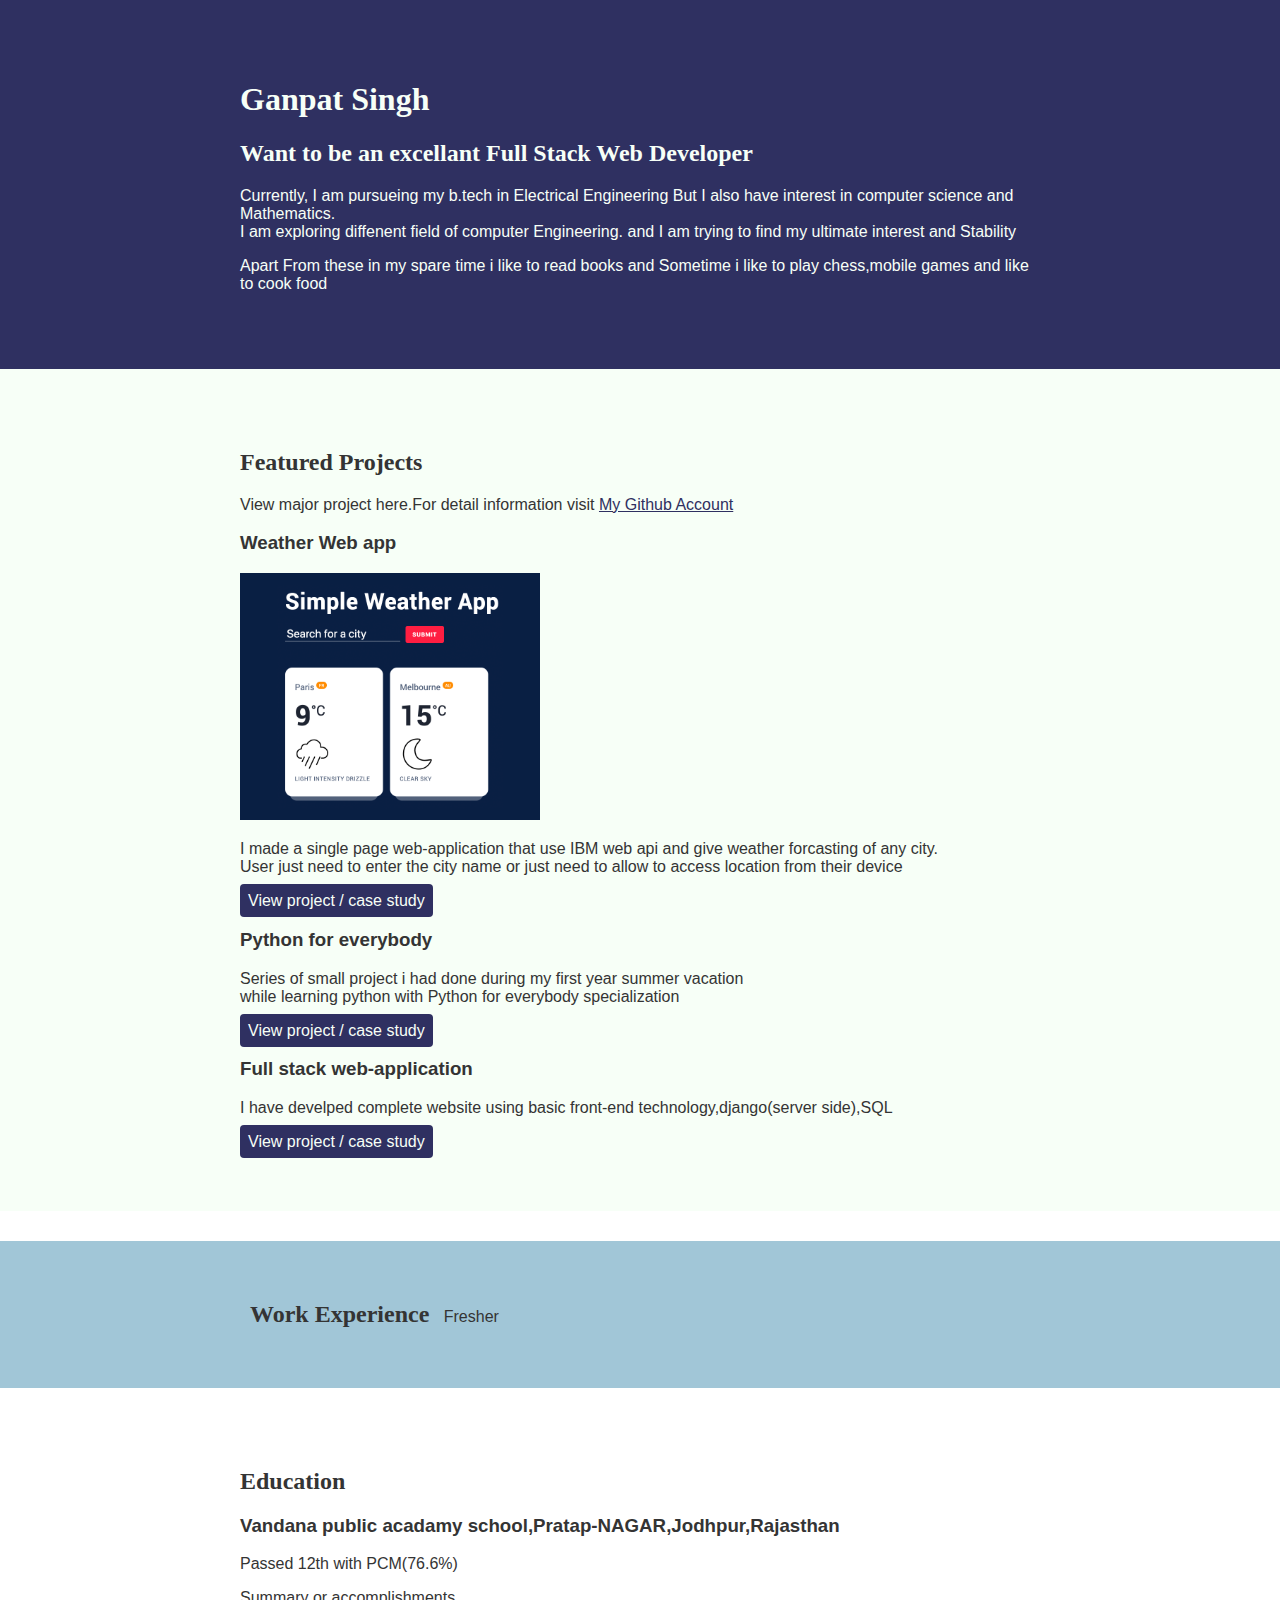
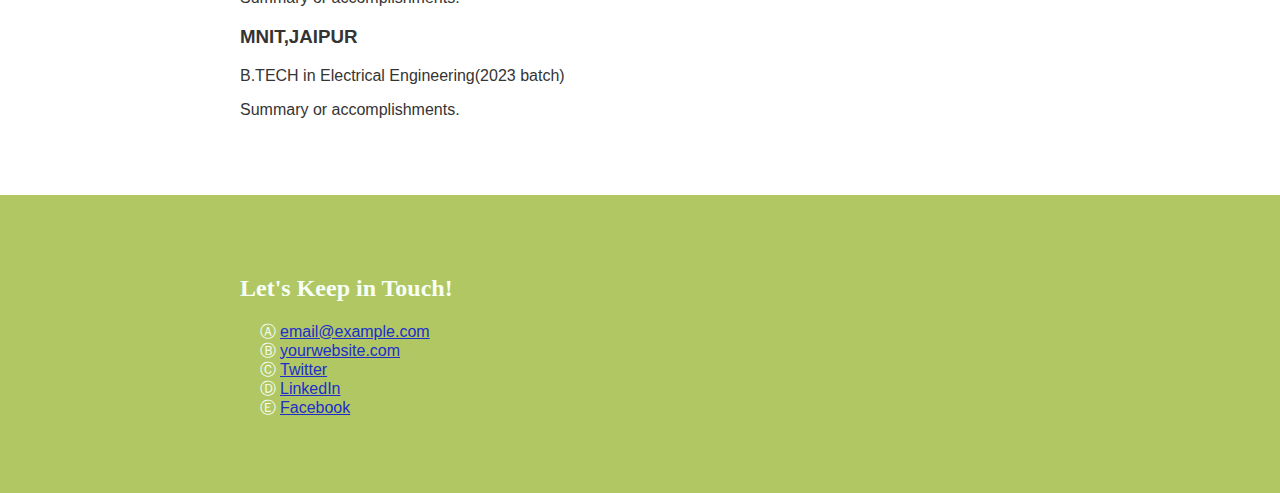
<file: index.html>
<!DOCTYPE html>
<html lang="en">

<head>
    <meta charset="UTF-8">
    <meta name="viewport" content="width=device-width, initial-scale=1.0">
    <link rel="stylesheet" type="text/css" href="css/style.css">
    <title>Ganpat Singh</title>
</head>

<body>
    <main>
        <!-- ***********************  ABOUT / PROFILE  *********************** -->
        <header>
            <div class="content-wrap">
                <h1>Ganpat Singh</h1>
                <h2>Want to be an excellant Full Stack Web Developer</h2>

                <p>Currently, I am pursueing my b.tech in Electrical Engineering But I also have interest in computer science and Mathematics.<br> I am exploring diffenent field of computer Engineering. and I am trying to find my ultimate interest and Stability</p>
                <p>Apart From these in my spare time i like to read books and Sometime i like to play chess,mobile games and like to cook food</p>
            </div>
        </header>

        <!-- ********************  PROJECTS / PORTFOLIO  ********************* -->
        <section class="projects">
            <div class="content-wrap">
                <h2>Featured Projects</h2>
                <p>View major project here.For detail information visit <a href="github.com/gsmnit">My Github Account</a></p>

                <!-- Copy the whhole <section> block to add more projects. -->
                <section>
                    <h3>Weather Web app</h3>
                    <img src="images/WeatherApp.png" alt="Homepage of my webApp">
                    <p>I made a single page web-application that use IBM web api and give weather forcasting of any city.<br> User just need to enter the city name or just need to allow to access location from their device</p>
                    <a href="#" class="btn" target="_blank">View project / case study</a>
                </section>
                <section>
                    <h3>Python for everybody</h3>
                    <p>Series of small project i had done during my first year summer vacation<br> while learning python with Python for everybody specialization</p>
                    <a href="#" class="btn" target="_blank">View project / case study</a>
                </section>
                <section>
                    <h3>Full stack web-application</h3>
                    <p>
                        I have develped complete website using basic front-end technology,django(server side),SQL
                    </p>
                    <a href="#" class="btn" target="_blank">View project / case study</a>
                </section>
            </div>
            <!-- End of Project block. -->
        </section>

        <!-- ***********************  WORK EXPERIENCE  *********************** -->
        <section class="work-experience">
            <div class="content-wrap">
                <h2 class="exp">Work Experience</h2>
                <p class="exp"> Fresher</p>
            </div>

            <!-- Copy this whole <section> block to add more jobs. -->
            <!-- End of Job block. -->
        </section>

        <!-- ******************  EDUCATION & CERTIFICATIONS ****************** -->
        <section>
            <div class="content-wrap">
                <h2>Education</h2>

                <!-- Copy this whole <section> block to add more schools. -->
                <section>
                    <h3>Vandana public acadamy school,Pratap-NAGAR,Jodhpur,Rajasthan </h3>
                    <p>Passed 12th with PCM(76.6%)</p>
                    <p>Summary or accomplishments.</p>
                </section>
                <section>
                    <h3>MNIT,JAIPUR</h3>
                    <p>B.TECH in Electrical Engineering(2023 batch)</p>
                    <p>Summary or accomplishments.</p>
                </section>
            </div>
            <!-- End of School block. -->
        </section>

        <!-- *****************  CONTACT INFO / SOCIAL MEDIA  ***************** -->
        <footer>
            <div class="content-wrap">
                <h2>Let's Keep in Touch!</h2>

                <!-- Social media and contact links. Add or remove any networks. -->
                <ul>
                    <li><a href="mailto:email@example.com">email@example.com</a></li>
                    <li><a href="http://yourwebsite.com" target="_blank">yourwebsite.com</a></li>
                    <li><a href="#" target="_blank">Twitter</a></li>
                    <li><a href="#" target="_blank">LinkedIn</a></li>
                    <li><a href="#" target="_blank">Facebook</a></li>
                </ul>
            </div>
        </footer>
    </main>
</body>

</html>
</file>
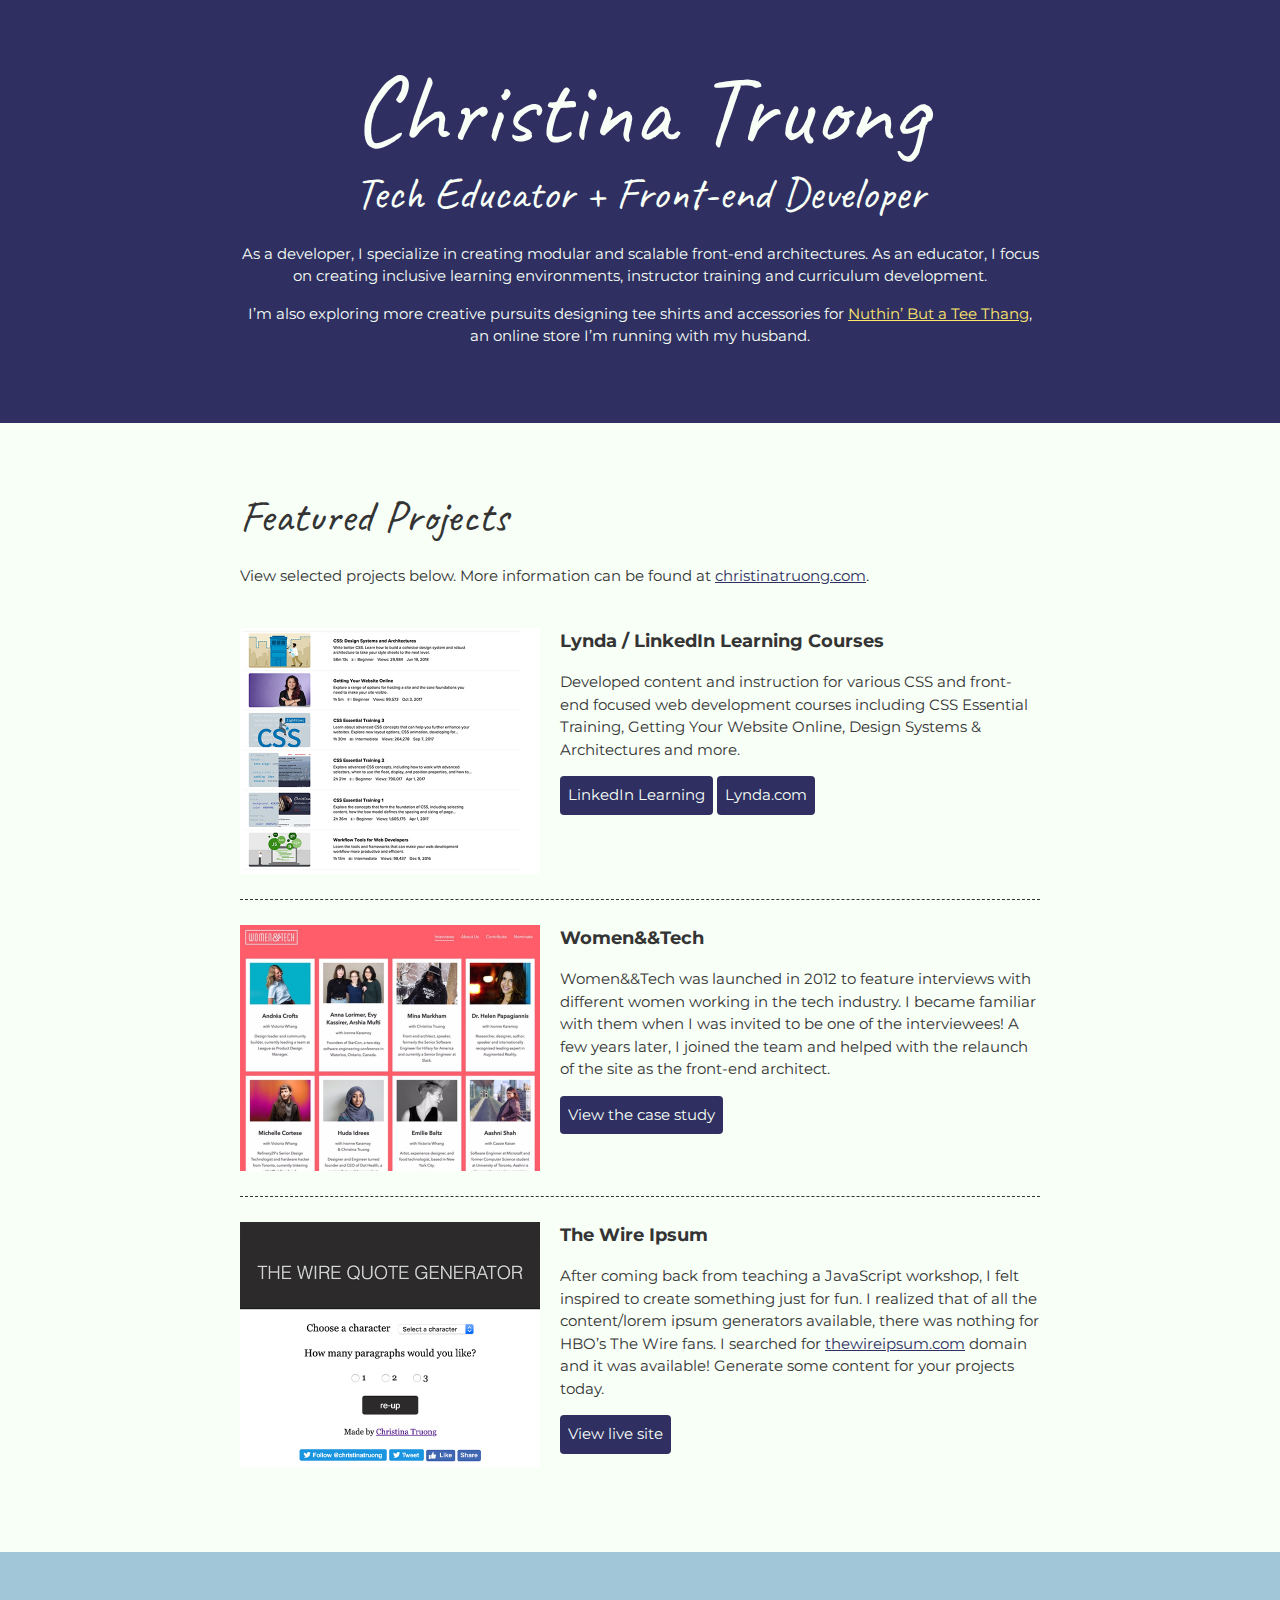
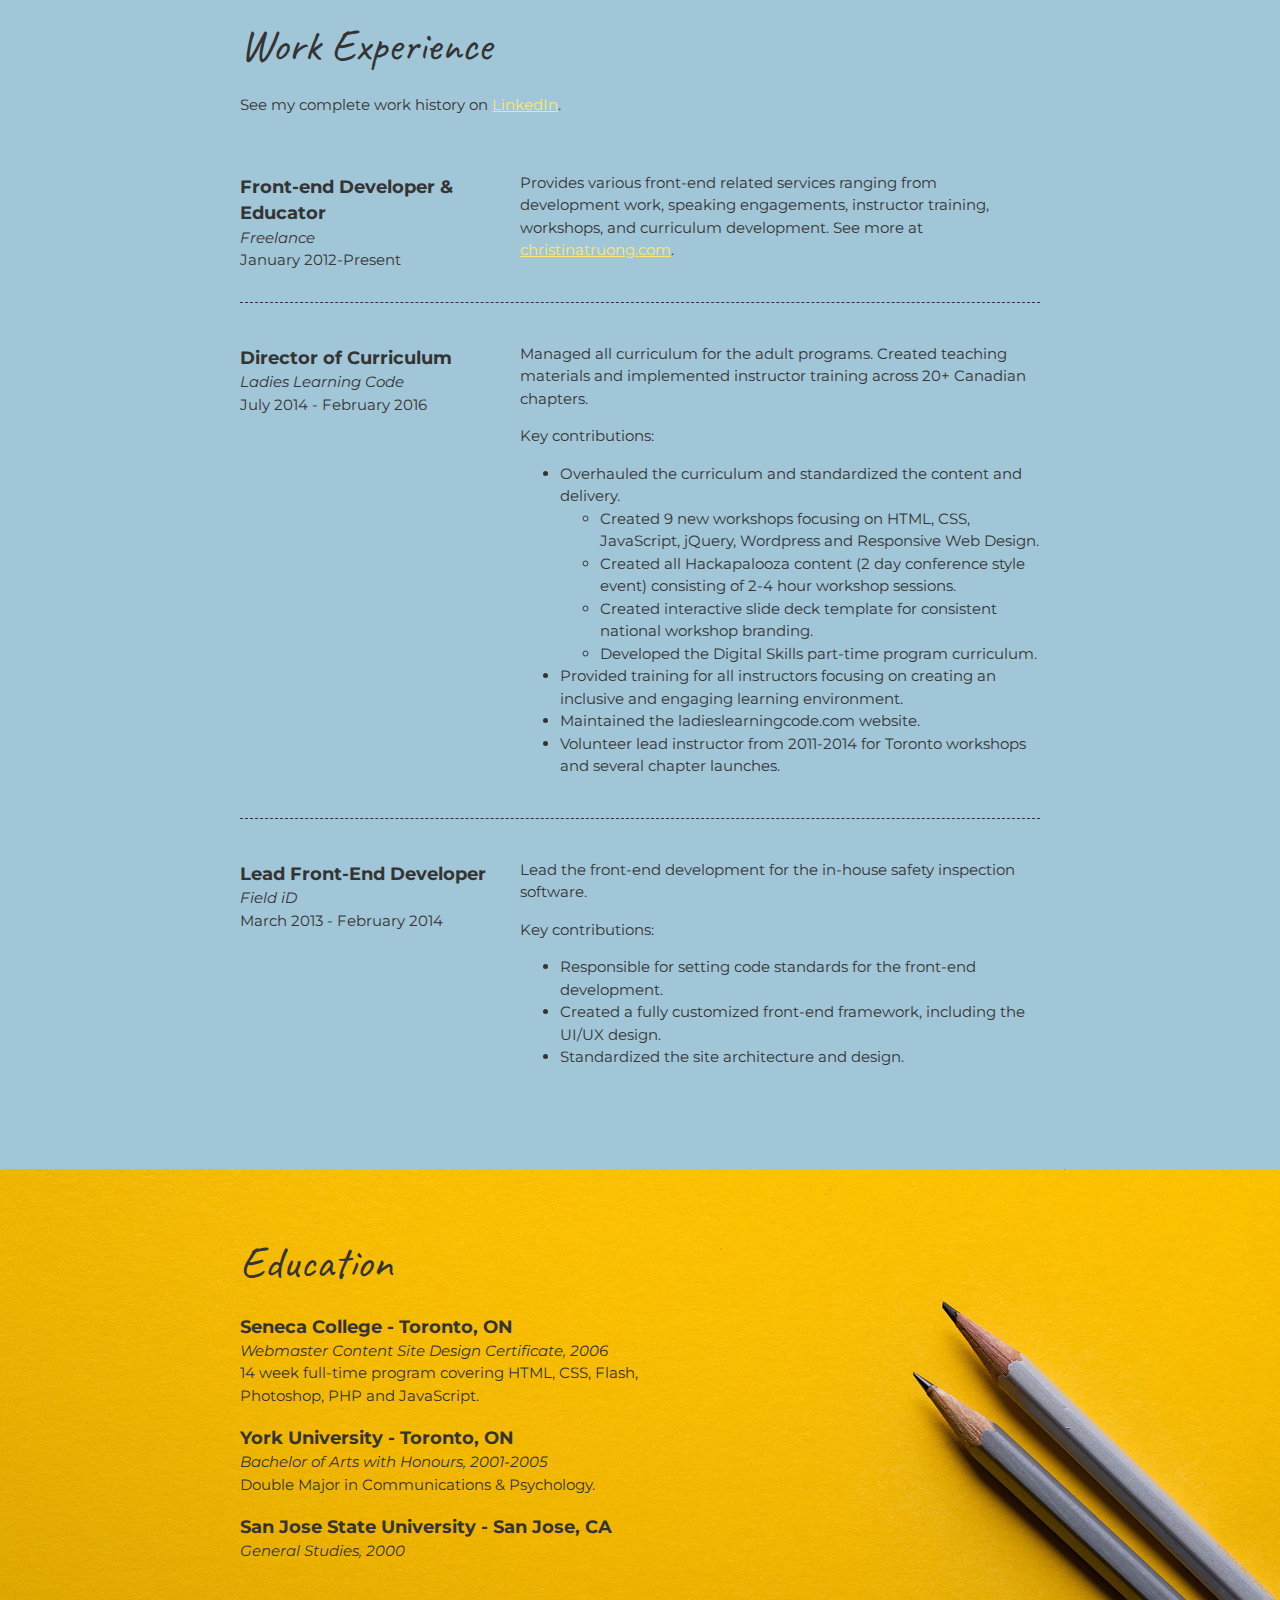
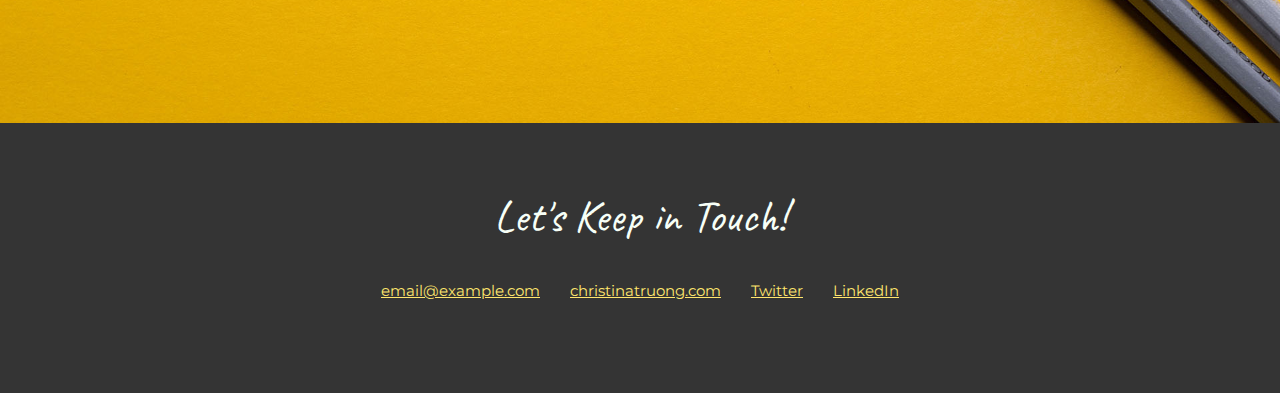
<file: css-essential-training-master/css-essential-training-master/css-portfolio/index.html>
<!DOCTYPE html>
<html lang="en">
  <head>
    <meta charset="UTF-8">
    <meta name="viewport" content="width=device-width, initial-scale=1.0">
    <title>Christina Truong, Tech Educator + Front-end Developer</title>
     <link href="https://fonts.googleapis.com/css?family=Caveat|Montserrat:400,600&display=swap" rel="stylesheet">
    <link rel="stylesheet" href="css/styles.css">
  </head>
  <body>
    <main>
      <!-- ***********************  ABOUT / PROFILE  *********************** -->
      <header>
        <div class="content-wrap">
          <h1>Christina Truong</h1>
          <h2>Tech Educator + Front-end Developer</h2>

          <p>As a developer, I specialize in creating modular and scalable front-end architectures. As an educator, I focus on creating inclusive learning environments, instructor training and curriculum development.</p>
          <p>I’m also exploring more creative pursuits designing tee shirts and accessories for <a href="http://teethang.com" target="_blank">Nuthin’ But a Tee Thang</a>, an online store I’m running with my husband.</p>
        </div>
      </header>

      <!-- ********************  PROJECTS / PORTFOLIO  ********************* -->
      <section class="projects">
        <div class="content-wrap divider">
          <h2>Featured Projects</h2>
          <p>View selected projects below. More information can be found at <a href="http://christinatruong.com">christinatruong.com</a>.</p>

          <!-- Project 1 -->
          <section class="project-item">
            <img src="images/project-courses.jpg" alt="course thumbnail">
            <h3>Lynda / LinkedIn Learning Courses</h3>
            <p>Developed content and instruction for various CSS and front-end focused web development courses including CSS Essential Training, Getting Your Website Online, Design Systems & Architectures and more.</p>
            <a class="btn" href="https://www.linkedin.com/learning/instructors/christina-truong?u=2125562" target="_blank">LinkedIn Learning</a>
            <a class="btn" href="https://www.lynda.com/Christina-Truong/7842227-1.html">Lynda.com</a>
          </section>

          <!-- Project 2 -->
          <section class="project-item">
            <img src="images/project-women-tech.jpg" alt="website thumbnail">
            <h3>Women&&Tech</h3>
            <p>Women&&Tech was launched in 2012 to feature interviews with different women working in the tech industry. I became familiar with them when I was invited to be one of the interviewees! A few years later, I joined the team and helped with the relaunch of the site as the front-end architect.</p>
            <a class="btn" href="http://christinatruong.com/projects/women-and-tech-redesign.html" target="_blank">View the case study</a>
          </section>

          <!-- Project 3 -->
          <section class="project-item">
            <img src="images/project-wire-ipsum.jpg" alt="website thumbnail">
            <h3>The Wire Ipsum</h3>
            <p>After coming back from teaching a JavaScript workshop, I felt inspired to create something just for fun. I realized that of all the content/lorem ipsum generators available, there was nothing for HBO’s The Wire fans. I searched for <a href="http://thewireipsum.com" target="_blank">thewireipsum.com</a> domain and it was available! Generate some content for your projects today.</p>
            <a class="btn" href="http://thewireipsum.com" target="_blank">View live site</a>
          </section>
        </div>
      </section>

      <!-- ***********************  WORK EXPERIENCE  *********************** -->
      <section class="work-experience item-details">
        <div class="content-wrap divider">
          <h2>Work Experience</h2>
          <p>See my complete work history on <a href="https://www.linkedin.com/in/christinatruong/">LinkedIn</a>.</p>

          <!-- Job 1 -->
          <section class="job-item">
            <div class="job-details">
              <h3>Front-end Developer & Educator</h3>
              <p>Freelance</p>
              <p>January 2012-Present</p>
            </div>
            <div class="job-summary">
              <p>Provides various front-end related services ranging from development work, speaking engagements, instructor training, workshops, and curriculum development. See more at  <a href="http://christinatruong.com">christinatruong.com</a>.</p>
            </div>
          </section>

          <!-- Job 2 -->
          <section class="job-item">
            <div class="job-details">
              <h3>Director of Curriculum</h3>
              <p>Ladies Learning Code</p>
              <p>July 2014 - February 2016</p>
            </div>
            <div class="job-summary">
              <p>Managed all curriculum for the adult programs. Created teaching materials and implemented instructor training across 20+ Canadian chapters.</p>
              <p>Key contributions:</p>
              <ul>
                <li>Overhauled the curriculum and standardized the content and delivery.
                  <ul>
                    <li>Created 9 new workshops focusing on HTML, CSS, JavaScript, jQuery, Wordpress and Responsive Web Design.</li>
                    <li>Created all Hackapalooza content (2 day conference style event) consisting of 2-4 hour workshop sessions.</li>
                    <li>Created interactive slide deck template for consistent national workshop branding.</li>
                    <li>Developed the Digital Skills part-time program curriculum.</li>
                  </ul>
                </li>
                <li>Provided training for all instructors focusing on creating an inclusive and engaging learning environment.</li>
                <li>Maintained the ladieslearningcode.com website.</li>
                <li>Volunteer lead instructor from 2011-2014 for Toronto workshops and several chapter launches.</li>
              </ul>
            </div>
          </section>

          <!-- Job 3 -->
          <section class="job-item">
            <div class="job-details">
              <h3>Lead Front-End Developer</h3>
              <p>Field iD</p>
              <p>March 2013 - February 2014</p>
            </div>
            <div class="job-details">
              <p>Lead the front-end development for the in-house safety inspection software.</p>
              <p>Key contributions:</p>
              <ul>
                <li>Responsible for setting code standards for the front-end development.</li>
                <li>Created a fully customized front-end framework, including the UI/UX design.</li>
                <li>Standardized the site architecture and design.</li>
              </ul>
            </div>
          </section>
        </div>
      </section>

      <!-- ******************  EDUCATION & CERTIFICATIONS ****************** -->
      <section class="education item-details">
        <div class="content-wrap">
          <h2>Education</h2>

          <section>
            <h3>Seneca College - Toronto, ON</h3>
            <p>Webmaster Content Site Design Certificate, 2006</p>
            <p>14 week full-time program covering HTML, CSS, Flash, Photoshop, PHP and JavaScript.</p>
          </section>

          <section>
            <h3>York University - Toronto, ON</h3>
            <p>Bachelor of Arts with Honours, 2001-2005</p>
            <p>Double Major in Communications & Psychology.</p>
          </section>

          <section>
            <h3>San Jose State University - San Jose, CA</h3>
            <p>General Studies, 2000</p>
          </section>
        </div>
      </section>

      <!-- *****************  CONTACT INFO / SOCIAL MEDIA  ***************** -->
      <footer>
        <div class="content-wrap">
          <h2>Let's Keep in Touch!</h2>

          <!-- Social media and contact links. Add or remove any networks. -->
          <ul class="contact-list">
            <li><a href="mailto:email@example.com">email@example.com</a></li>
            <li><a href="http://christinatruong.com" target="_blank">christinatruong.com</a></li>
            <li><a href="http://twitter.com/christinatruong" target="_blank">Twitter</a></li>
            <li><a href="#" target="_blank">LinkedIn</a></li>
          </ul>
        </div>
      </footer>
    </main>
  </body>
</html>
</file>
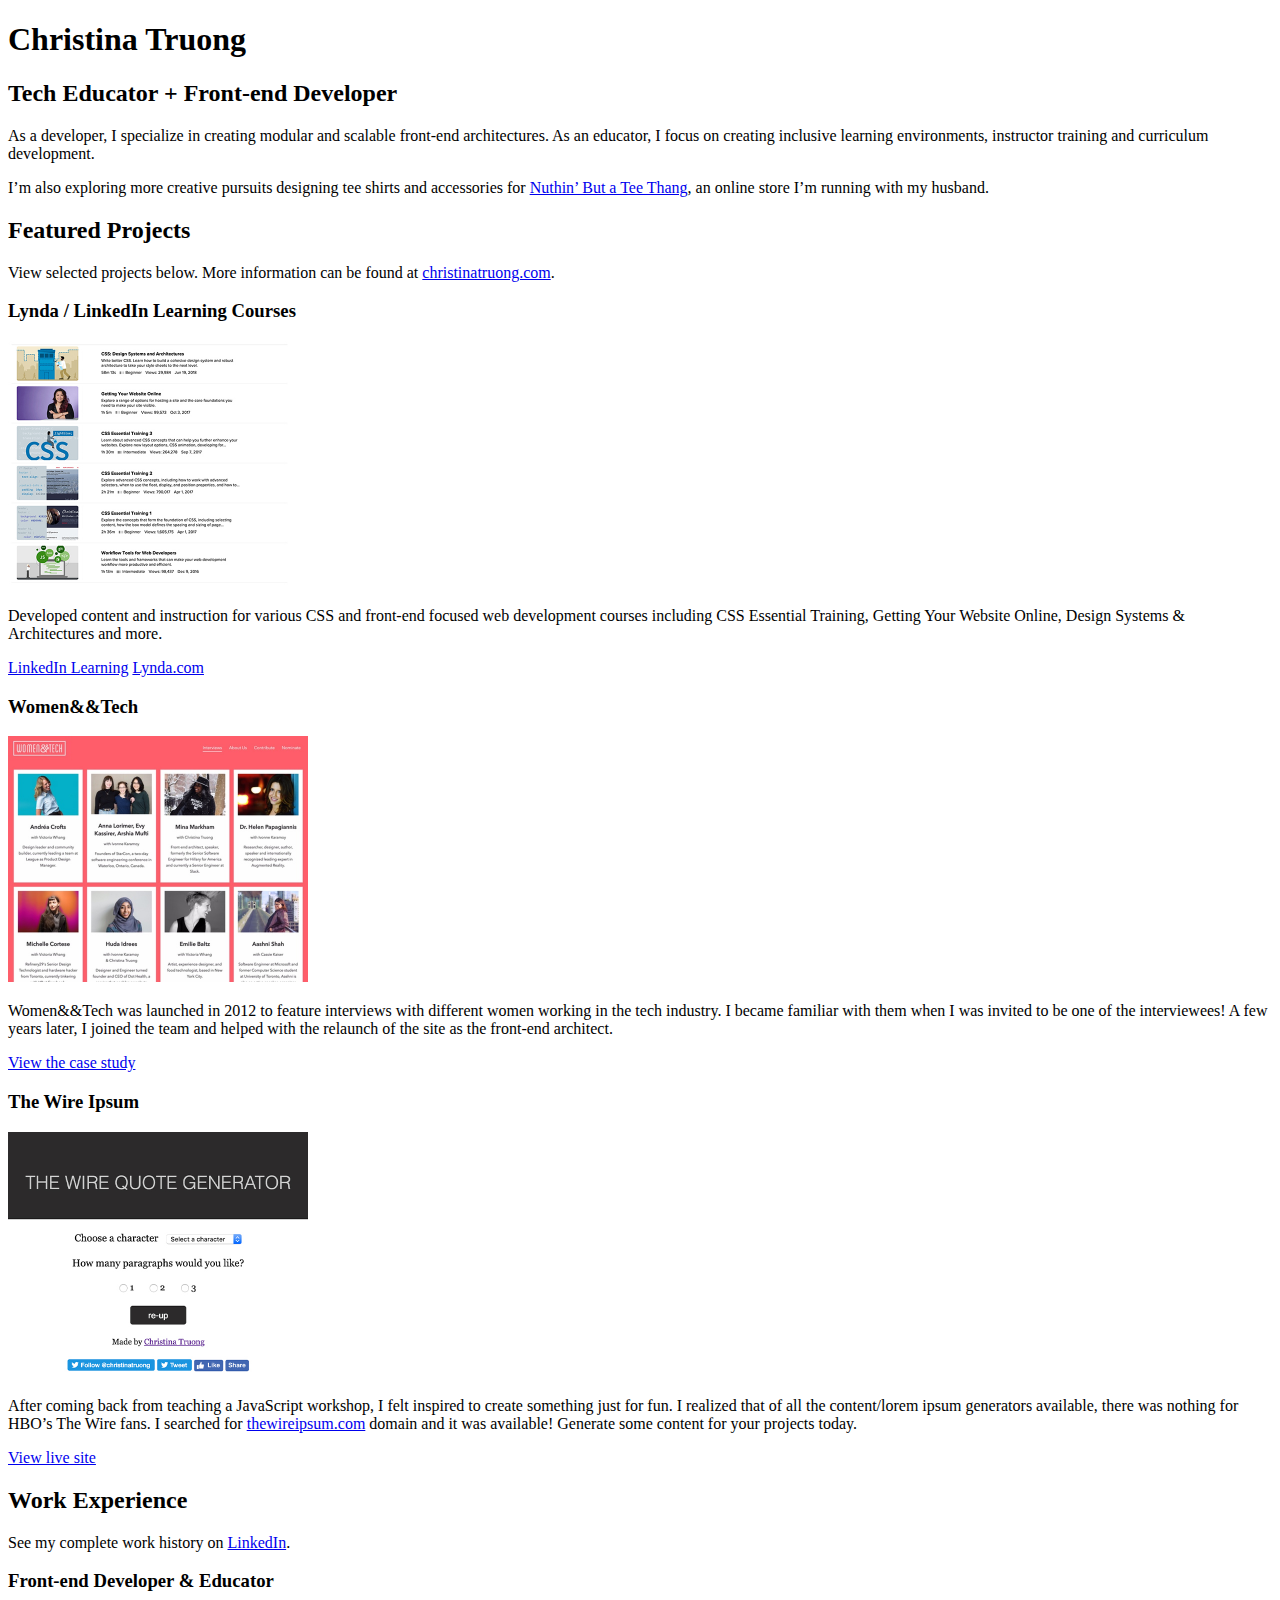
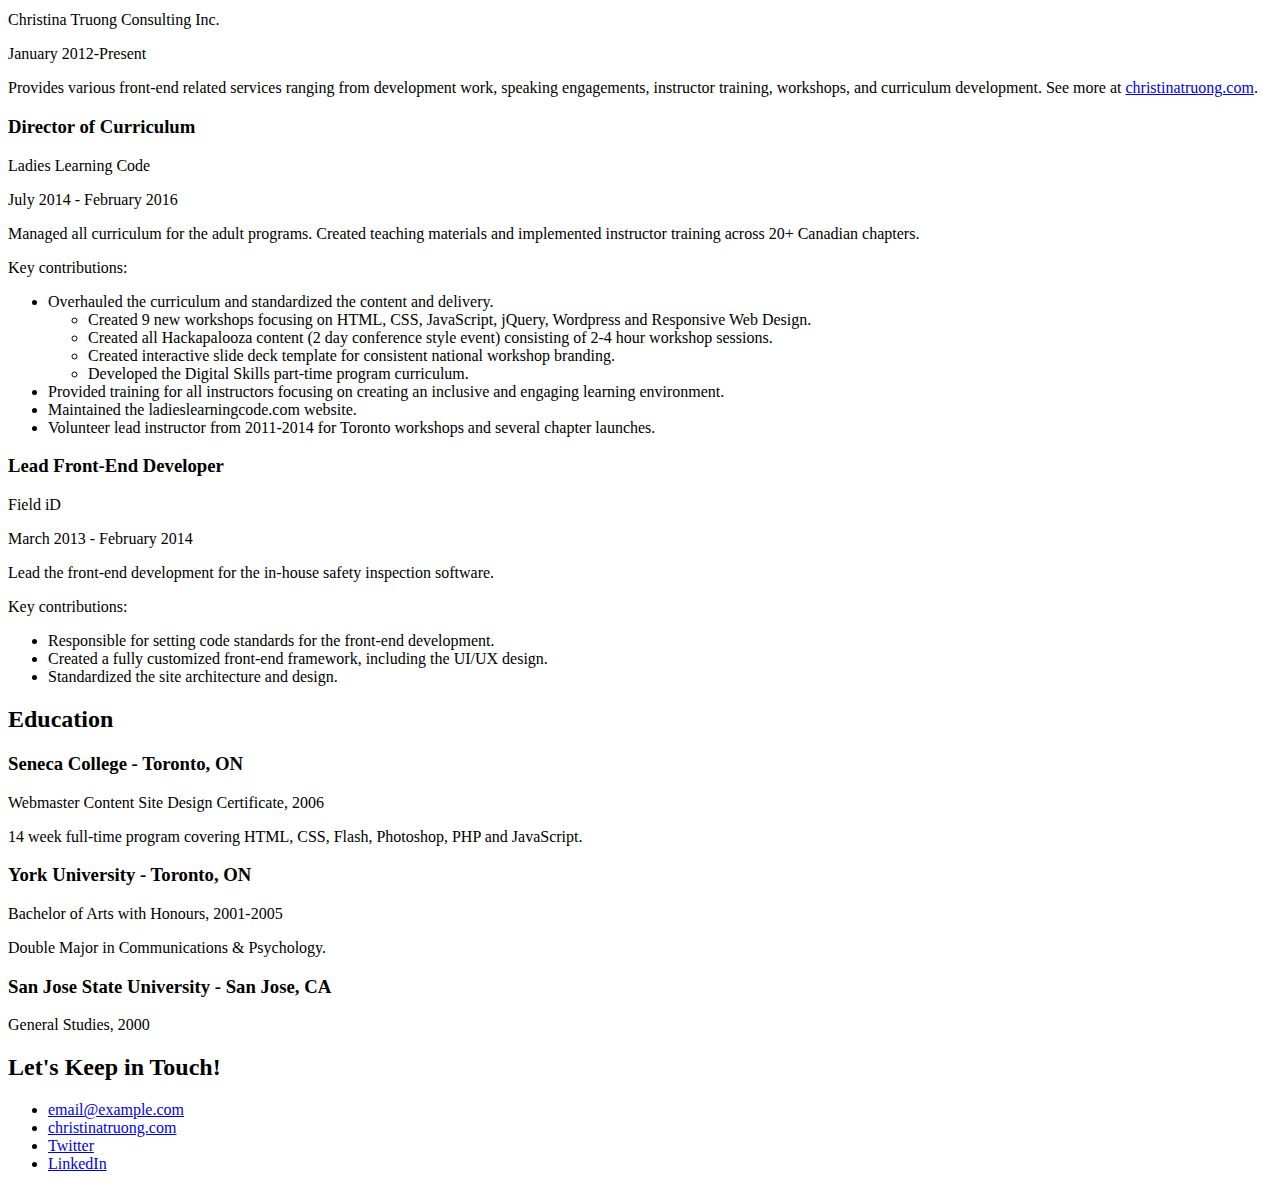
<file: css-essential-training-master/css-essential-training-master/Exercises/Ch2/02_12/css-portfolio/index.html>
<!DOCTYPE html>
<html lang="en">
  <head>
    <meta charset="UTF-8">
    <meta name="viewport" content="width=device-width, initial-scale=1.0">
    <title>Christina Truong, Tech Educator + Front-end Developer</title>
    <link rel="stylesheet" href="css/styles.css">
  </head>
  <body>
    <main>
      <!-- ***************  ABOUT / PROFILE  **************** -->
      <header>
        <h1>Christina Truong</h1>
        <h2>Tech Educator + Front-end Developer</h2>

        <p>As a developer, I specialize in creating modular and scalable front-end architectures. As an educator, I focus on creating inclusive learning environments, instructor training and curriculum development.</p>
        <p>I’m also exploring more creative pursuits designing tee shirts and accessories for <a href="http://teethang.com" target="_blank">Nuthin’ But a Tee Thang</a>, an online store I’m running with my husband.</p>
      </header>

      <!-- ************ PROJECTS / PORTFOLIO  ************** -->
      <section>
        <h2>Featured Projects</h2>
        <p>View selected projects below. More information can be found at <a href="http://christinatruong.com">christinatruong.com</a>.</p>

        <!-- Project 1 -->
        <section>
          <h3>Lynda / LinkedIn Learning Courses</h3>
          <img src="images/project-courses.jpg" alt="Lynda & LinkedIn Learning course list">
          <p>Developed content and instruction for various CSS and front-end focused web development courses including CSS Essential Training, Getting Your Website Online, Design Systems & Architectures and more.</p>
          <a href="https://www.linkedin.com/learning/instructors/christina-truong?u=2125562" target="_blank">LinkedIn Learning</a>
          <a href="https://www.lynda.com/Christina-Truong/7842227-1.html">Lynda.com</a>
        </section>

        <!-- Project 2 -->
        <section>
          <h3>Women&&Tech</h3>
          <img src="images/project-women-tech.jpg" alt="Women and Tech website">
          <p>Women&&Tech was launched in 2012 to feature interviews with different women working in the tech industry. I became familiar with them when I was invited to be one of the interviewees! A few years later, I joined the team and helped with the relaunch of the site as the front-end architect.</p>
          <a href="http://christinatruong.com/projects/women-and-tech-redesign.html" target="_blank">View the case study</a>
        </section>

        <!-- Project 3 -->
        <section>
          <h3>The Wire Ipsum</h3>
          <img src="images/project-wire-ipsum.jpg" alt="The Wire Ipsum website">
          <p>After coming back from teaching a JavaScript workshop, I felt inspired to create something just for fun. I realized that of all the content/lorem ipsum generators available, there was nothing for HBO’s The Wire fans. I searched for <a href="http://thewireipsum.com" target="_blank">thewireipsum.com</a> domain and it was available! Generate some content for your projects today.</p>
          <a href="http://thewireipsum.com" target="_blank">View live site</a>
        </section>
      </section>

      <!-- ***************  WORK EXPERIENCE  ***************** -->
      <section>
        <h2>Work Experience</h2>
        <p>See my complete work history on <a href="https://www.linkedin.com/in/christinatruong/">LinkedIn</a>.</p>

        <!-- Job 1 -->
        <section>
          <h3>Front-end Developer & Educator</h3>
          <p>Christina Truong Consulting Inc.</p>
          <p>January 2012-Present</p>
          <p>Provides various front-end related services ranging from development work, speaking engagements, instructor training, workshops, and curriculum development. See more at  <a href="http://christinatruong.com">christinatruong.com</a>.</p>
        </section>

        <!-- Job 2 -->
        <section>
          <h3>Director of Curriculum</h3>
          <p>Ladies Learning Code</p>
          <p>July 2014 - February 2016</p>
          <p>Managed all curriculum for the adult programs. Created teaching materials and implemented instructor training across 20+ Canadian chapters.</p>
          <p>Key contributions:</p>
          <ul>
            <li>Overhauled the curriculum and standardized the content and delivery.
              <ul>
                <li>Created 9 new workshops focusing on HTML, CSS, JavaScript, jQuery, Wordpress and Responsive Web Design.</li>
                <li>Created all Hackapalooza content (2 day conference style event) consisting of 2-4 hour workshop sessions.</li>
                <li>Created interactive slide deck template for consistent national workshop branding.</li>
                <li>Developed the Digital Skills part-time program curriculum.</li>
              </ul>
            </li>
            <li>Provided training for all instructors focusing on creating an inclusive and engaging learning environment.</li>
            <li>Maintained the ladieslearningcode.com website.</li>
            <li>Volunteer lead instructor from 2011-2014 for Toronto workshops and several chapter launches.</li>
          </ul>
        </section>

        <!-- Job 3 -->
        <section>
          <h3>Lead Front-End Developer</h3>
          <p>Field iD</p>
          <p>March 2013 - February 2014</p>
          <p>Lead the front-end development for the in-house safety inspection software.</p>
          <p>Key contributions:</p>
          <ul>
            <li>Responsible for setting code standards for the front-end development.</li>
            <li>Created a fully customized front-end framework, including the UI/UX design.</li>
            <li>Standardized the site architecture and design.</li>
          </ul>
        </section>
      </section>

      <!-- ******************  EDUCATION & CERTIFICATIONS ****************** -->
      <section>
        <h2>Education</h2>

        <section>
          <h3>Seneca College - Toronto, ON</h3>
          <p>Webmaster Content Site Design Certificate, 2006</p>
          <p>14 week full-time program covering HTML, CSS, Flash, Photoshop, PHP and JavaScript.</p>
        </section>

        <section>
          <h3>York University - Toronto, ON</h3>
          <p>Bachelor of Arts with Honours, 2001-2005</p>
          <p>Double Major in Communications & Psychology.</p>
        </section>

        <section>
          <h3>San Jose State University - San Jose, CA</h3>
          <p>General Studies, 2000</p>
        </section>
      </section>

      <!-- *****************  CONTACT INFO / SOCIAL MEDIA  ***************** -->
      <footer>
        <h2>Let's Keep in Touch!</h2>

        <!-- Social media and contact links. Add or remove any networks. -->
        <ul>
          <li><a href="mailto:email@example.com">email@example.com</a></li>
          <li><a href="http://christinatruong.com" target="_blank">christinatruong.com</a></li>
          <li><a href="http://twitter.com/christinatruong" target="_blank">Twitter</a></li>
          <li><a href="#" target="_blank">LinkedIn</a></li>
        </ul>
      </footer>
    </main>
  </body>
</html>
</file>
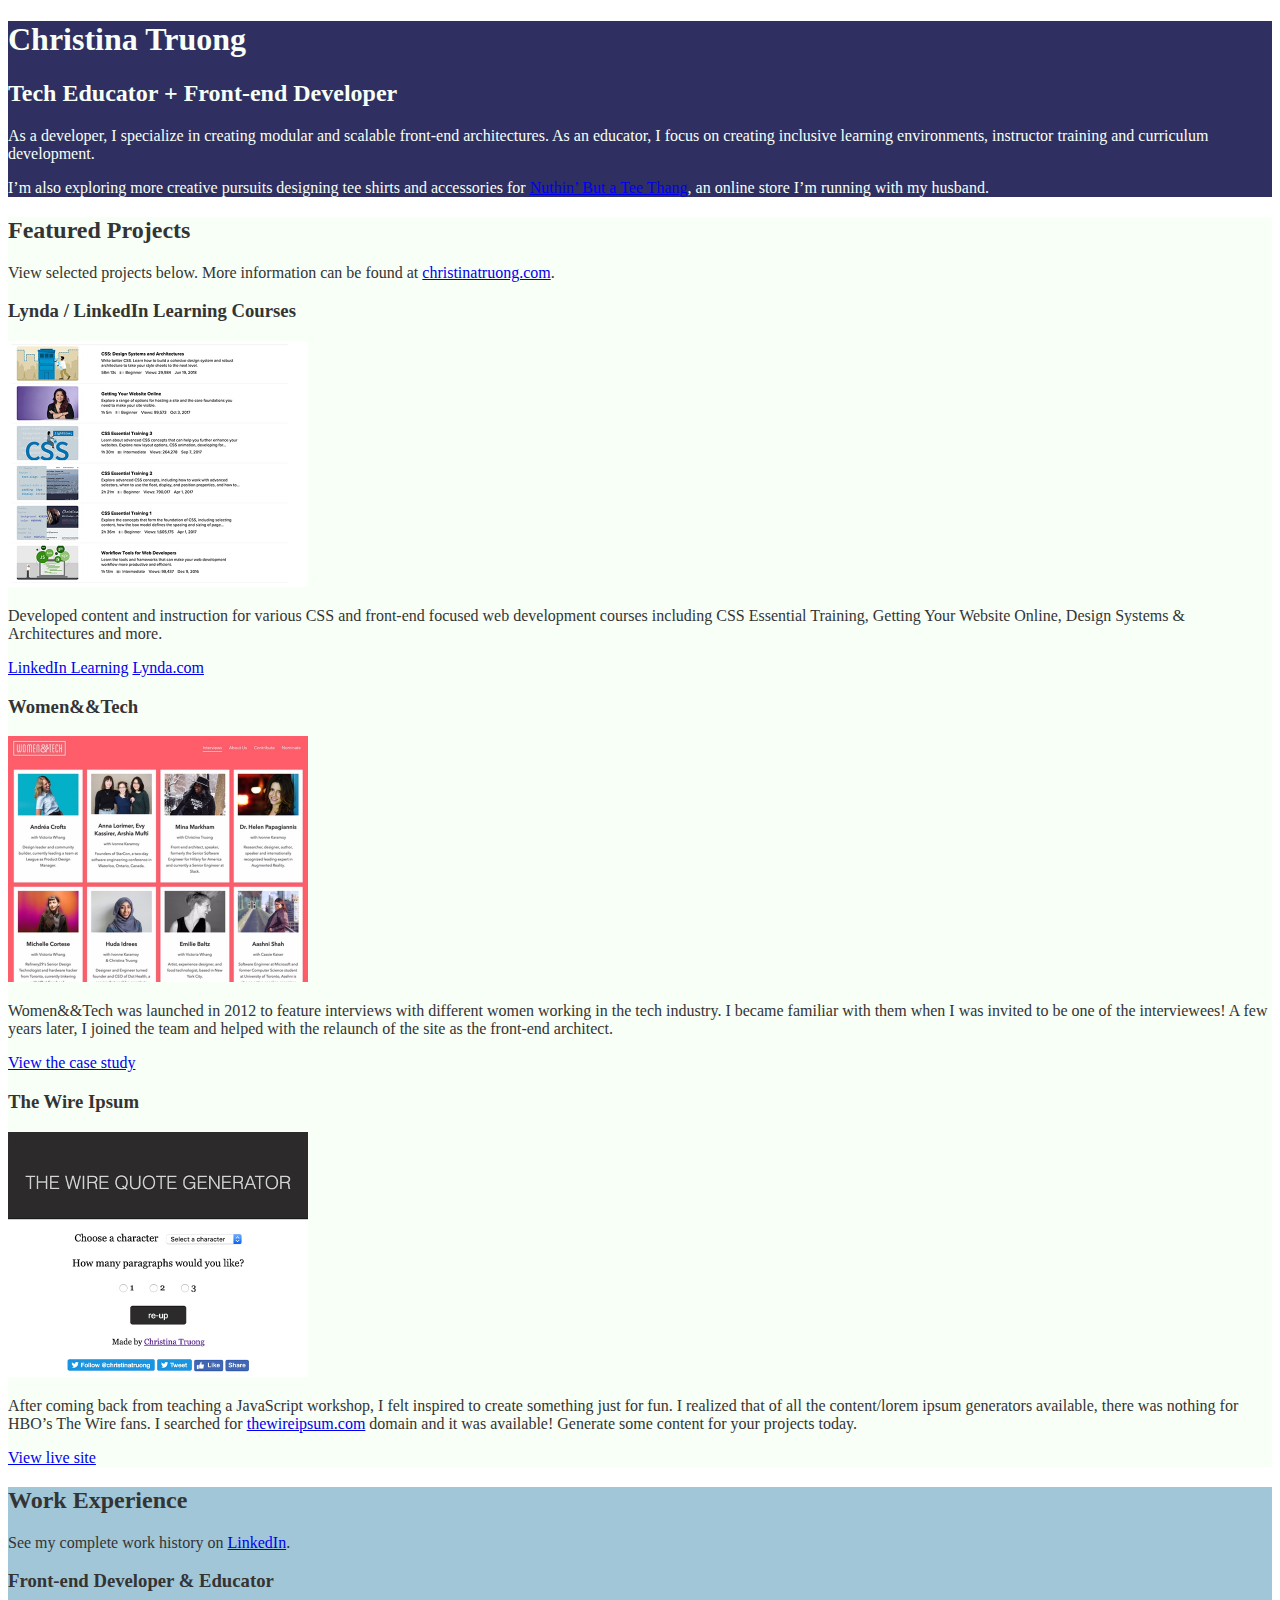
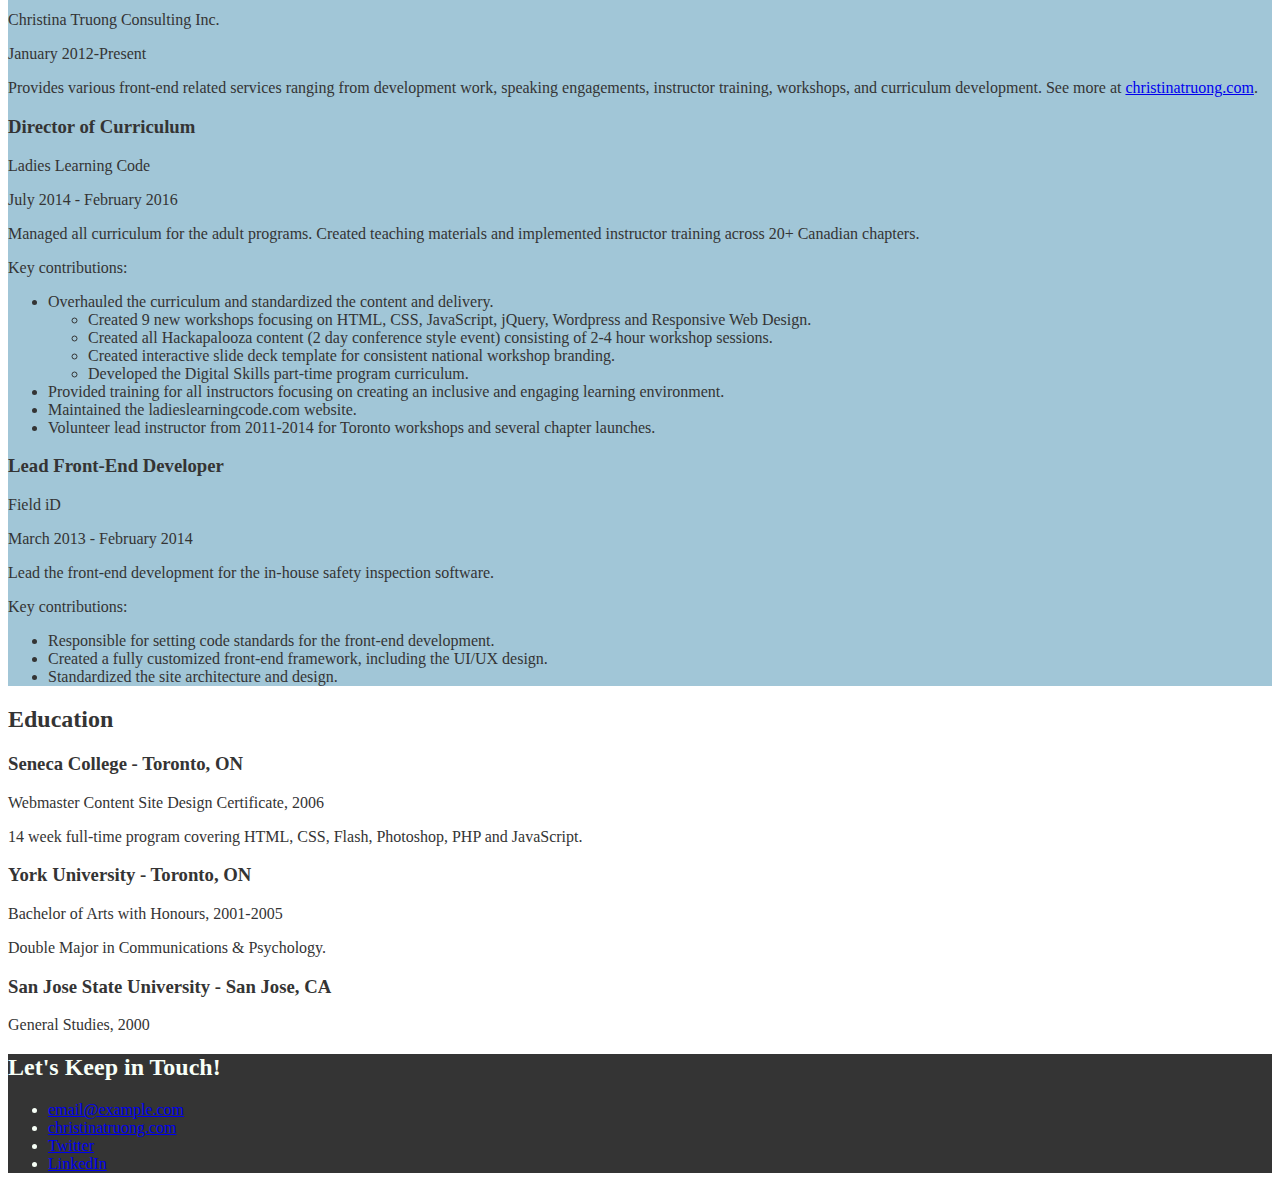
<file: css-essential-training-master/css-essential-training-master/Exercises/Ch2/02_14/css-portfolio/index.html>
<!DOCTYPE html>
<html lang="en">
  <head>
    <meta charset="UTF-8">
    <meta name="viewport" content="width=device-width, initial-scale=1.0">
    <title>Christina Truong, Tech Educator + Front-end Developer</title>
    <link rel="stylesheet" href="css/styles.css">
  </head>
  <body>
    <main>
      <!-- ***************  ABOUT / PROFILE  **************** -->
      <header>
        <h1>Christina Truong</h1>
        <h2>Tech Educator + Front-end Developer</h2>

        <p>As a developer, I specialize in creating modular and scalable front-end architectures. As an educator, I focus on creating inclusive learning environments, instructor training and curriculum development.</p>
        <p>I’m also exploring more creative pursuits designing tee shirts and accessories for <a href="http://teethang.com" target="_blank">Nuthin’ But a Tee Thang</a>, an online store I’m running with my husband.</p>
      </header>

      <!-- ************ PROJECTS / PORTFOLIO  ************** -->
      <section class="projects">
        <h2>Featured Projects</h2>
        <p>View selected projects below. More information can be found at <a href="http://christinatruong.com">christinatruong.com</a>.</p>

        <!-- Project 1 -->
        <section>
          <h3>Lynda / LinkedIn Learning Courses</h3>
          <img src="images/project-courses.jpg" alt="Lynda & LinkedIn Learning course list">
          <p>Developed content and instruction for various CSS and front-end focused web development courses including CSS Essential Training, Getting Your Website Online, Design Systems & Architectures and more.</p>
          <a href="https://www.linkedin.com/learning/instructors/christina-truong?u=2125562" target="_blank">LinkedIn Learning</a>
          <a href="https://www.lynda.com/Christina-Truong/7842227-1.html">Lynda.com</a>
        </section>

        <!-- Project 2 -->
        <section>
          <h3>Women&&Tech</h3>
          <img src="images/project-women-tech.jpg" alt="Women and Tech website">
          <p>Women&&Tech was launched in 2012 to feature interviews with different women working in the tech industry. I became familiar with them when I was invited to be one of the interviewees! A few years later, I joined the team and helped with the relaunch of the site as the front-end architect.</p>
          <a href="http://christinatruong.com/projects/women-and-tech-redesign.html" target="_blank">View the case study</a>
        </section>

        <!-- Project 3 -->
        <section>
          <h3>The Wire Ipsum</h3>
          <img src="images/project-wire-ipsum.jpg" alt="The Wire Ipsum website">
          <p>After coming back from teaching a JavaScript workshop, I felt inspired to create something just for fun. I realized that of all the content/lorem ipsum generators available, there was nothing for HBO’s The Wire fans. I searched for <a href="http://thewireipsum.com" target="_blank">thewireipsum.com</a> domain and it was available! Generate some content for your projects today.</p>
          <a href="http://thewireipsum.com" target="_blank">View live site</a>
        </section>
      </section>

      <!-- ***************  WORK EXPERIENCE  ***************** -->
      <section class="work-experience">
        <h2>Work Experience</h2>
        <p>See my complete work history on <a href="https://www.linkedin.com/in/christinatruong/">LinkedIn</a>.</p>

        <!-- Job 1 -->
        <section>
          <h3>Front-end Developer & Educator</h3>
          <p>Christina Truong Consulting Inc.</p>
          <p>January 2012-Present</p>
          <p>Provides various front-end related services ranging from development work, speaking engagements, instructor training, workshops, and curriculum development. See more at  <a href="http://christinatruong.com">christinatruong.com</a>.</p>
        </section>

        <!-- Job 2 -->
        <section>
          <h3>Director of Curriculum</h3>
          <p>Ladies Learning Code</p>
          <p>July 2014 - February 2016</p>
          <p>Managed all curriculum for the adult programs. Created teaching materials and implemented instructor training across 20+ Canadian chapters.</p>
          <p>Key contributions:</p>
          <ul>
            <li>Overhauled the curriculum and standardized the content and delivery.
              <ul>
                <li>Created 9 new workshops focusing on HTML, CSS, JavaScript, jQuery, Wordpress and Responsive Web Design.</li>
                <li>Created all Hackapalooza content (2 day conference style event) consisting of 2-4 hour workshop sessions.</li>
                <li>Created interactive slide deck template for consistent national workshop branding.</li>
                <li>Developed the Digital Skills part-time program curriculum.</li>
              </ul>
            </li>
            <li>Provided training for all instructors focusing on creating an inclusive and engaging learning environment.</li>
            <li>Maintained the ladieslearningcode.com website.</li>
            <li>Volunteer lead instructor from 2011-2014 for Toronto workshops and several chapter launches.</li>
          </ul>
        </section>

        <!-- Job 3 -->
        <section>
          <h3>Lead Front-End Developer</h3>
          <p>Field iD</p>
          <p>March 2013 - February 2014</p>
          <p>Lead the front-end development for the in-house safety inspection software.</p>
          <p>Key contributions:</p>
          <ul>
            <li>Responsible for setting code standards for the front-end development.</li>
            <li>Created a fully customized front-end framework, including the UI/UX design.</li>
            <li>Standardized the site architecture and design.</li>
          </ul>
        </section>
      </section>

      <!-- ******************  EDUCATION & CERTIFICATIONS ****************** -->
      <section class="education">
        <h2>Education</h2>

        <section>
          <h3>Seneca College - Toronto, ON</h3>
          <p>Webmaster Content Site Design Certificate, 2006</p>
          <p>14 week full-time program covering HTML, CSS, Flash, Photoshop, PHP and JavaScript.</p>
        </section>

        <section>
          <h3>York University - Toronto, ON</h3>
          <p>Bachelor of Arts with Honours, 2001-2005</p>
          <p>Double Major in Communications & Psychology.</p>
        </section>

        <section>
          <h3>San Jose State University - San Jose, CA</h3>
          <p>General Studies, 2000</p>
        </section>
      </section>

      <!-- *****************  CONTACT INFO / SOCIAL MEDIA  ***************** -->
      <footer>
        <h2>Let's Keep in Touch!</h2>

        <!-- Social media and contact links. Add or remove any networks. -->
        <ul>
          <li><a href="mailto:email@example.com">email@example.com</a></li>
          <li><a href="http://christinatruong.com" target="_blank">christinatruong.com</a></li>
          <li><a href="http://twitter.com/christinatruong" target="_blank">Twitter</a></li>
          <li><a href="#" target="_blank">LinkedIn</a></li>
        </ul>
      </footer>
    </main>
  </body>
</html>
</file>
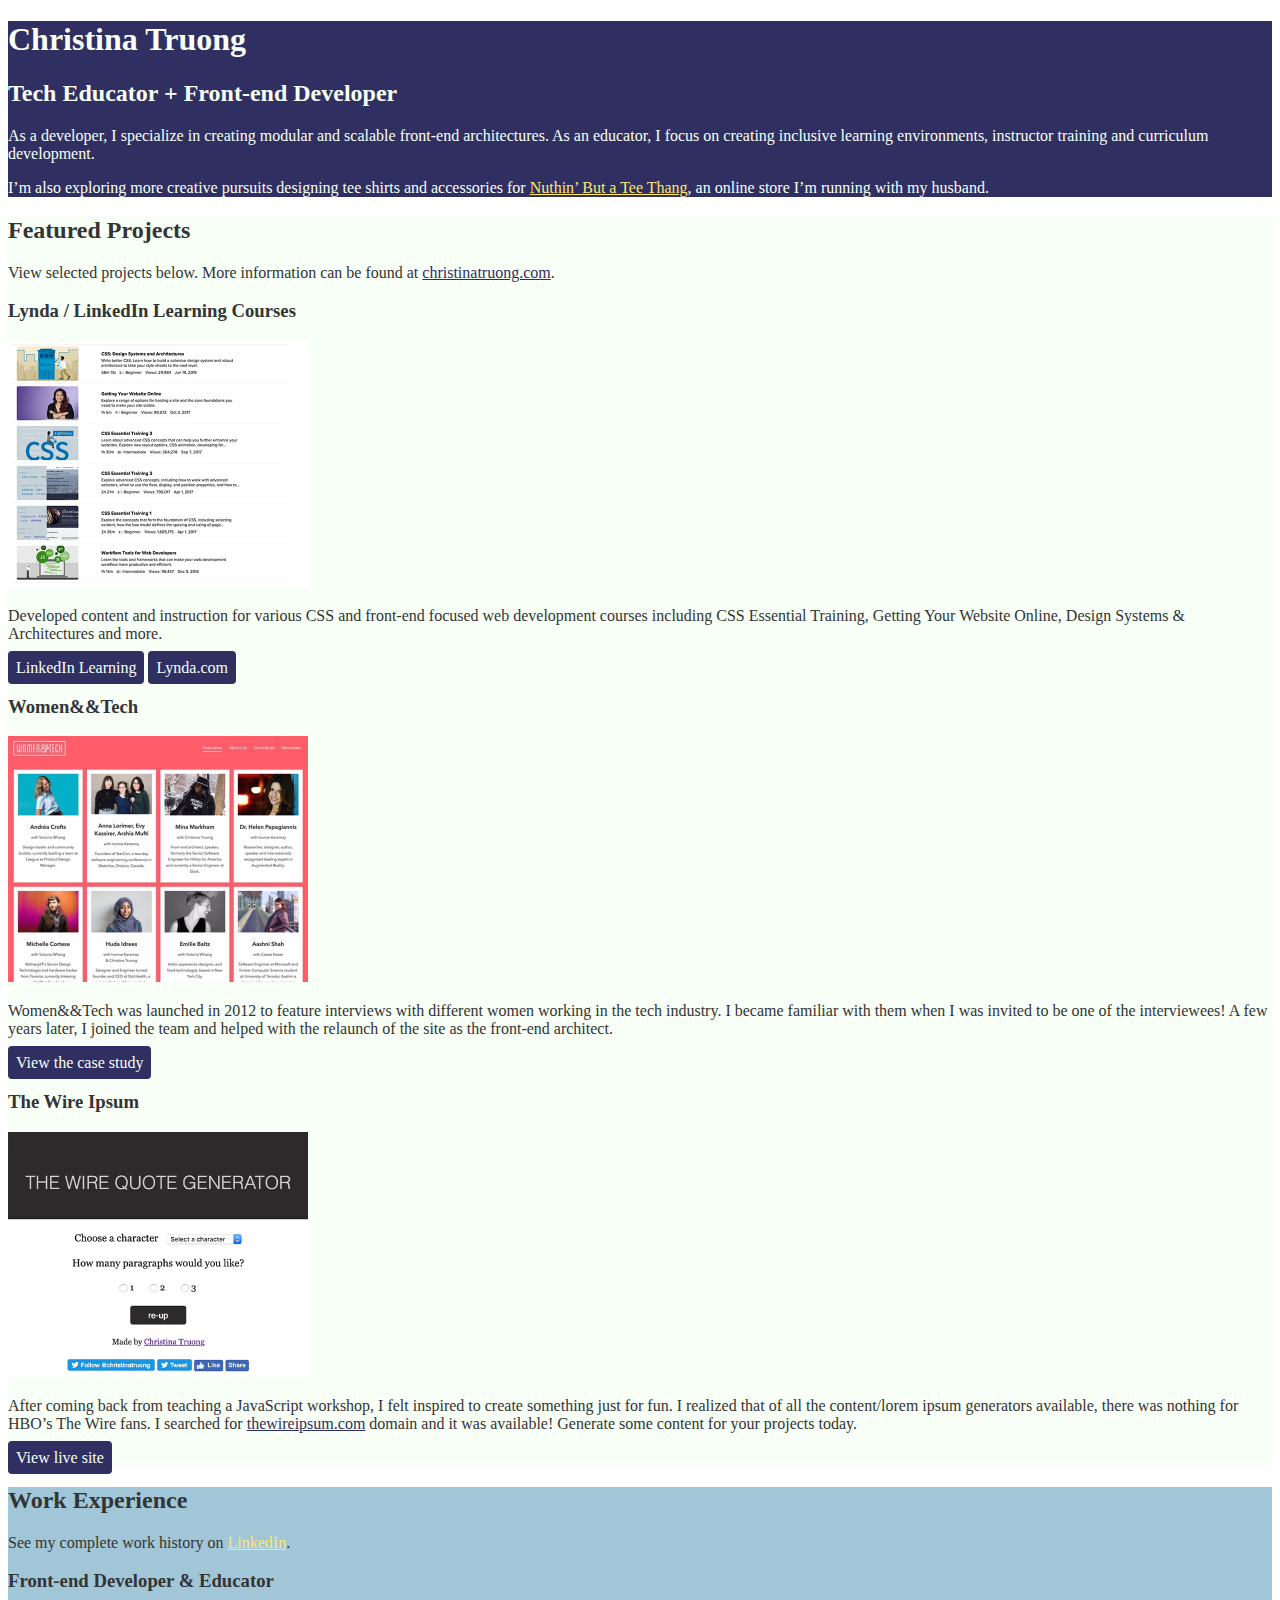
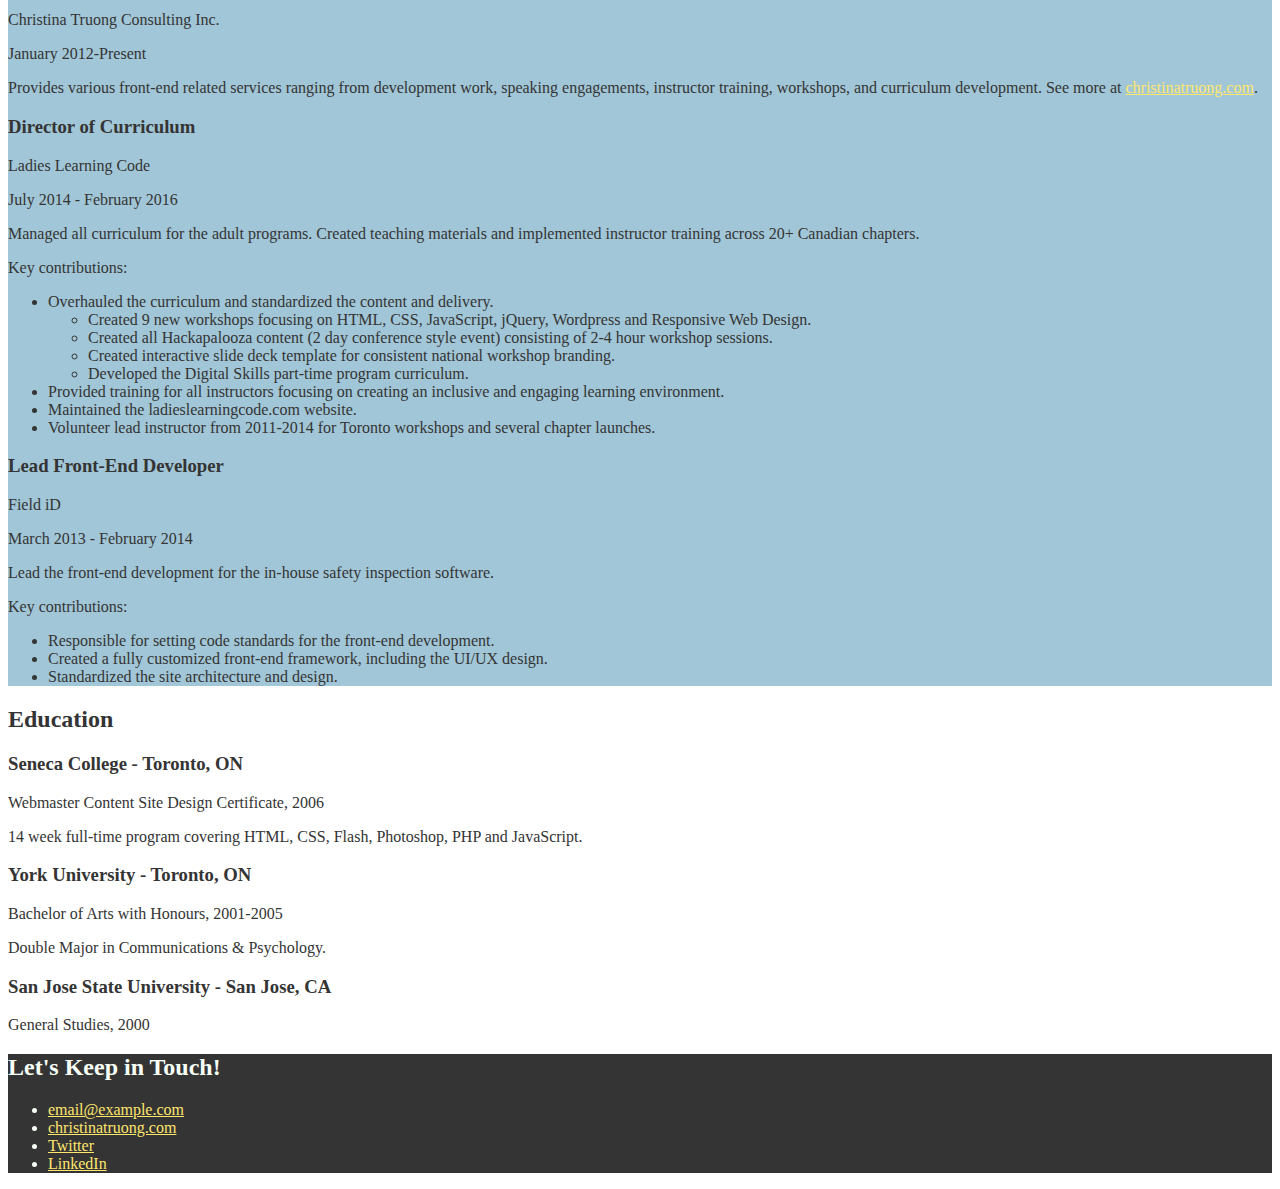
<file: css-essential-training-master/css-essential-training-master/Exercises/Ch3/03_08/css-portfolio/index.html>
<!DOCTYPE html>
<html lang="en">
  <head>
    <meta charset="UTF-8">
    <meta name="viewport" content="width=device-width, initial-scale=1.0">
    <title>Christina Truong, Tech Educator + Front-end Developer</title>
    <link rel="stylesheet" href="css/styles.css">
  </head>
  <body>
    <main>
      <!-- ***************  ABOUT / PROFILE  **************** -->
      <header>
        <h1>Christina Truong</h1>
        <h2>Tech Educator + Front-end Developer</h2>

        <p>As a developer, I specialize in creating modular and scalable front-end architectures. As an educator, I focus on creating inclusive learning environments, instructor training and curriculum development.</p>
        <p>I’m also exploring more creative pursuits designing tee shirts and accessories for <a href="http://teethang.com" target="_blank">Nuthin’ But a Tee Thang</a>, an online store I’m running with my husband.</p>
      </header>

      <!-- ************ PROJECTS / PORTFOLIO  ************** -->
      <section class="projects">
        <h2>Featured Projects</h2>
        <p>View selected projects below. More information can be found at <a href="http://christinatruong.com">christinatruong.com</a>.</p>

        <!-- Project 1 -->
        <section>
          <h3>Lynda / LinkedIn Learning Courses</h3>
          <img src="images/project-courses.jpg" alt="Lynda & LinkedIn Learning course list">
          <p>Developed content and instruction for various CSS and front-end focused web development courses including CSS Essential Training, Getting Your Website Online, Design Systems & Architectures and more.</p>
          <a class="btn" href="https://www.linkedin.com/learning/instructors/christina-truong?u=2125562" target="_blank">LinkedIn Learning</a>
          <a class="btn" href="https://www.lynda.com/Christina-Truong/7842227-1.html">Lynda.com</a>
        </section>

        <!-- Project 2 -->
        <section>
          <h3>Women&&Tech</h3>
          <img src="images/project-women-tech.jpg" alt="Women and Tech website">
          <p>Women&&Tech was launched in 2012 to feature interviews with different women working in the tech industry. I became familiar with them when I was invited to be one of the interviewees! A few years later, I joined the team and helped with the relaunch of the site as the front-end architect.</p>
          <a class="btn" href="http://christinatruong.com/projects/women-and-tech-redesign.html" target="_blank">View the case study</a>
        </section>

        <!-- Project 3 -->
        <section>
          <h3>The Wire Ipsum</h3>
          <img src="images/project-wire-ipsum.jpg" alt="The Wire Ipsum website">
          <p>After coming back from teaching a JavaScript workshop, I felt inspired to create something just for fun. I realized that of all the content/lorem ipsum generators available, there was nothing for HBO’s The Wire fans. I searched for <a href="http://thewireipsum.com" target="_blank">thewireipsum.com</a> domain and it was available! Generate some content for your projects today.</p>
          <a class="btn" href="http://thewireipsum.com" target="_blank">View live site</a>
        </section>
      </section>

      <!-- ***************  WORK EXPERIENCE  ***************** -->
      <section class="work-experience">
        <h2>Work Experience</h2>
        <p>See my complete work history on <a href="https://www.linkedin.com/in/christinatruong/">LinkedIn</a>.</p>

        <!-- Job 1 -->
        <section>
          <h3>Front-end Developer & Educator</h3>
          <p>Christina Truong Consulting Inc.</p>
          <p>January 2012-Present</p>
          <p>Provides various front-end related services ranging from development work, speaking engagements, instructor training, workshops, and curriculum development. See more at  <a href="http://christinatruong.com">christinatruong.com</a>.</p>
        </section>

        <!-- Job 2 -->
        <section>
          <h3>Director of Curriculum</h3>
          <p>Ladies Learning Code</p>
          <p>July 2014 - February 2016</p>
          <p>Managed all curriculum for the adult programs. Created teaching materials and implemented instructor training across 20+ Canadian chapters.</p>
          <p>Key contributions:</p>
          <ul>
            <li>Overhauled the curriculum and standardized the content and delivery.
              <ul>
                <li>Created 9 new workshops focusing on HTML, CSS, JavaScript, jQuery, Wordpress and Responsive Web Design.</li>
                <li>Created all Hackapalooza content (2 day conference style event) consisting of 2-4 hour workshop sessions.</li>
                <li>Created interactive slide deck template for consistent national workshop branding.</li>
                <li>Developed the Digital Skills part-time program curriculum.</li>
              </ul>
            </li>
            <li>Provided training for all instructors focusing on creating an inclusive and engaging learning environment.</li>
            <li>Maintained the ladieslearningcode.com website.</li>
            <li>Volunteer lead instructor from 2011-2014 for Toronto workshops and several chapter launches.</li>
          </ul>
        </section>

        <!-- Job 3 -->
        <section>
          <h3>Lead Front-End Developer</h3>
          <p>Field iD</p>
          <p>March 2013 - February 2014</p>
          <p>Lead the front-end development for the in-house safety inspection software.</p>
          <p>Key contributions:</p>
          <ul>
            <li>Responsible for setting code standards for the front-end development.</li>
            <li>Created a fully customized front-end framework, including the UI/UX design.</li>
            <li>Standardized the site architecture and design.</li>
          </ul>
        </section>
      </section>

      <!-- *************  EDUCATION & CERTIFICATIONS *********** -->
      <section class="education">
        <h2>Education</h2>

        <section>
          <h3>Seneca College - Toronto, ON</h3>
          <p>Webmaster Content Site Design Certificate, 2006</p>
          <p>14 week full-time program covering HTML, CSS, Flash, Photoshop, PHP and JavaScript.</p>
        </section>

        <section>
          <h3>York University - Toronto, ON</h3>
          <p>Bachelor of Arts with Honours, 2001-2005</p>
          <p>Double Major in Communications & Psychology.</p>
        </section>

        <section>
          <h3>San Jose State University - San Jose, CA</h3>
          <p>General Studies, 2000</p>
        </section>
      </section>

      <!-- ************  CONTACT INFO / SOCIAL MEDIA  ************ -->
      <footer>
        <h2>Let's Keep in Touch!</h2>

        <!-- Social media and contact links. Add or remove any networks. -->
        <ul>
          <li><a href="mailto:email@example.com">email@example.com</a></li>
          <li><a href="http://christinatruong.com" target="_blank">christinatruong.com</a></li>
          <li><a href="http://twitter.com/christinatruong" target="_blank">Twitter</a></li>
          <li><a href="#" target="_blank">LinkedIn</a></li>
        </ul>
      </footer>
    </main>
  </body>
</html>
</file>
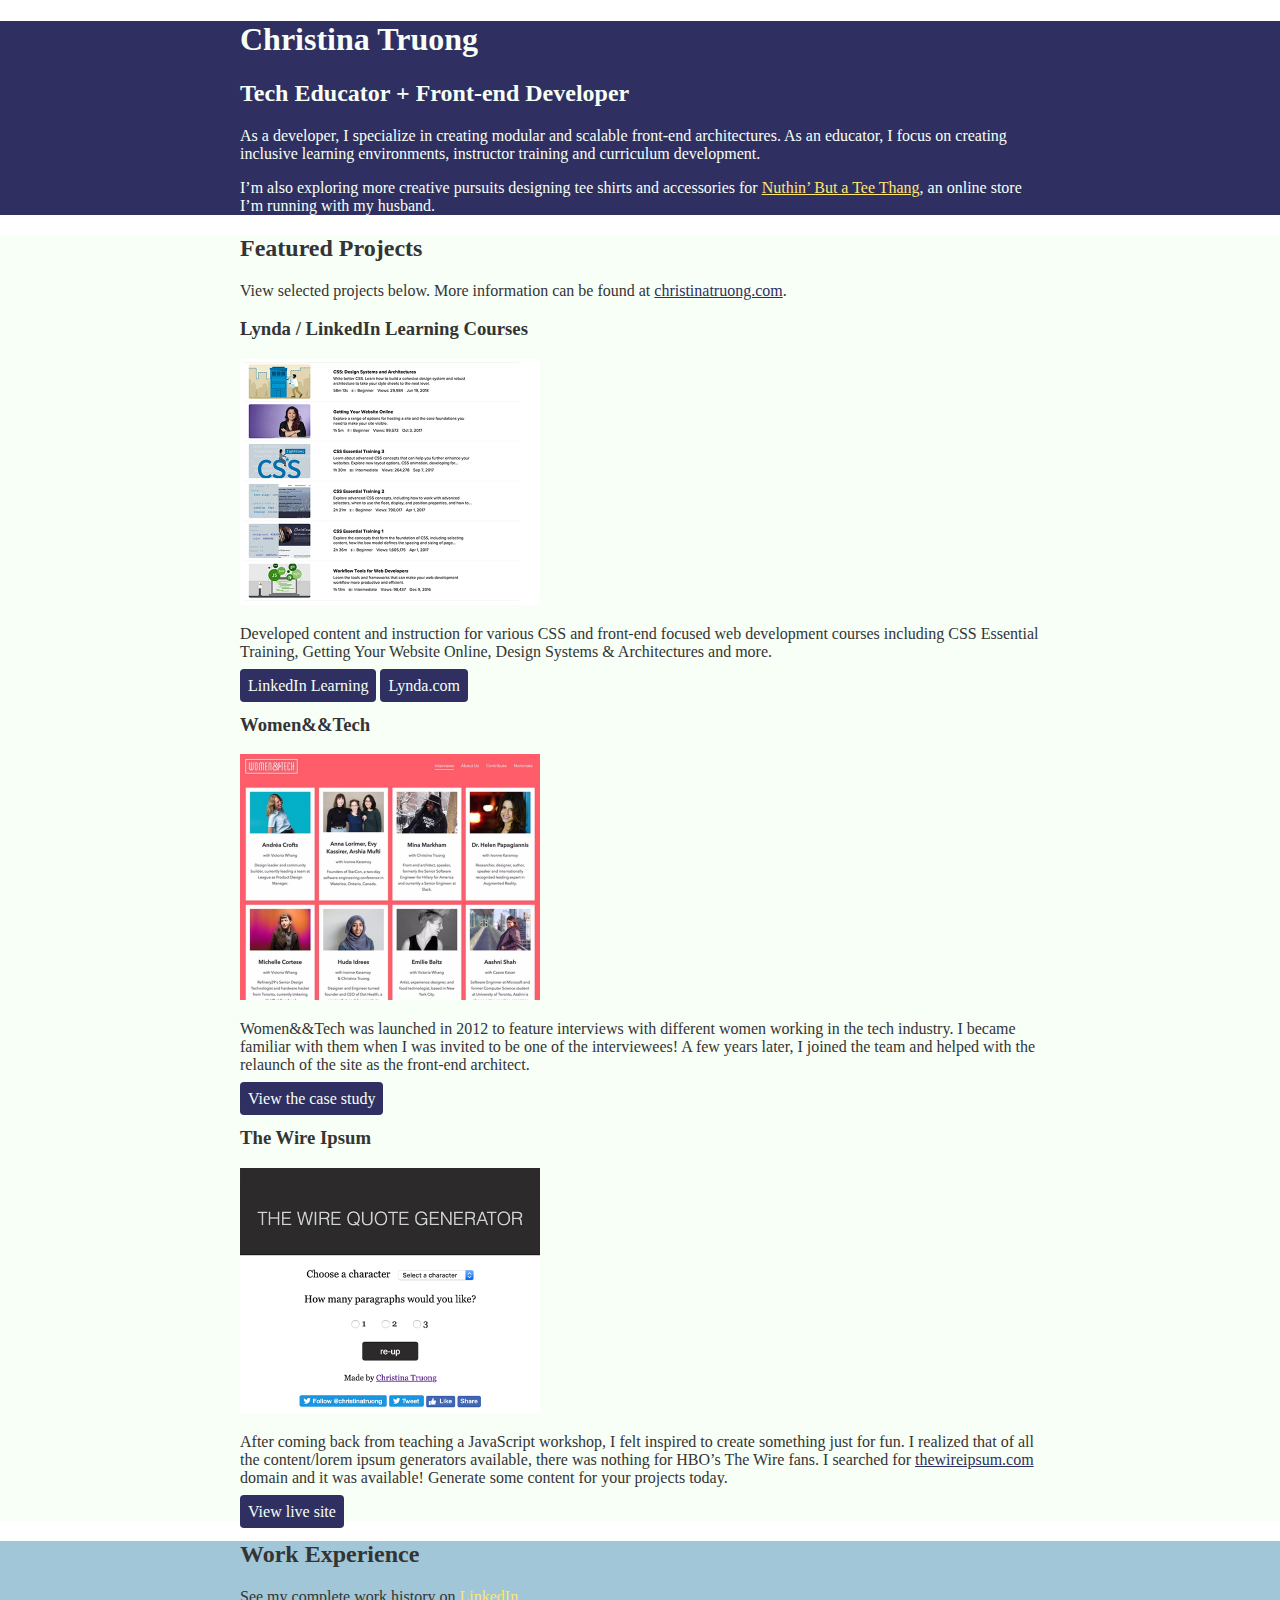
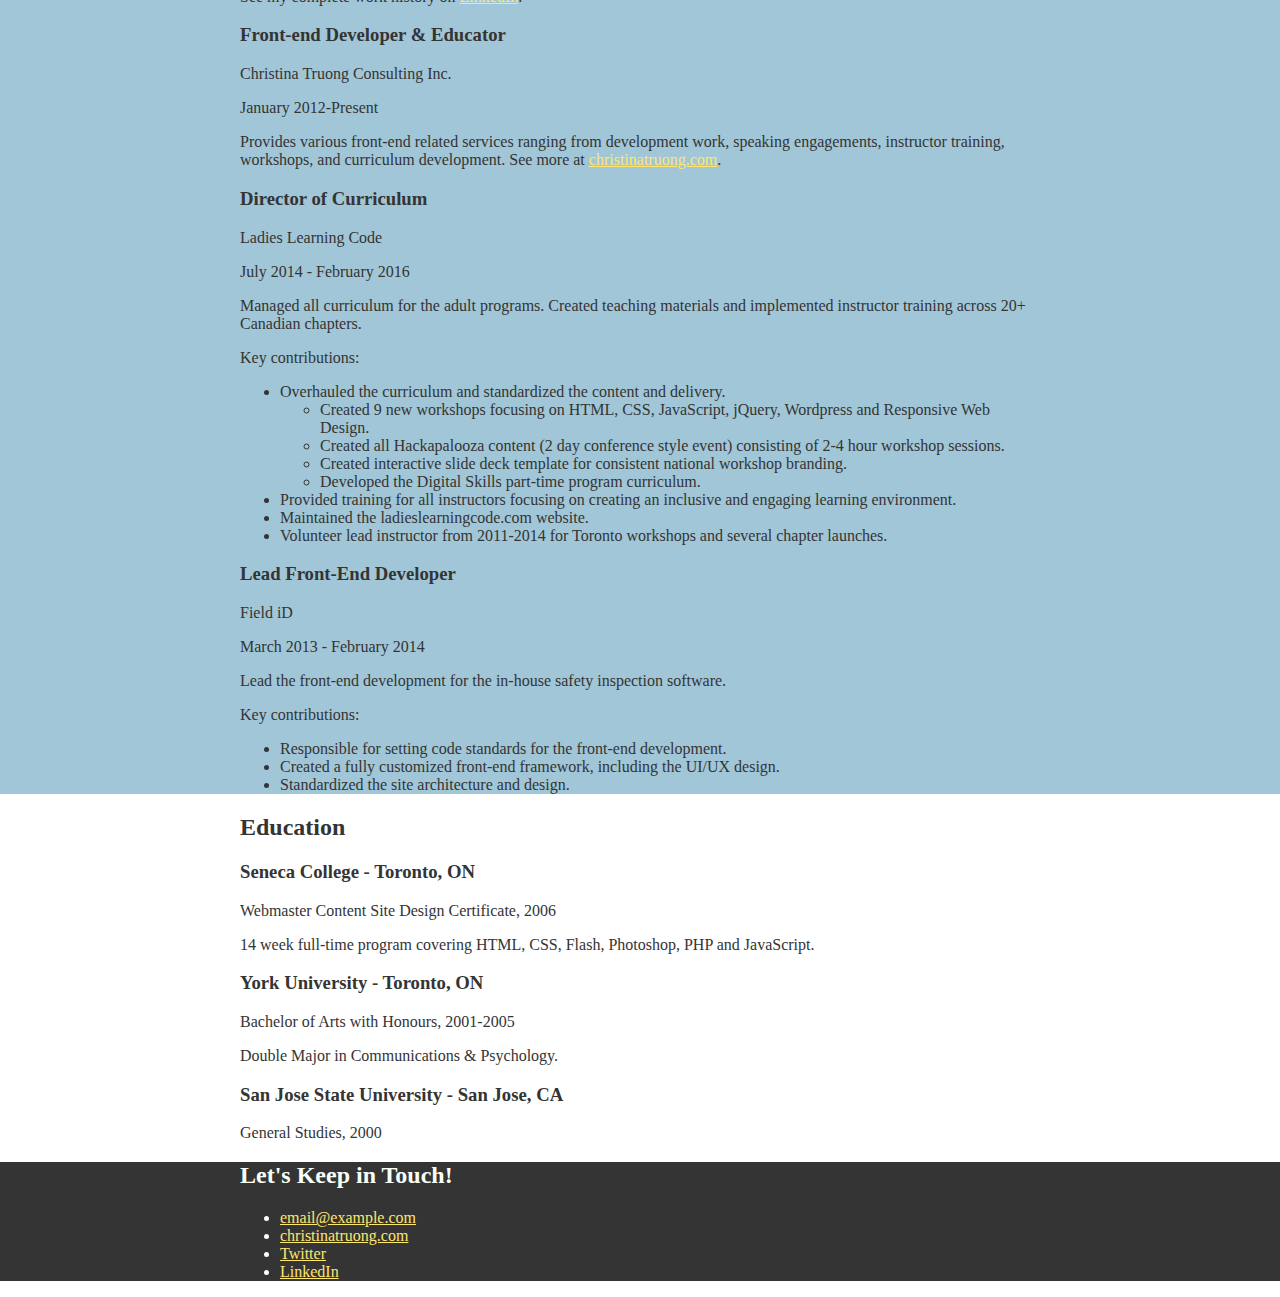
<file: css-essential-training-master/css-essential-training-master/Exercises/Ch3/03_09/css-portfolio/index.html>
<!DOCTYPE html>
<html lang="en">
  <head>
    <meta charset="UTF-8">
    <meta name="viewport" content="width=device-width, initial-scale=1.0">
    <title>Christina Truong, Tech Educator + Front-end Developer</title>
    <link rel="stylesheet" href="css/styles.css">
  </head>
  <body>
    <main>
      <!-- ***************  ABOUT / PROFILE  **************** -->
      <header>
        <div class="content-wrap">
          <h1>Christina Truong</h1>
          <h2>Tech Educator + Front-end Developer</h2>

          <p>As a developer, I specialize in creating modular and scalable front-end architectures. As an educator, I focus on creating inclusive learning environments, instructor training and curriculum development.</p>
          <p>I’m also exploring more creative pursuits designing tee shirts and accessories for <a href="http://teethang.com" target="_blank">Nuthin’ But a Tee Thang</a>, an online store I’m running with my husband.</p>
        </div>
      </header>

      <!-- ************ PROJECTS / PORTFOLIO  ************** -->
      <section class="projects">
        <div class="content-wrap">
          <h2>Featured Projects</h2>
          <p>View selected projects below. More information can be found at <a href="http://christinatruong.com">christinatruong.com</a>.</p>

          <!-- Project 1 -->
          <section>
            <h3>Lynda / LinkedIn Learning Courses</h3>
            <img src="images/project-courses.jpg" alt="Lynda & LinkedIn Learning course list">
            <p>Developed content and instruction for various CSS and front-end focused web development courses including CSS Essential Training, Getting Your Website Online, Design Systems & Architectures and more.</p>
            <a class="btn" href="https://www.linkedin.com/learning/instructors/christina-truong?u=2125562" target="_blank">LinkedIn Learning</a>
            <a class="btn" href="https://www.lynda.com/Christina-Truong/7842227-1.html">Lynda.com</a>
          </section>

          <!-- Project 2 -->
          <section>
            <h3>Women&&Tech</h3>
            <img src="images/project-women-tech.jpg" alt="Women and Tech website">
            <p>Women&&Tech was launched in 2012 to feature interviews with different women working in the tech industry. I became familiar with them when I was invited to be one of the interviewees! A few years later, I joined the team and helped with the relaunch of the site as the front-end architect.</p>
            <a class="btn" href="http://christinatruong.com/projects/women-and-tech-redesign.html" target="_blank">View the case study</a>
          </section>

          <!-- Project 3 -->
          <section>
            <h3>The Wire Ipsum</h3>
            <img src="images/project-wire-ipsum.jpg" alt="The Wire Ipsum website">
            <p>After coming back from teaching a JavaScript workshop, I felt inspired to create something just for fun. I realized that of all the content/lorem ipsum generators available, there was nothing for HBO’s The Wire fans. I searched for <a href="http://thewireipsum.com" target="_blank">thewireipsum.com</a> domain and it was available! Generate some content for your projects today.</p>
            <a class="btn" href="http://thewireipsum.com" target="_blank">View live site</a>
          </section>
        </div>
      </section>

      <!-- ****************  WORK EXPERIENCE  ******************** -->
      <section class="work-experience">
        <div class="content-wrap">
          <h2>Work Experience</h2>
          <p>See my complete work history on <a href="https://www.linkedin.com/in/christinatruong/">LinkedIn</a>.</p>

          <!-- Job 1 -->
          <section>
            <h3>Front-end Developer & Educator</h3>
            <p>Christina Truong Consulting Inc.</p>
            <p>January 2012-Present</p>
            <p>Provides various front-end related services ranging from development work, speaking engagements, instructor training, workshops, and curriculum development. See more at  <a href="http://christinatruong.com">christinatruong.com</a>.</p>
          </section>

          <!-- Job 2 -->
          <section>
            <h3>Director of Curriculum</h3>
            <p>Ladies Learning Code</p>
            <p>July 2014 - February 2016</p>
            <p>Managed all curriculum for the adult programs. Created teaching materials and implemented instructor training across 20+ Canadian chapters.</p>
            <p>Key contributions:</p>
            <ul>
              <li>Overhauled the curriculum and standardized the content and delivery.
                <ul>
                  <li>Created 9 new workshops focusing on HTML, CSS, JavaScript, jQuery, Wordpress and Responsive Web Design.</li>
                  <li>Created all Hackapalooza content (2 day conference style event) consisting of 2-4 hour workshop sessions.</li>
                  <li>Created interactive slide deck template for consistent national workshop branding.</li>
                  <li>Developed the Digital Skills part-time program curriculum.</li>
                </ul>
              </li>
              <li>Provided training for all instructors focusing on creating an inclusive and engaging learning environment.</li>
              <li>Maintained the ladieslearningcode.com website.</li>
              <li>Volunteer lead instructor from 2011-2014 for Toronto workshops and several chapter launches.</li>
            </ul>
          </section>

          <!-- Job 3 -->
          <section>
            <h3>Lead Front-End Developer</h3>
            <p>Field iD</p>
            <p>March 2013 - February 2014</p>
            <p>Lead the front-end development for the in-house safety inspection software.</p>
            <p>Key contributions:</p>
            <ul>
              <li>Responsible for setting code standards for the front-end development.</li>
              <li>Created a fully customized front-end framework, including the UI/UX design.</li>
              <li>Standardized the site architecture and design.</li>
            </ul>
          </section>
        </div>
      </section>

      <!-- *************  EDUCATION & CERTIFICATIONS *********** -->
      <section class="education">
        <div class="content-wrap">
          <h2>Education</h2>

          <section>
            <h3>Seneca College - Toronto, ON</h3>
            <p>Webmaster Content Site Design Certificate, 2006</p>
            <p>14 week full-time program covering HTML, CSS, Flash, Photoshop, PHP and JavaScript.</p>
          </section>

          <section>
            <h3>York University - Toronto, ON</h3>
            <p>Bachelor of Arts with Honours, 2001-2005</p>
            <p>Double Major in Communications & Psychology.</p>
          </section>

          <section>
            <h3>San Jose State University - San Jose, CA</h3>
            <p>General Studies, 2000</p>
          </section>
        </div>
      </section>

      <!-- ************  CONTACT INFO / SOCIAL MEDIA  ************ -->
      <footer>
        <div class="content-wrap">
          <h2>Let's Keep in Touch!</h2>

          <!-- Social media and contact links. Add or remove any networks. -->
          <ul>
            <li><a href="mailto:email@example.com">email@example.com</a></li>
            <li><a href="http://christinatruong.com" target="_blank">christinatruong.com</a></li>
            <li><a href="http://twitter.com/christinatruong" target="_blank">Twitter</a></li>
            <li><a href="#" target="_blank">LinkedIn</a></li>
          </ul>
        </div>
      </footer>
    </main>
  </body>
</html>
</file>
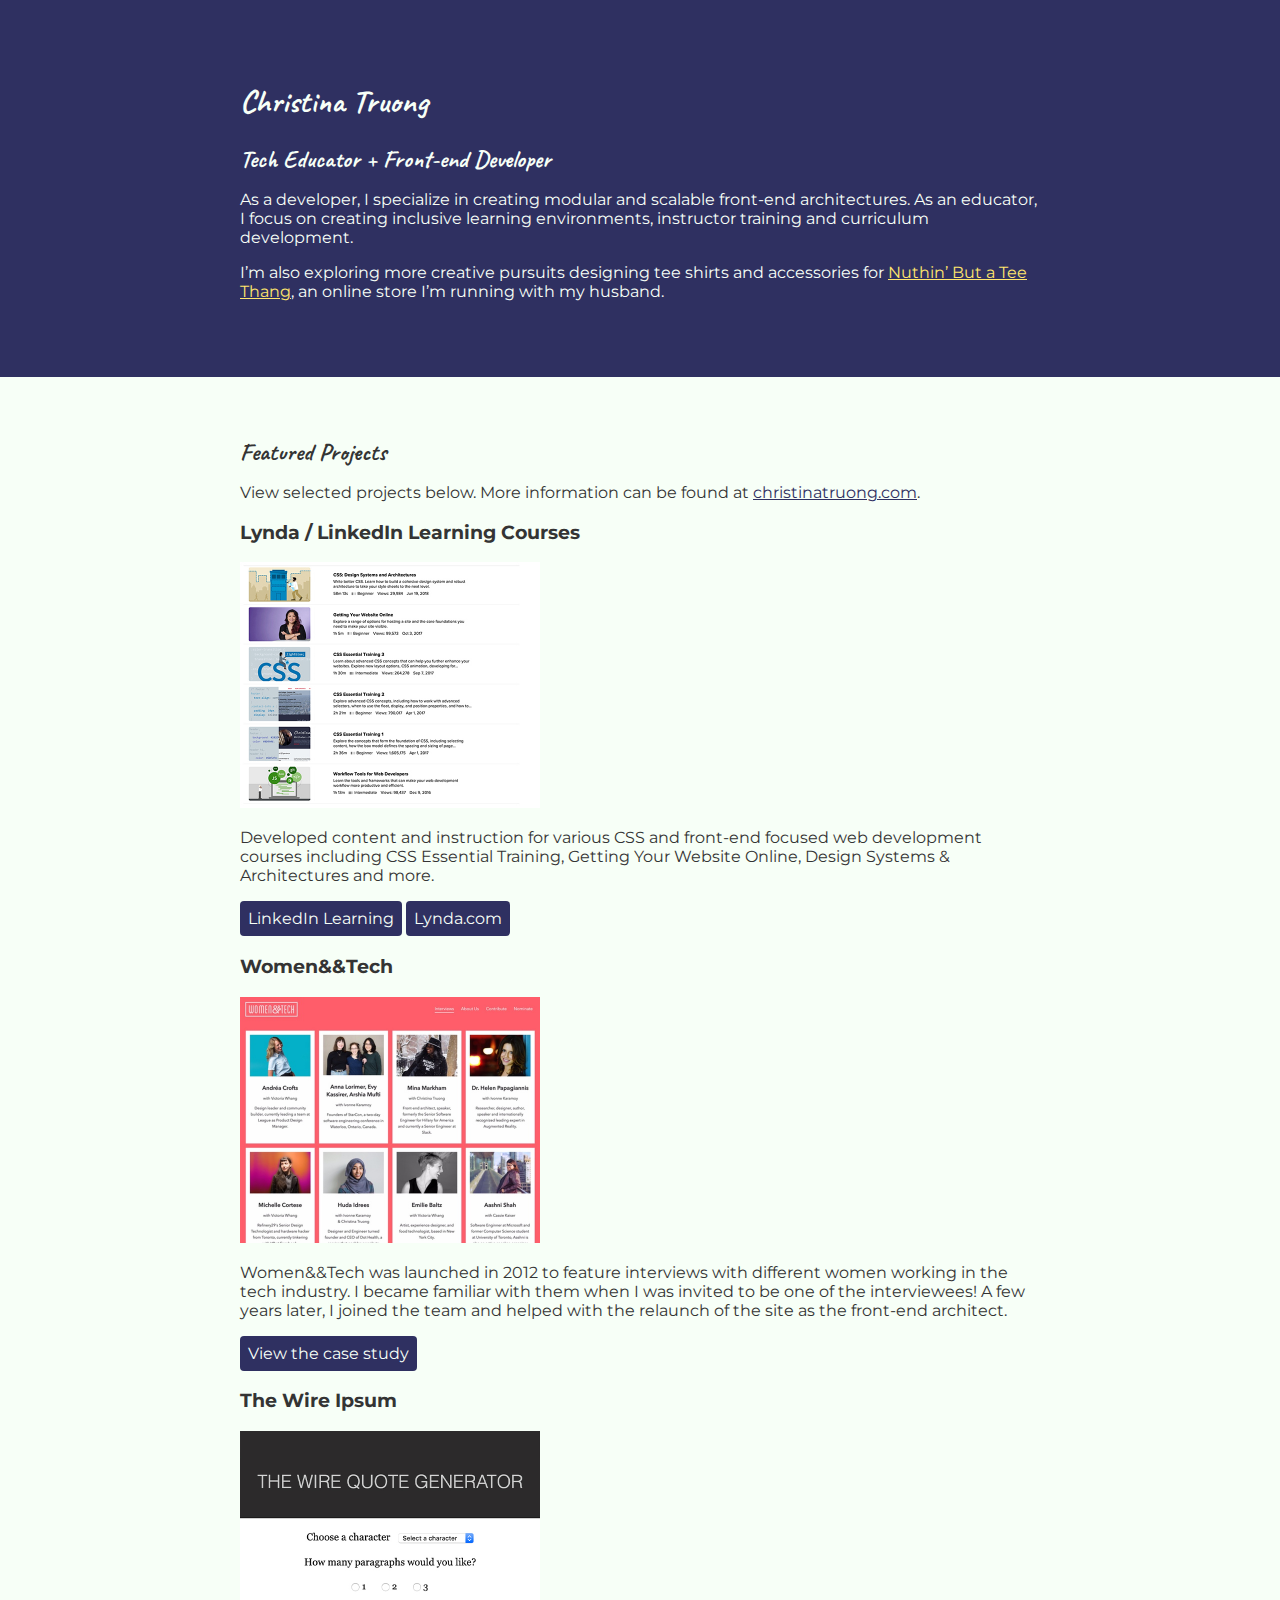
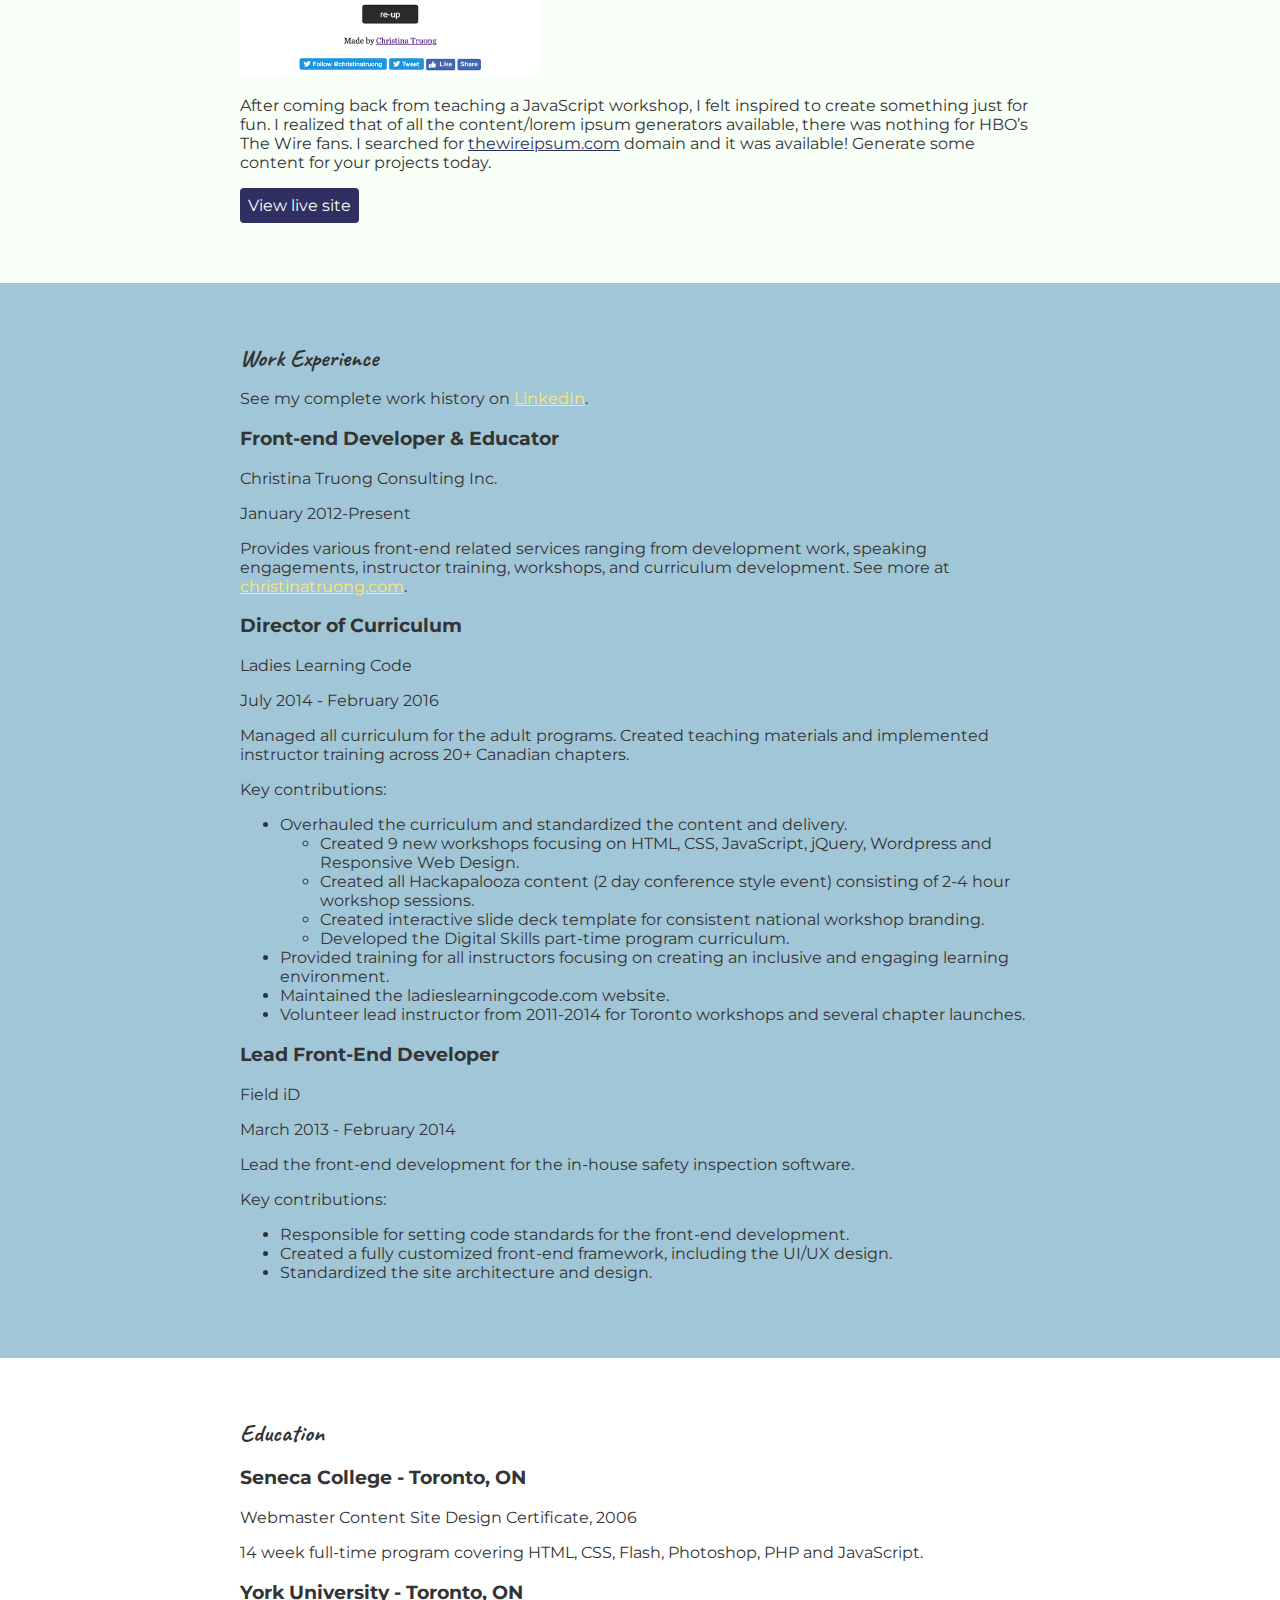
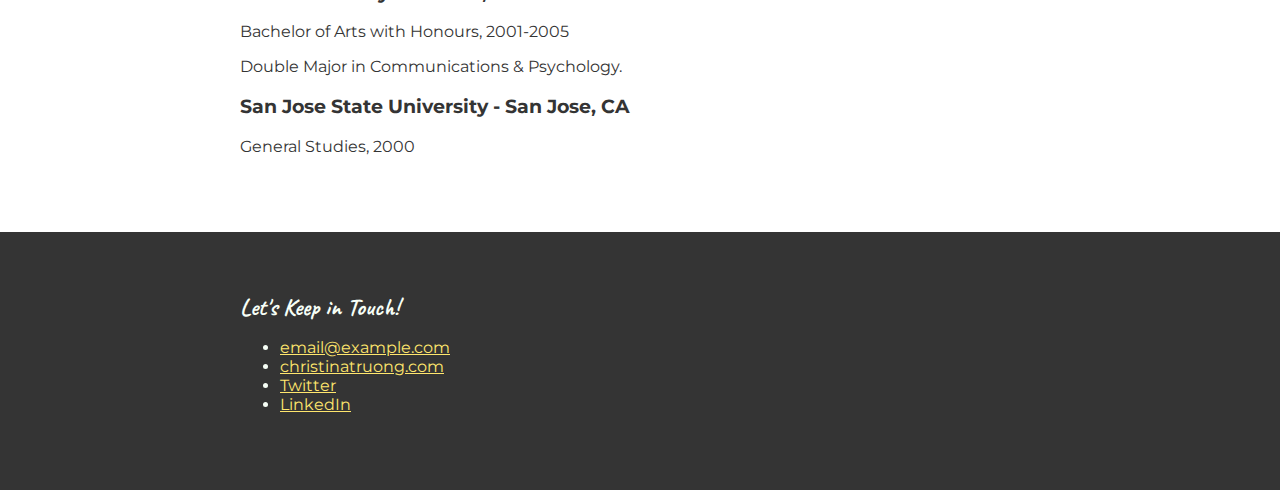
<file: css-essential-training-master/css-essential-training-master/Exercises/Ch4/04_10/css-portfolio/index.html>
<!DOCTYPE html>
<html lang="en">
  <head>
    <meta charset="UTF-8">
    <meta name="viewport" content="width=device-width, initial-scale=1.0">
    <title>Christina Truong, Tech Educator + Front-end Developer</title>
    <link href="https://fonts.googleapis.com/css?family=Caveat|Montserrat:400,600&display=swap" rel="stylesheet"> 
    <link rel="stylesheet" href="css/styles.css">
  </head>
  <body>
    <main>
      <!-- ***************  ABOUT / PROFILE  **************** -->
      <header>
        <div class="content-wrap">
          <h1>Christina Truong</h1>
          <h2>Tech Educator + Front-end Developer</h2>

          <p>As a developer, I specialize in creating modular and scalable front-end architectures. As an educator, I focus on creating inclusive learning environments, instructor training and curriculum development.</p>
          <p>I’m also exploring more creative pursuits designing tee shirts and accessories for <a href="http://teethang.com" target="_blank">Nuthin’ But a Tee Thang</a>, an online store I’m running with my husband.</p>
        </div>
      </header>

      <!-- ************ PROJECTS / PORTFOLIO  ************** -->
      <section class="projects">
        <div class="content-wrap">
          <h2>Featured Projects</h2>
          <p>View selected projects below. More information can be found at <a href="http://christinatruong.com">christinatruong.com</a>.</p>

          <!-- Project 1 -->
          <section>
            <h3>Lynda / LinkedIn Learning Courses</h3>
            <img src="images/project-courses.jpg" alt="Lynda & LinkedIn Learning course list">
            <p>Developed content and instruction for various CSS and front-end focused web development courses including CSS Essential Training, Getting Your Website Online, Design Systems & Architectures and more.</p>
            <a class="btn" href="https://www.linkedin.com/learning/instructors/christina-truong?u=2125562" target="_blank">LinkedIn Learning</a>
            <a class="btn" href="https://www.lynda.com/Christina-Truong/7842227-1.html">Lynda.com</a>
          </section>

          <!-- Project 2 -->
          <section>
            <h3>Women&&Tech</h3>
            <img src="images/project-women-tech.jpg" alt="Women and Tech website">
            <p>Women&&Tech was launched in 2012 to feature interviews with different women working in the tech industry. I became familiar with them when I was invited to be one of the interviewees! A few years later, I joined the team and helped with the relaunch of the site as the front-end architect.</p>
            <a class="btn" href="http://christinatruong.com/projects/women-and-tech-redesign.html" target="_blank">View the case study</a>
          </section>

          <!-- Project 3 -->
          <section>
            <h3>The Wire Ipsum</h3>
            <img src="images/project-wire-ipsum.jpg" alt="The Wire Ipsum website">
            <p>After coming back from teaching a JavaScript workshop, I felt inspired to create something just for fun. I realized that of all the content/lorem ipsum generators available, there was nothing for HBO’s The Wire fans. I searched for <a href="http://thewireipsum.com" target="_blank">thewireipsum.com</a> domain and it was available! Generate some content for your projects today.</p>
            <a class="btn" href="http://thewireipsum.com" target="_blank">View live site</a>
          </section>
        </div>
      </section>

      <!-- ****************  WORK EXPERIENCE  ******************** -->
      <section class="work-experience">
        <div class="content-wrap">
          <h2>Work Experience</h2>
          <p>See my complete work history on <a href="https://www.linkedin.com/in/christinatruong/">LinkedIn</a>.</p>

          <!-- Job 1 -->
          <section>
            <h3>Front-end Developer & Educator</h3>
            <p>Christina Truong Consulting Inc.</p>
            <p>January 2012-Present</p>
            <p>Provides various front-end related services ranging from development work, speaking engagements, instructor training, workshops, and curriculum development. See more at  <a href="http://christinatruong.com">christinatruong.com</a>.</p>
          </section>

          <!-- Job 2 -->
          <section>
            <h3>Director of Curriculum</h3>
            <p>Ladies Learning Code</p>
            <p>July 2014 - February 2016</p>
            <p>Managed all curriculum for the adult programs. Created teaching materials and implemented instructor training across 20+ Canadian chapters.</p>
            <p>Key contributions:</p>
            <ul>
              <li>Overhauled the curriculum and standardized the content and delivery.
                <ul>
                  <li>Created 9 new workshops focusing on HTML, CSS, JavaScript, jQuery, Wordpress and Responsive Web Design.</li>
                  <li>Created all Hackapalooza content (2 day conference style event) consisting of 2-4 hour workshop sessions.</li>
                  <li>Created interactive slide deck template for consistent national workshop branding.</li>
                  <li>Developed the Digital Skills part-time program curriculum.</li>
                </ul>
              </li>
              <li>Provided training for all instructors focusing on creating an inclusive and engaging learning environment.</li>
              <li>Maintained the ladieslearningcode.com website.</li>
              <li>Volunteer lead instructor from 2011-2014 for Toronto workshops and several chapter launches.</li>
            </ul>
          </section>

          <!-- Job 3 -->
          <section>
            <h3>Lead Front-End Developer</h3>
            <p>Field iD</p>
            <p>March 2013 - February 2014</p>
            <p>Lead the front-end development for the in-house safety inspection software.</p>
            <p>Key contributions:</p>
            <ul>
              <li>Responsible for setting code standards for the front-end development.</li>
              <li>Created a fully customized front-end framework, including the UI/UX design.</li>
              <li>Standardized the site architecture and design.</li>
            </ul>
          </section>
        </div>
      </section>

      <!-- *************  EDUCATION & CERTIFICATIONS *********** -->
      <section class="education">
        <div class="content-wrap">
          <h2>Education</h2>

          <section>
            <h3>Seneca College - Toronto, ON</h3>
            <p>Webmaster Content Site Design Certificate, 2006</p>
            <p>14 week full-time program covering HTML, CSS, Flash, Photoshop, PHP and JavaScript.</p>
          </section>

          <section>
            <h3>York University - Toronto, ON</h3>
            <p>Bachelor of Arts with Honours, 2001-2005</p>
            <p>Double Major in Communications & Psychology.</p>
          </section>

          <section>
            <h3>San Jose State University - San Jose, CA</h3>
            <p>General Studies, 2000</p>
          </section>
        </div>
      </section>

      <!-- ************  CONTACT INFO / SOCIAL MEDIA  ************ -->
      <footer>
        <div class="content-wrap">
          <h2>Let's Keep in Touch!</h2>

          <!-- Social media and contact links. Add or remove any networks. -->
          <ul>
            <li><a href="mailto:email@example.com">email@example.com</a></li>
            <li><a href="http://christinatruong.com" target="_blank">christinatruong.com</a></li>
            <li><a href="http://twitter.com/christinatruong" target="_blank">Twitter</a></li>
            <li><a href="#" target="_blank">LinkedIn</a></li>
          </ul>
        </div>
      </footer>
    </main>
  </body>
</html>
</file>
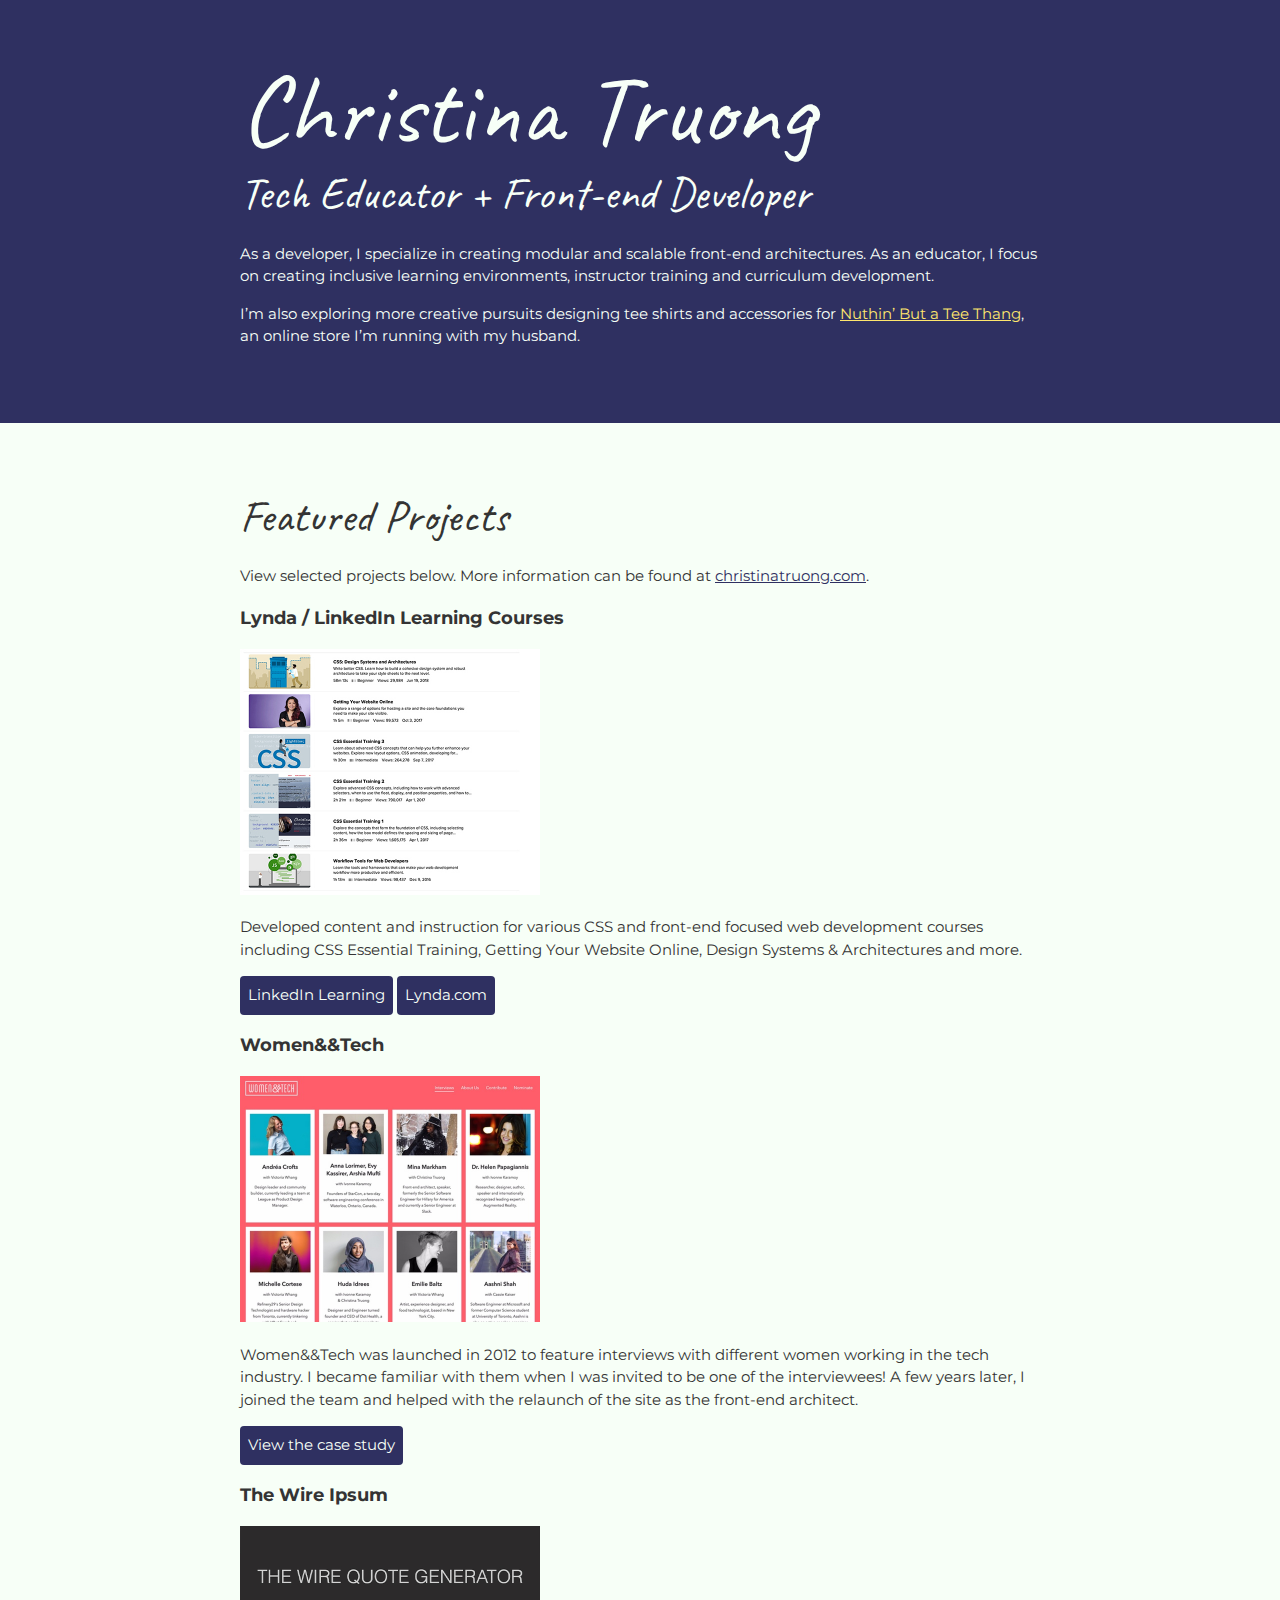
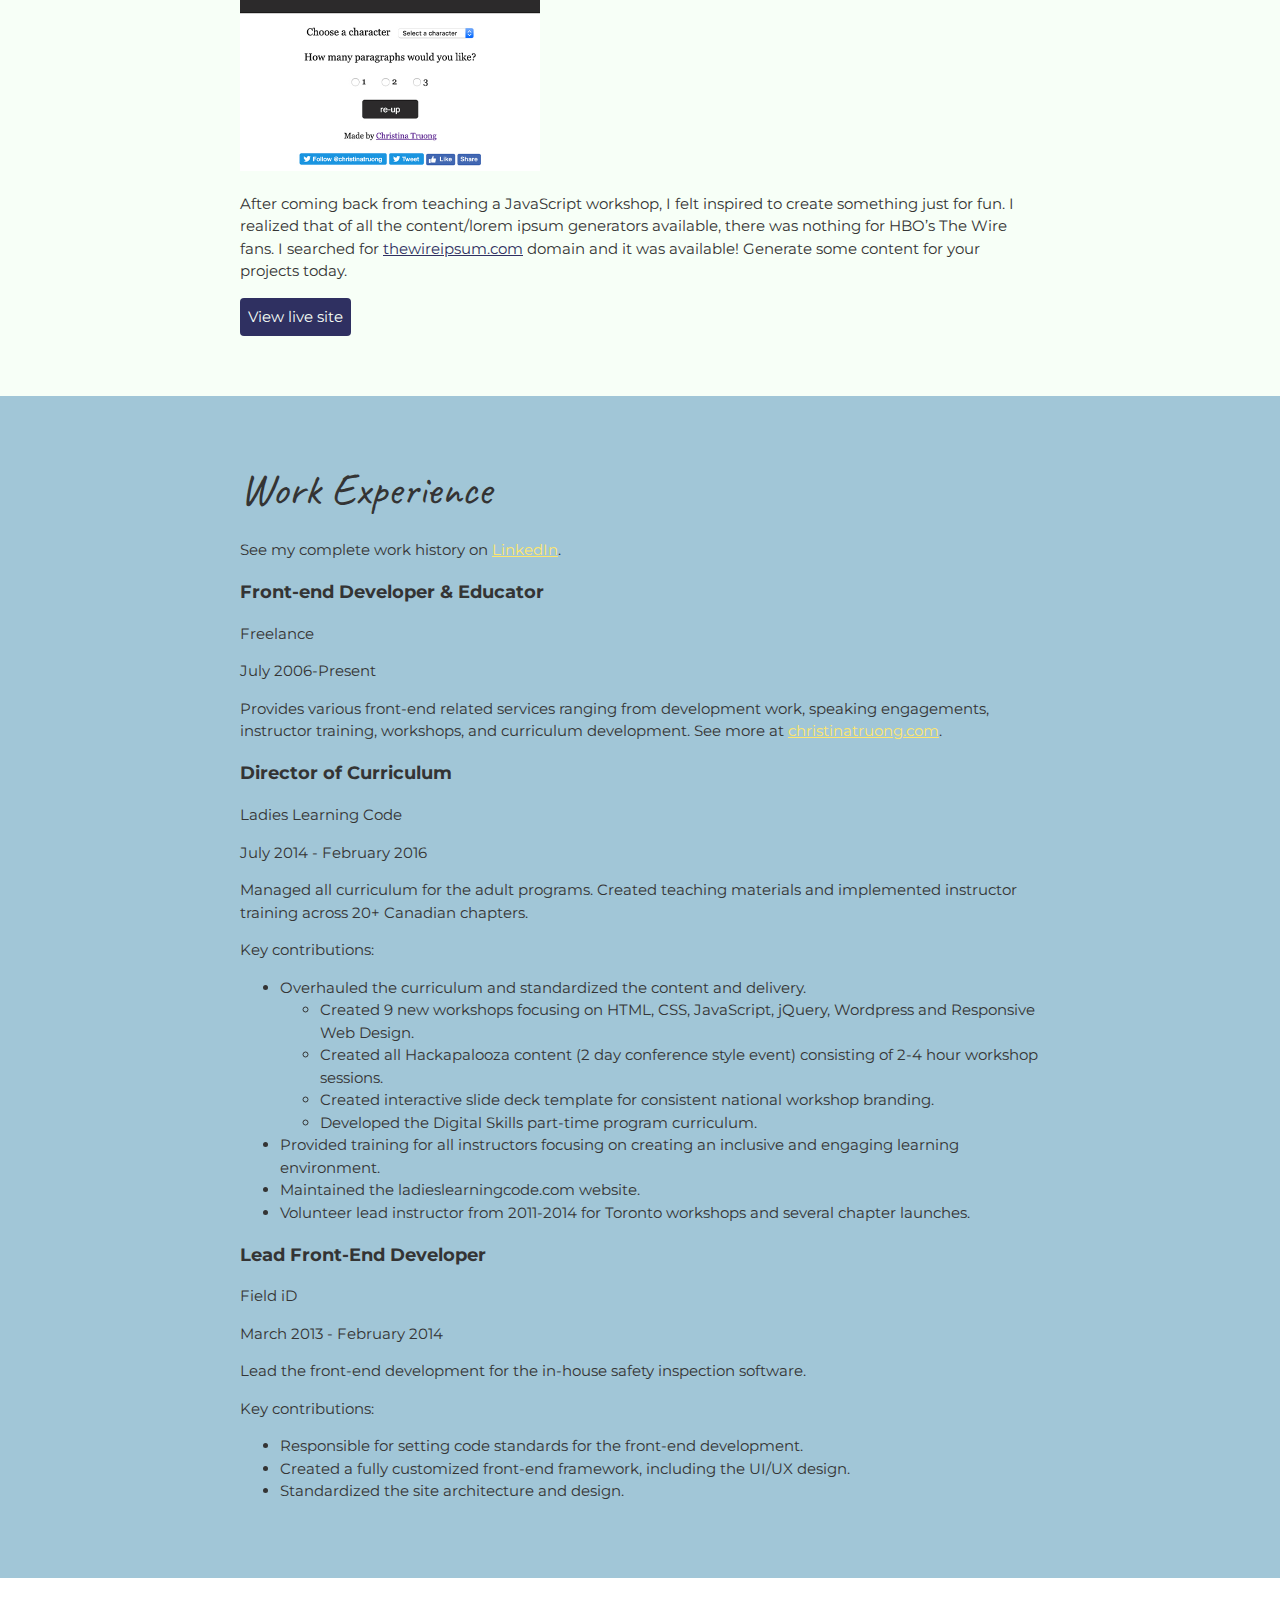
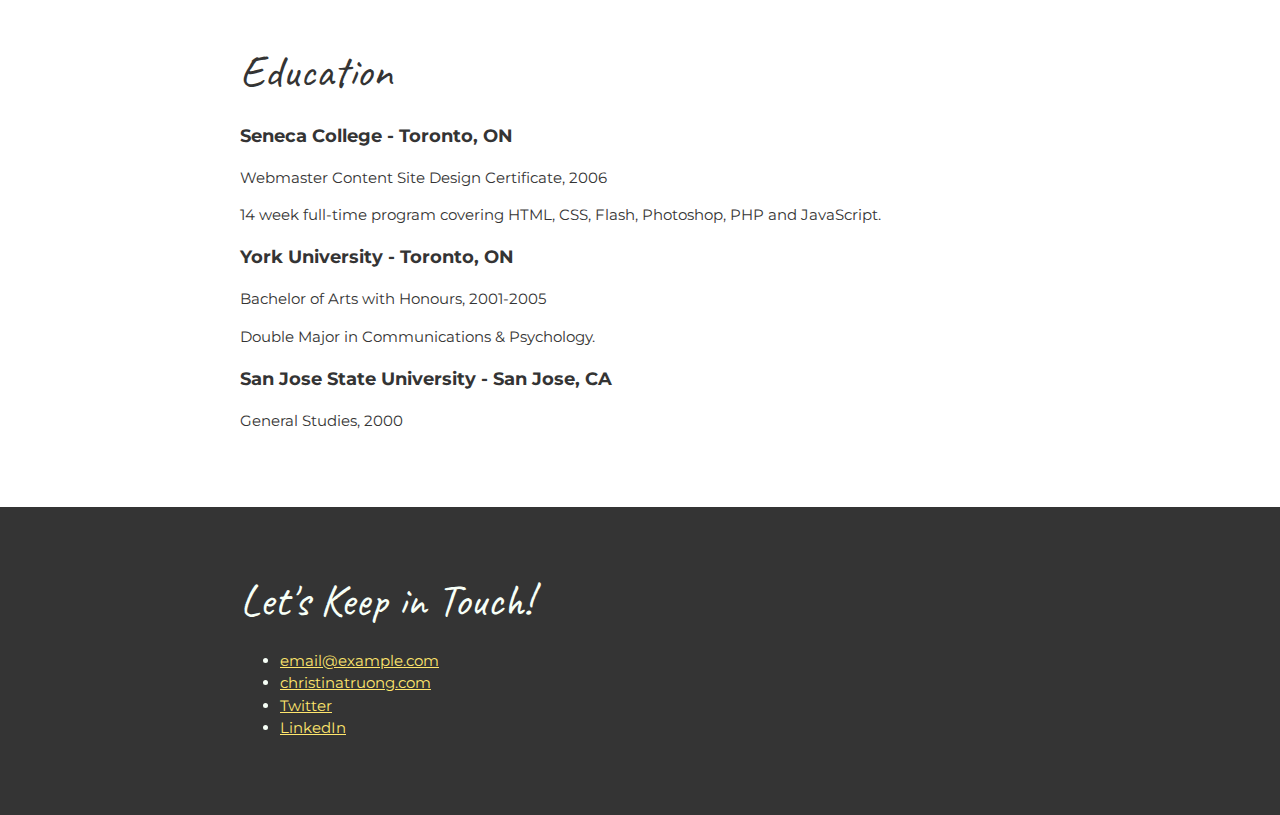
<file: css-essential-training-master/css-essential-training-master/Exercises/Ch5/05_04/css-portfolio/index.html>
<!DOCTYPE html>
<html lang="en">
  <head>
    <meta charset="UTF-8">
    <meta name="viewport" content="width=device-width, initial-scale=1.0">
    <title>Christina Truong, Tech Educator + Front-end Developer</title>
    <link href="https://fonts.googleapis.com/css?family=Caveat|Montserrat:400,600&display=swap" rel="stylesheet"> 
    <link rel="stylesheet" href="css/styles.css">
  </head>
  <body>
    <main>
      <!-- ***************  ABOUT / PROFILE  **************** -->
      <header>
        <div class="content-wrap">
          <h1>Christina Truong</h1>
          <h2>Tech Educator + Front-end Developer</h2>

          <p>As a developer, I specialize in creating modular and scalable front-end architectures. As an educator, I focus on creating inclusive learning environments, instructor training and curriculum development.</p>
          <p>I’m also exploring more creative pursuits designing tee shirts and accessories for <a href="http://teethang.com" target="_blank">Nuthin’ But a Tee Thang</a>, an online store I’m running with my husband.</p>
        </div>
      </header>

      <!-- ************ PROJECTS / PORTFOLIO  ************** -->
      <section class="projects">
        <div class="content-wrap">
          <h2>Featured Projects</h2>
          <p>View selected projects below. More information can be found at <a href="http://christinatruong.com">christinatruong.com</a>.</p>

          <!-- Project 1 -->
          <section>
            <h3>Lynda / LinkedIn Learning Courses</h3>
            <img src="images/project-courses.jpg" alt="Lynda & LinkedIn Learning course list">
            <p>Developed content and instruction for various CSS and front-end focused web development courses including CSS Essential Training, Getting Your Website Online, Design Systems & Architectures and more.</p>
            <a class="btn" href="https://www.linkedin.com/learning/instructors/christina-truong?u=2125562" target="_blank">LinkedIn Learning</a>
            <a class="btn" href="https://www.lynda.com/Christina-Truong/7842227-1.html">Lynda.com</a>
          </section>

          <!-- Project 2 -->
          <section>
            <h3>Women&&Tech</h3>
            <img src="images/project-women-tech.jpg" alt="Women and Tech website">
            <p>Women&&Tech was launched in 2012 to feature interviews with different women working in the tech industry. I became familiar with them when I was invited to be one of the interviewees! A few years later, I joined the team and helped with the relaunch of the site as the front-end architect.</p>
            <a class="btn" href="http://christinatruong.com/projects/women-and-tech-redesign.html" target="_blank">View the case study</a>
          </section>

          <!-- Project 3 -->
          <section>
            <h3>The Wire Ipsum</h3>
            <img src="images/project-wire-ipsum.jpg" alt="The Wire Ipsum website">
            <p>After coming back from teaching a JavaScript workshop, I felt inspired to create something just for fun. I realized that of all the content/lorem ipsum generators available, there was nothing for HBO’s The Wire fans. I searched for <a href="http://thewireipsum.com" target="_blank">thewireipsum.com</a> domain and it was available! Generate some content for your projects today.</p>
            <a class="btn" href="http://thewireipsum.com" target="_blank">View live site</a>
          </section>
        </div>
      </section>

      <!-- ****************  WORK EXPERIENCE  ******************** -->
      <section class="work-experience">
        <div class="content-wrap">
          <h2>Work Experience</h2>
          <p>See my complete work history on <a href="https://www.linkedin.com/in/christinatruong/">LinkedIn</a>.</p>

          <!-- Job 1 -->
          <section>
            <h3>Front-end Developer & Educator</h3>
            <p>Freelance</p>
            <p>July 2006-Present</p>
            <p>Provides various front-end related services ranging from development work, speaking engagements, instructor training, workshops, and curriculum development. See more at  <a href="http://christinatruong.com">christinatruong.com</a>.</p>
          </section>

          <!-- Job 2 -->
          <section>
            <h3>Director of Curriculum</h3>
            <p>Ladies Learning Code</p>
            <p>July 2014 - February 2016</p>
            <p>Managed all curriculum for the adult programs. Created teaching materials and implemented instructor training across 20+ Canadian chapters.</p>
            <p>Key contributions:</p>
            <ul>
              <li>Overhauled the curriculum and standardized the content and delivery.
                <ul>
                  <li>Created 9 new workshops focusing on HTML, CSS, JavaScript, jQuery, Wordpress and Responsive Web Design.</li>
                  <li>Created all Hackapalooza content (2 day conference style event) consisting of 2-4 hour workshop sessions.</li>
                  <li>Created interactive slide deck template for consistent national workshop branding.</li>
                  <li>Developed the Digital Skills part-time program curriculum.</li>
                </ul>
              </li>
              <li>Provided training for all instructors focusing on creating an inclusive and engaging learning environment.</li>
              <li>Maintained the ladieslearningcode.com website.</li>
              <li>Volunteer lead instructor from 2011-2014 for Toronto workshops and several chapter launches.</li>
            </ul>
          </section>

          <!-- Job 3 -->
          <section>
            <h3>Lead Front-End Developer</h3>
            <p>Field iD</p>
            <p>March 2013 - February 2014</p>
            <p>Lead the front-end development for the in-house safety inspection software.</p>
            <p>Key contributions:</p>
            <ul>
              <li>Responsible for setting code standards for the front-end development.</li>
              <li>Created a fully customized front-end framework, including the UI/UX design.</li>
              <li>Standardized the site architecture and design.</li>
            </ul>
          </section>
        </div>
      </section>

      <!-- *************  EDUCATION & CERTIFICATIONS *********** -->
      <section class="education">
        <div class="content-wrap">
          <h2>Education</h2>

          <section>
            <h3>Seneca College - Toronto, ON</h3>
            <p>Webmaster Content Site Design Certificate, 2006</p>
            <p>14 week full-time program covering HTML, CSS, Flash, Photoshop, PHP and JavaScript.</p>
          </section>

          <section>
            <h3>York University - Toronto, ON</h3>
            <p>Bachelor of Arts with Honours, 2001-2005</p>
            <p>Double Major in Communications & Psychology.</p>
          </section>

          <section>
            <h3>San Jose State University - San Jose, CA</h3>
            <p>General Studies, 2000</p>
          </section>
        </div>
      </section>

      <!-- ************  CONTACT INFO / SOCIAL MEDIA  ************ -->
      <footer>
        <div class="content-wrap">
          <h2>Let's Keep in Touch!</h2>

          <!-- Social media and contact links. Add or remove any networks. -->
          <ul>
            <li><a href="mailto:email@example.com">email@example.com</a></li>
            <li><a href="http://christinatruong.com" target="_blank">christinatruong.com</a></li>
            <li><a href="http://twitter.com/christinatruong" target="_blank">Twitter</a></li>
            <li><a href="#" target="_blank">LinkedIn</a></li>
          </ul>
        </div>
      </footer>
    </main>
  </body>
</html>
</file>
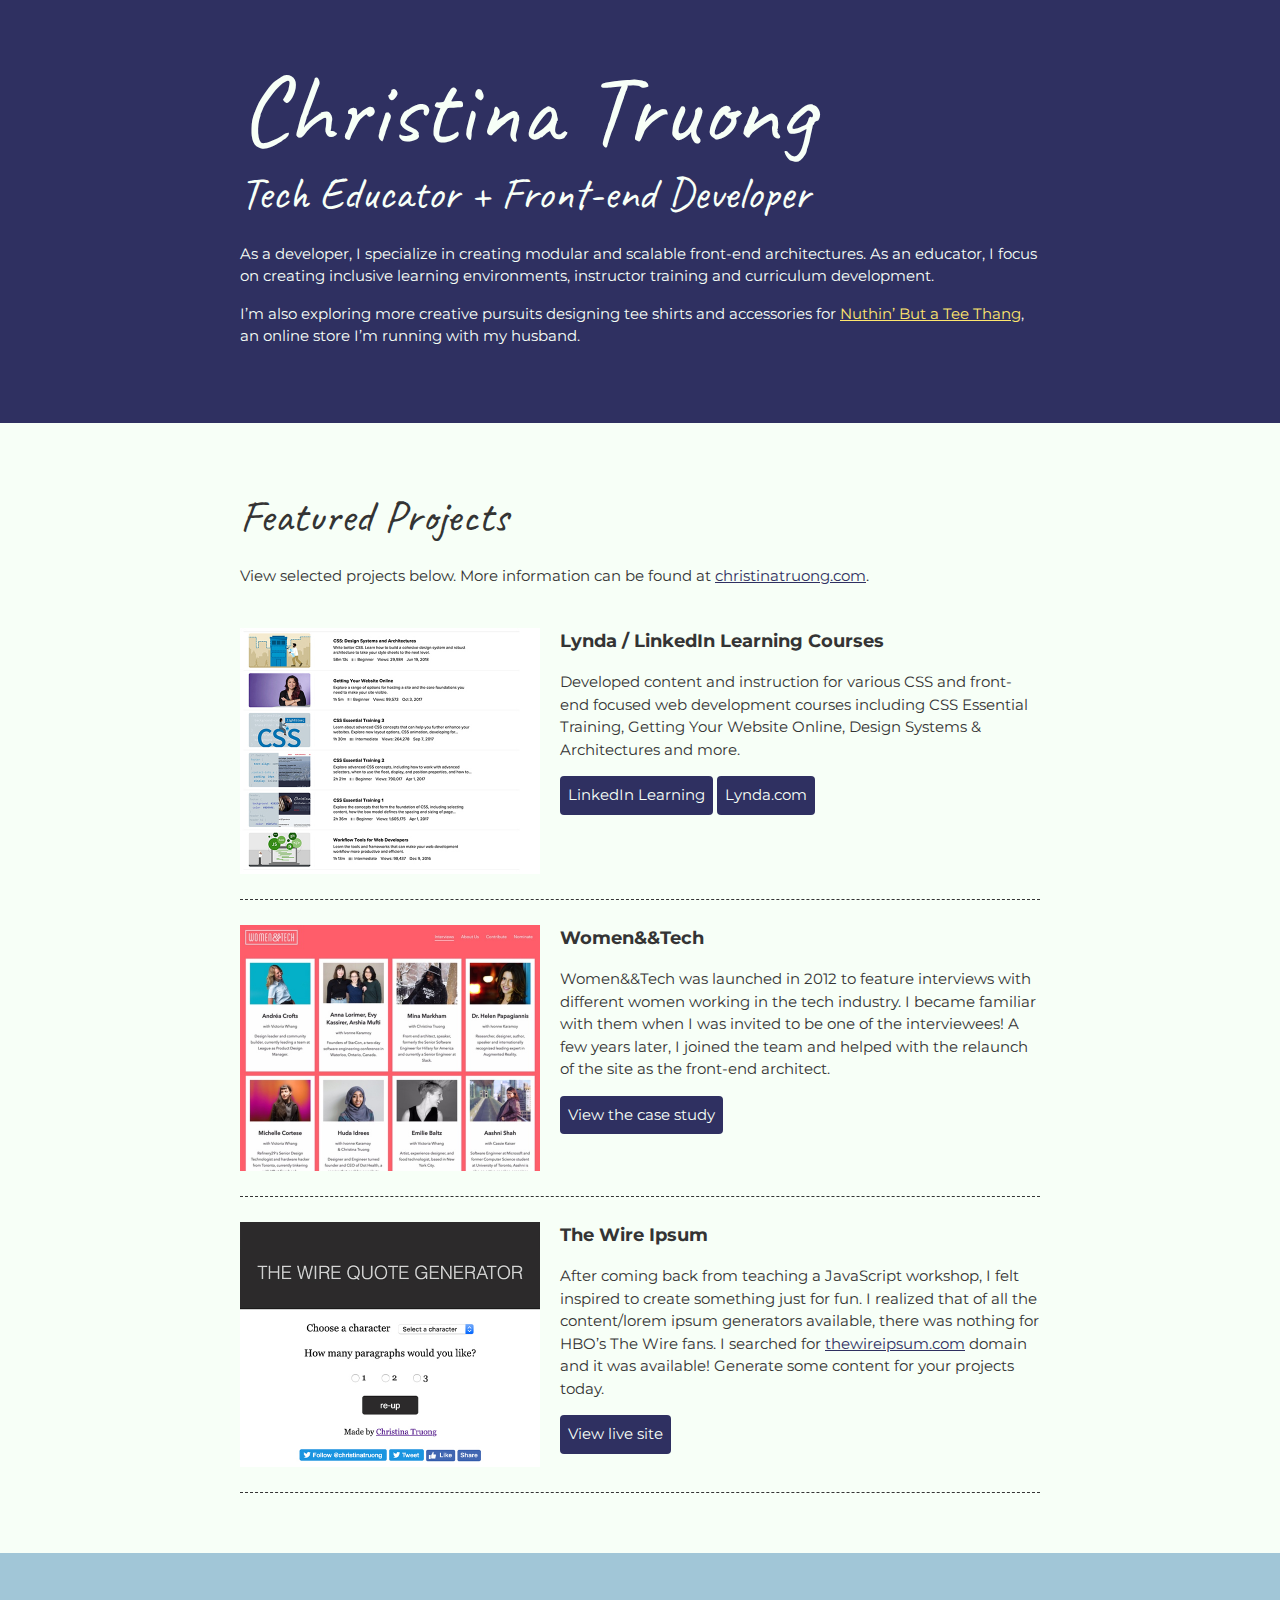
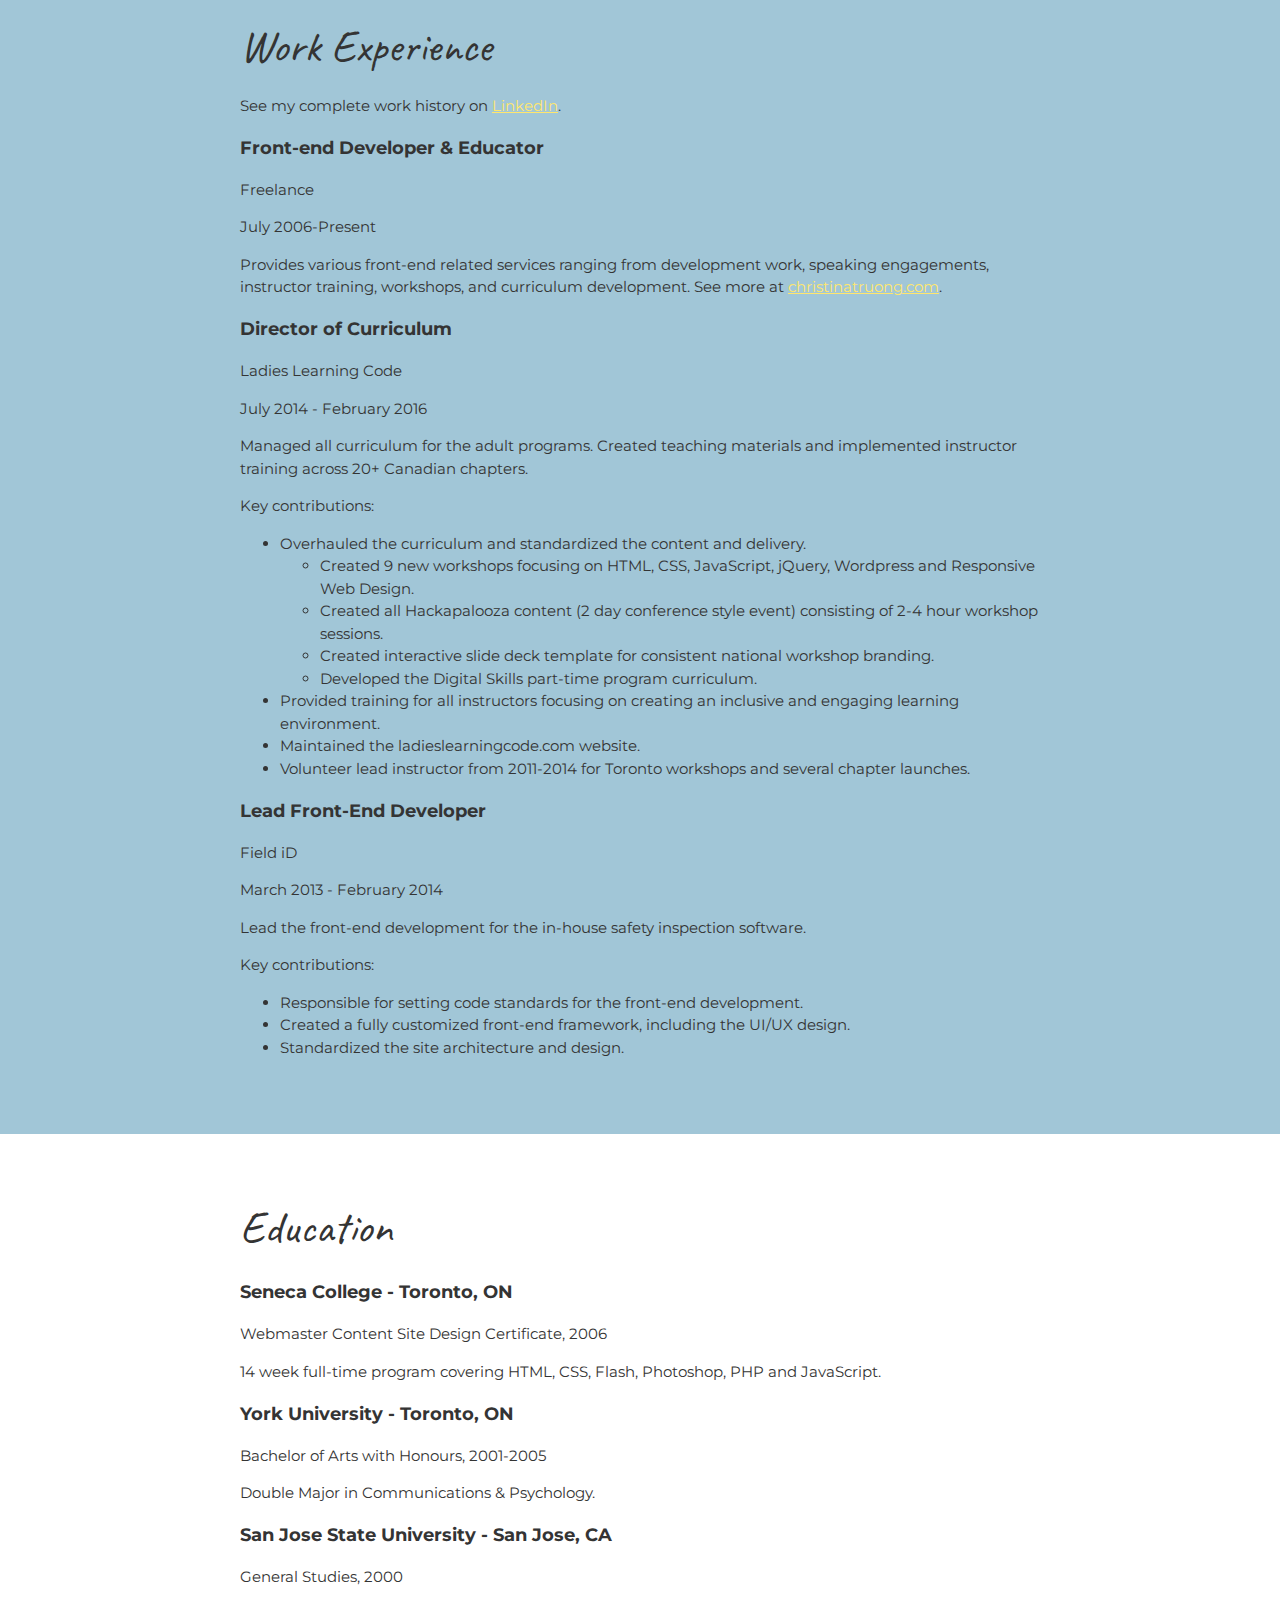
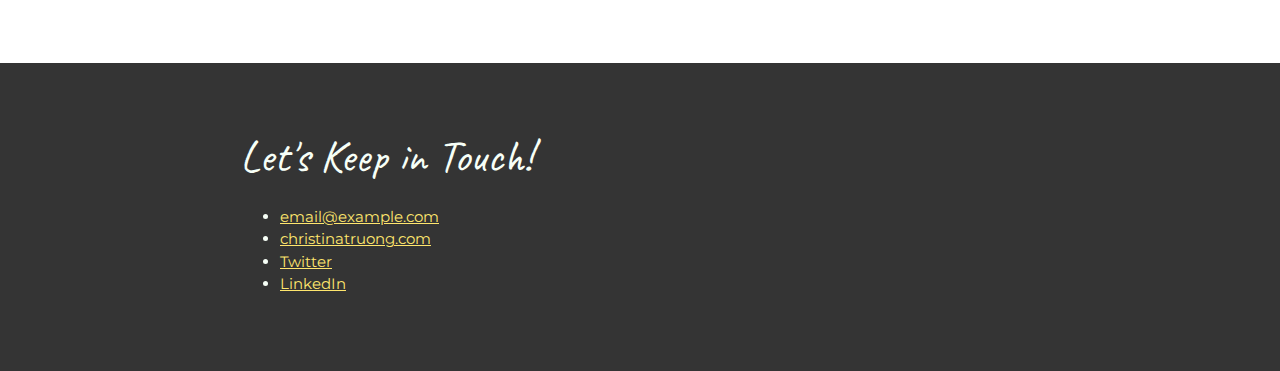
<file: css-essential-training-master/css-essential-training-master/Exercises/Ch6/06_07/css-portfolio/index.html>
<!DOCTYPE html>
<html lang="en">
  <head>
    <meta charset="UTF-8">
    <meta name="viewport" content="width=device-width, initial-scale=1.0">
    <title>Christina Truong, Tech Educator + Front-end Developer</title>
    <link href="https://fonts.googleapis.com/css?family=Caveat|Montserrat:400,600&display=swap" rel="stylesheet">
    <link rel="stylesheet" href="css/styles.css">
  </head>
  <body>
    <main>
      <!-- ***************  ABOUT / PROFILE  **************** -->
      <header>
        <div class="content-wrap">
          <h1>Christina Truong</h1>
          <h2>Tech Educator + Front-end Developer</h2>

          <p>As a developer, I specialize in creating modular and scalable front-end architectures. As an educator, I focus on creating inclusive learning environments, instructor training and curriculum development.</p>
          <p>I’m also exploring more creative pursuits designing tee shirts and accessories for <a href="http://teethang.com" target="_blank">Nuthin’ But a Tee Thang</a>, an online store I’m running with my husband.</p>
        </div>
      </header>

      <!-- ************ PROJECTS / PORTFOLIO  ************** -->
      <section class="projects">
        <div class="content-wrap">
          <h2>Featured Projects</h2>
          <p>View selected projects below. More information can be found at <a href="http://christinatruong.com">christinatruong.com</a>.</p>

          <!-- Project 1 -->
          <section class="project-item">
            <img src="images/project-courses.jpg" alt="Lynda & LinkedIn Learning course list">
            <h3>Lynda / LinkedIn Learning Courses</h3>
            <p>Developed content and instruction for various CSS and front-end focused web development courses including CSS Essential Training, Getting Your Website Online, Design Systems & Architectures and more.</p>
            <a class="btn" href="https://www.linkedin.com/learning/instructors/christina-truong?u=2125562" target="_blank">LinkedIn Learning</a>
            <a class="btn" href="https://www.lynda.com/Christina-Truong/7842227-1.html">Lynda.com</a>
          </section>

          <!-- Project 2 -->
          <section class="project-item">
            <img src="images/project-women-tech.jpg" alt="Women and Tech website">
            <h3>Women&&Tech</h3>
            <p>Women&&Tech was launched in 2012 to feature interviews with different women working in the tech industry. I became familiar with them when I was invited to be one of the interviewees! A few years later, I joined the team and helped with the relaunch of the site as the front-end architect.</p>
            <a class="btn" href="http://christinatruong.com/projects/women-and-tech-redesign.html" target="_blank">View the case study</a>
          </section>

          <!-- Project 3 -->
          <section class="project-item">
            <img src="images/project-wire-ipsum.jpg" alt="The Wire Ipsum website">
            <h3>The Wire Ipsum</h3>
            <p>After coming back from teaching a JavaScript workshop, I felt inspired to create something just for fun. I realized that of all the content/lorem ipsum generators available, there was nothing for HBO’s The Wire fans. I searched for <a href="http://thewireipsum.com" target="_blank">thewireipsum.com</a> domain and it was available! Generate some content for your projects today.</p>
            <a class="btn" href="http://thewireipsum.com" target="_blank">View live site</a>
          </section>
        </div>
      </section>

      <!-- ****************  WORK EXPERIENCE  ******************** -->
      <section class="work-experience">
        <div class="content-wrap">
          <h2>Work Experience</h2>
          <p>See my complete work history on <a href="https://www.linkedin.com/in/christinatruong/">LinkedIn</a>.</p>

          <!-- Job 1 -->
          <section>
            <h3>Front-end Developer & Educator</h3>
            <p>Freelance</p>
            <p>July 2006-Present</p>
            <p>Provides various front-end related services ranging from development work, speaking engagements, instructor training, workshops, and curriculum development. See more at  <a href="http://christinatruong.com">christinatruong.com</a>.</p>
          </section>

          <!-- Job 2 -->
          <section>
            <h3>Director of Curriculum</h3>
            <p>Ladies Learning Code</p>
            <p>July 2014 - February 2016</p>
            <p>Managed all curriculum for the adult programs. Created teaching materials and implemented instructor training across 20+ Canadian chapters.</p>
            <p>Key contributions:</p>
            <ul>
              <li>Overhauled the curriculum and standardized the content and delivery.
                <ul>
                  <li>Created 9 new workshops focusing on HTML, CSS, JavaScript, jQuery, Wordpress and Responsive Web Design.</li>
                  <li>Created all Hackapalooza content (2 day conference style event) consisting of 2-4 hour workshop sessions.</li>
                  <li>Created interactive slide deck template for consistent national workshop branding.</li>
                  <li>Developed the Digital Skills part-time program curriculum.</li>
                </ul>
              </li>
              <li>Provided training for all instructors focusing on creating an inclusive and engaging learning environment.</li>
              <li>Maintained the ladieslearningcode.com website.</li>
              <li>Volunteer lead instructor from 2011-2014 for Toronto workshops and several chapter launches.</li>
            </ul>
          </section>

          <!-- Job 3 -->
          <section>
            <h3>Lead Front-End Developer</h3>
            <p>Field iD</p>
            <p>March 2013 - February 2014</p>
            <p>Lead the front-end development for the in-house safety inspection software.</p>
            <p>Key contributions:</p>
            <ul>
              <li>Responsible for setting code standards for the front-end development.</li>
              <li>Created a fully customized front-end framework, including the UI/UX design.</li>
              <li>Standardized the site architecture and design.</li>
            </ul>
          </section>
        </div>
      </section>

      <!-- *************  EDUCATION & CERTIFICATIONS *********** -->
      <section class="education">
        <div class="content-wrap">
          <h2>Education</h2>

          <section>
            <h3>Seneca College - Toronto, ON</h3>
            <p>Webmaster Content Site Design Certificate, 2006</p>
            <p>14 week full-time program covering HTML, CSS, Flash, Photoshop, PHP and JavaScript.</p>
          </section>

          <section>
            <h3>York University - Toronto, ON</h3>
            <p>Bachelor of Arts with Honours, 2001-2005</p>
            <p>Double Major in Communications & Psychology.</p>
          </section>

          <section>
            <h3>San Jose State University - San Jose, CA</h3>
            <p>General Studies, 2000</p>
          </section>
        </div>
      </section>

      <!-- ************  CONTACT INFO / SOCIAL MEDIA  ************ -->
      <footer>
        <div class="content-wrap">
          <h2>Let's Keep in Touch!</h2>

          <!-- Social media and contact links. Add or remove any networks. -->
          <ul>
            <li><a href="mailto:email@example.com">email@example.com</a></li>
            <li><a href="http://christinatruong.com" target="_blank">christinatruong.com</a></li>
            <li><a href="http://twitter.com/christinatruong" target="_blank">Twitter</a></li>
            <li><a href="#" target="_blank">LinkedIn</a></li>
          </ul>
        </div>
      </footer>
    </main>
  </body>
</html>
</file>
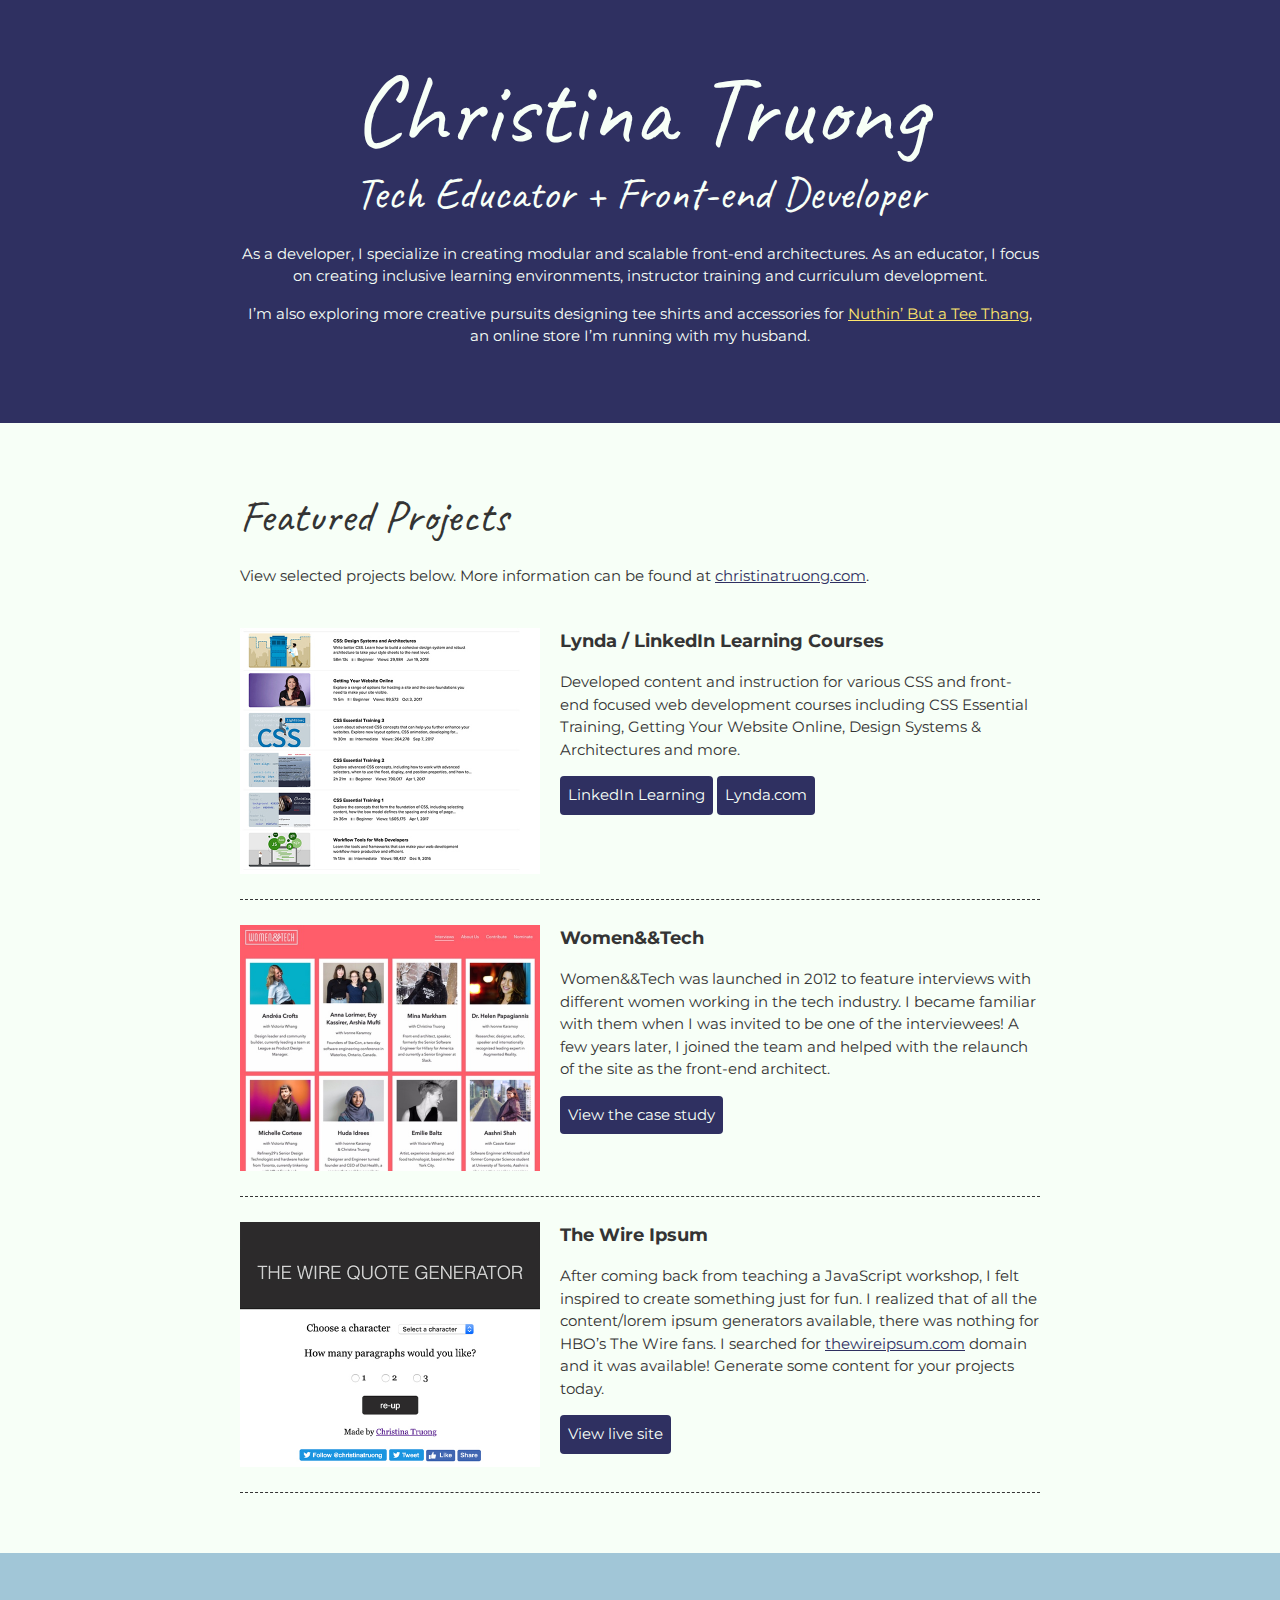
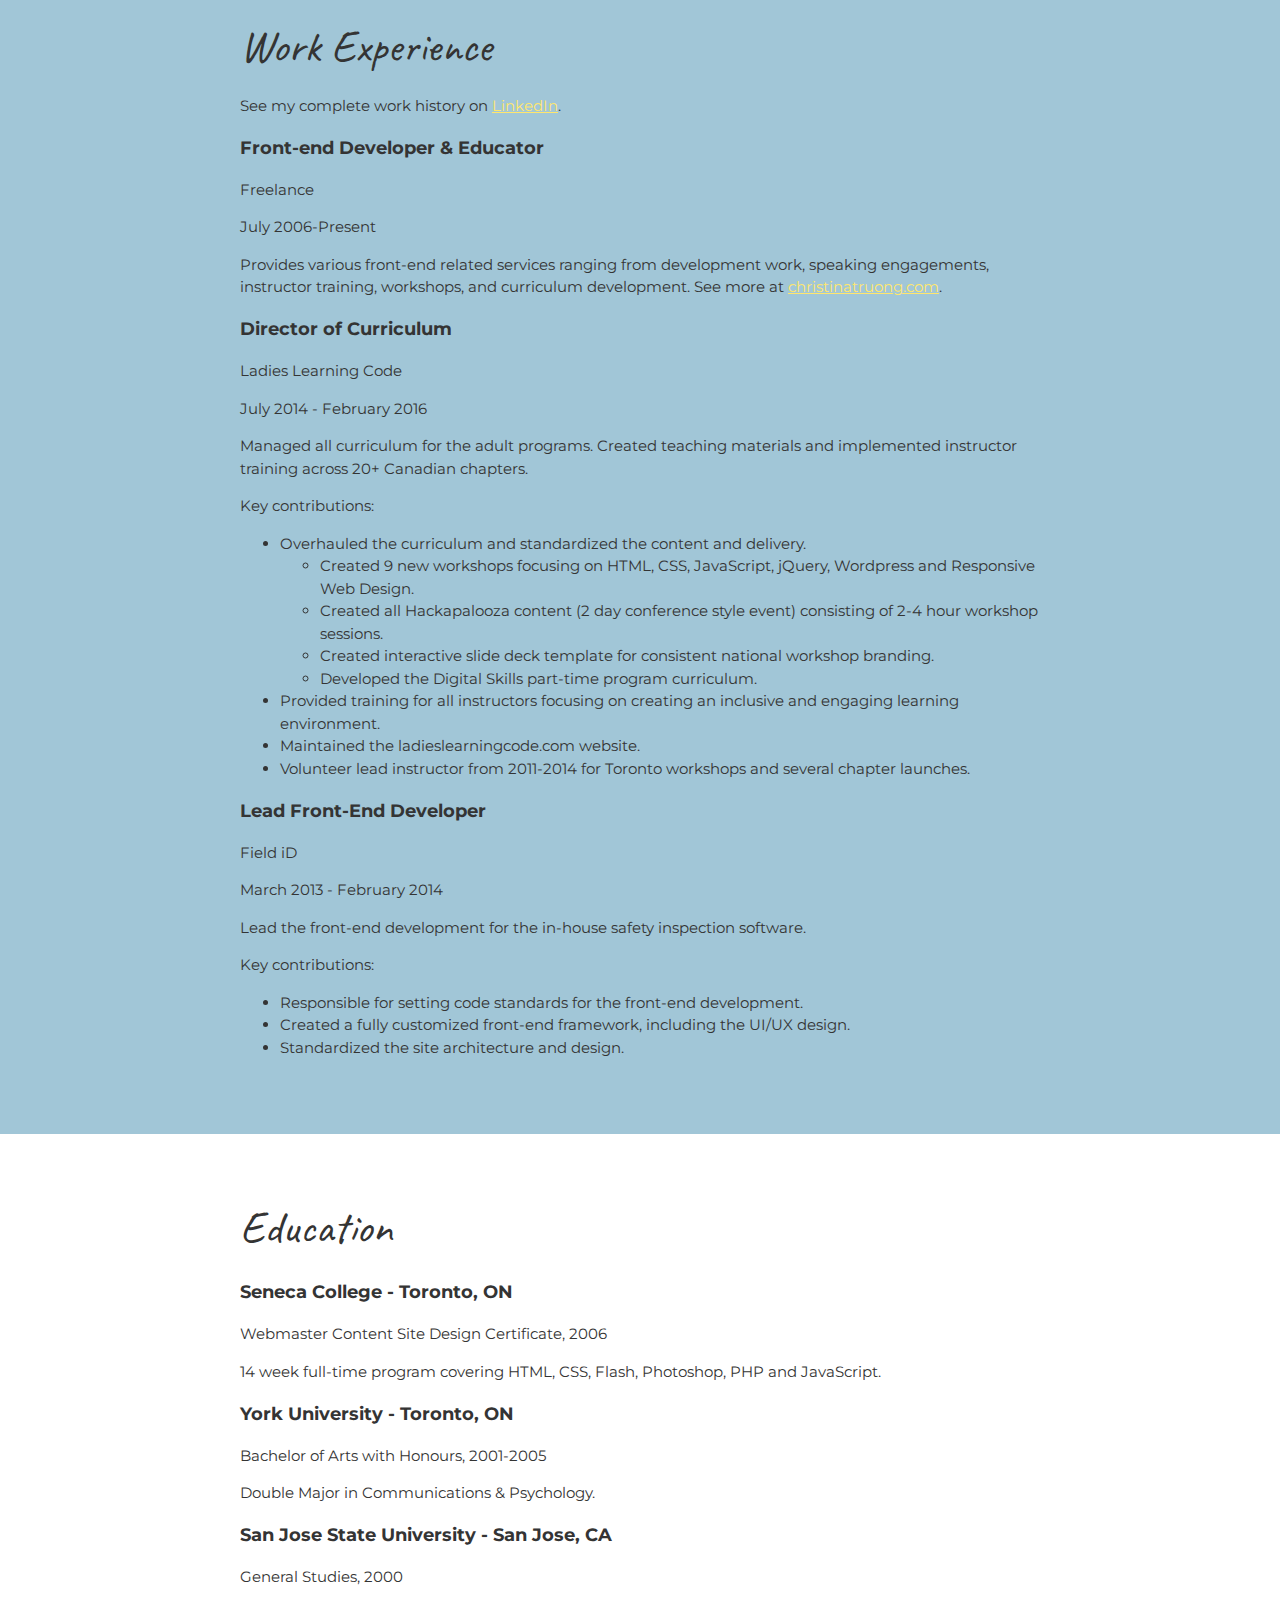
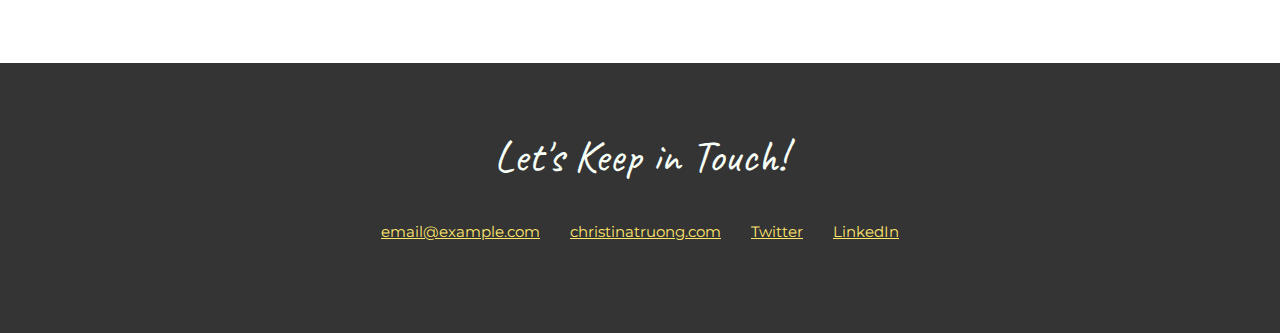
<file: css-essential-training-master/css-essential-training-master/Exercises/Ch6/06_12/css-portfolio/index.html>
<!DOCTYPE html>
<html lang="en">
  <head>
    <meta charset="UTF-8">
    <meta name="viewport" content="width=device-width, initial-scale=1.0">
    <title>Christina Truong, Tech Educator + Front-end Developer</title>
    <link href="https://fonts.googleapis.com/css?family=Caveat|Montserrat:400,600&display=swap" rel="stylesheet">
    <link rel="stylesheet" href="css/styles.css">
  </head>
  <body>
    <main>
      <!-- ***************  ABOUT / PROFILE  **************** -->
      <header>
        <div class="content-wrap">
          <h1>Christina Truong</h1>
          <h2>Tech Educator + Front-end Developer</h2>

          <p>As a developer, I specialize in creating modular and scalable front-end architectures. As an educator, I focus on creating inclusive learning environments, instructor training and curriculum development.</p>
          <p>I’m also exploring more creative pursuits designing tee shirts and accessories for <a href="http://teethang.com" target="_blank">Nuthin’ But a Tee Thang</a>, an online store I’m running with my husband.</p>
        </div>
      </header>

      <!-- ************ PROJECTS / PORTFOLIO  ************** -->
      <section class="projects">
        <div class="content-wrap">
          <h2>Featured Projects</h2>
          <p>View selected projects below. More information can be found at <a href="http://christinatruong.com">christinatruong.com</a>.</p>

          <!-- Project 1 -->
          <section class="project-item">
            <img src="images/project-courses.jpg" alt="Lynda & LinkedIn Learning course list">
            <h3>Lynda / LinkedIn Learning Courses</h3>
            <p>Developed content and instruction for various CSS and front-end focused web development courses including CSS Essential Training, Getting Your Website Online, Design Systems & Architectures and more.</p>
            <a class="btn" href="https://www.linkedin.com/learning/instructors/christina-truong?u=2125562" target="_blank">LinkedIn Learning</a>
            <a class="btn" href="https://www.lynda.com/Christina-Truong/7842227-1.html">Lynda.com</a>
          </section>

          <!-- Project 2 -->
          <section class="project-item">
            <img src="images/project-women-tech.jpg" alt="Women and Tech website">
            <h3>Women&&Tech</h3>
            <p>Women&&Tech was launched in 2012 to feature interviews with different women working in the tech industry. I became familiar with them when I was invited to be one of the interviewees! A few years later, I joined the team and helped with the relaunch of the site as the front-end architect.</p>
            <a class="btn" href="http://christinatruong.com/projects/women-and-tech-redesign.html" target="_blank">View the case study</a>
          </section>

          <!-- Project 3 -->
          <section class="project-item">
            <img src="images/project-wire-ipsum.jpg" alt="The Wire Ipsum website">
            <h3>The Wire Ipsum</h3>
            <p>After coming back from teaching a JavaScript workshop, I felt inspired to create something just for fun. I realized that of all the content/lorem ipsum generators available, there was nothing for HBO’s The Wire fans. I searched for <a href="http://thewireipsum.com" target="_blank">thewireipsum.com</a> domain and it was available! Generate some content for your projects today.</p>
            <a class="btn" href="http://thewireipsum.com" target="_blank">View live site</a>
          </section>
        </div>
      </section>

      <!-- ****************  WORK EXPERIENCE  ******************** -->
      <section class="work-experience">
        <div class="content-wrap">
          <h2>Work Experience</h2>
          <p>See my complete work history on <a href="https://www.linkedin.com/in/christinatruong/">LinkedIn</a>.</p>

          <!-- Job 1 -->
          <section>
            <h3>Front-end Developer & Educator</h3>
            <p>Freelance</p>
            <p>July 2006-Present</p>
            <p>Provides various front-end related services ranging from development work, speaking engagements, instructor training, workshops, and curriculum development. See more at  <a href="http://christinatruong.com">christinatruong.com</a>.</p>
          </section>

          <!-- Job 2 -->
          <section>
            <h3>Director of Curriculum</h3>
            <p>Ladies Learning Code</p>
            <p>July 2014 - February 2016</p>
            <p>Managed all curriculum for the adult programs. Created teaching materials and implemented instructor training across 20+ Canadian chapters.</p>
            <p>Key contributions:</p>
            <ul>
              <li>Overhauled the curriculum and standardized the content and delivery.
                <ul>
                  <li>Created 9 new workshops focusing on HTML, CSS, JavaScript, jQuery, Wordpress and Responsive Web Design.</li>
                  <li>Created all Hackapalooza content (2 day conference style event) consisting of 2-4 hour workshop sessions.</li>
                  <li>Created interactive slide deck template for consistent national workshop branding.</li>
                  <li>Developed the Digital Skills part-time program curriculum.</li>
                </ul>
              </li>
              <li>Provided training for all instructors focusing on creating an inclusive and engaging learning environment.</li>
              <li>Maintained the ladieslearningcode.com website.</li>
              <li>Volunteer lead instructor from 2011-2014 for Toronto workshops and several chapter launches.</li>
            </ul>
          </section>

          <!-- Job 3 -->
          <section>
            <h3>Lead Front-End Developer</h3>
            <p>Field iD</p>
            <p>March 2013 - February 2014</p>
            <p>Lead the front-end development for the in-house safety inspection software.</p>
            <p>Key contributions:</p>
            <ul>
              <li>Responsible for setting code standards for the front-end development.</li>
              <li>Created a fully customized front-end framework, including the UI/UX design.</li>
              <li>Standardized the site architecture and design.</li>
            </ul>
          </section>
        </div>
      </section>

      <!-- *************  EDUCATION & CERTIFICATIONS *********** -->
      <section class="education">
        <div class="content-wrap">
          <h2>Education</h2>

          <section>
            <h3>Seneca College - Toronto, ON</h3>
            <p>Webmaster Content Site Design Certificate, 2006</p>
            <p>14 week full-time program covering HTML, CSS, Flash, Photoshop, PHP and JavaScript.</p>
          </section>

          <section>
            <h3>York University - Toronto, ON</h3>
            <p>Bachelor of Arts with Honours, 2001-2005</p>
            <p>Double Major in Communications & Psychology.</p>
          </section>

          <section>
            <h3>San Jose State University - San Jose, CA</h3>
            <p>General Studies, 2000</p>
          </section>
        </div>
      </section>

      <!-- ************  CONTACT INFO / SOCIAL MEDIA  ************ -->
      <footer>
        <div class="content-wrap">
          <h2>Let's Keep in Touch!</h2>

          <!-- Social media and contact links. Add or remove any networks. -->
          <ul class="contact-list">
            <li><a href="mailto:email@example.com">email@example.com</a></li>
            <li><a href="http://christinatruong.com" target="_blank">christinatruong.com</a></li>
            <li><a href="http://twitter.com/christinatruong" target="_blank">Twitter</a></li>
            <li><a href="#" target="_blank">LinkedIn</a></li>
          </ul>
        </div>
      </footer>
    </main>
  </body>
</html>
</file>
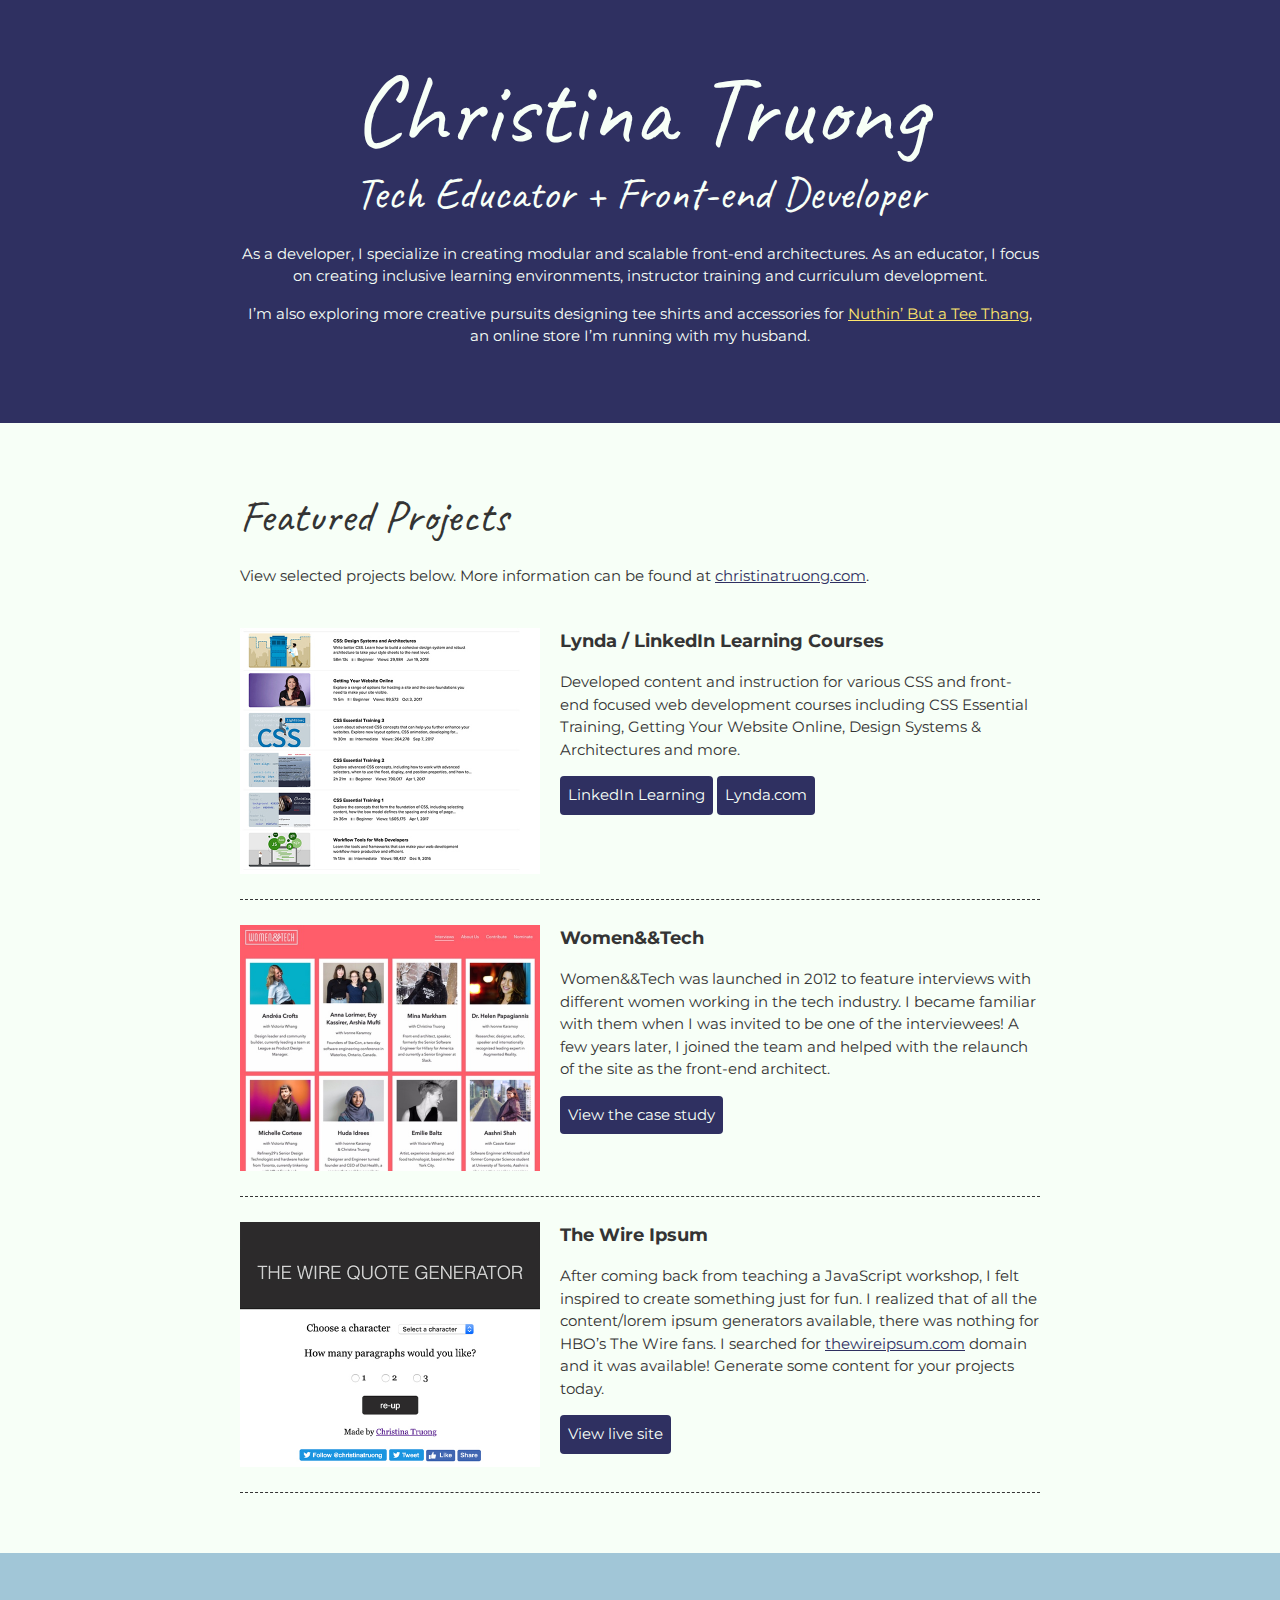
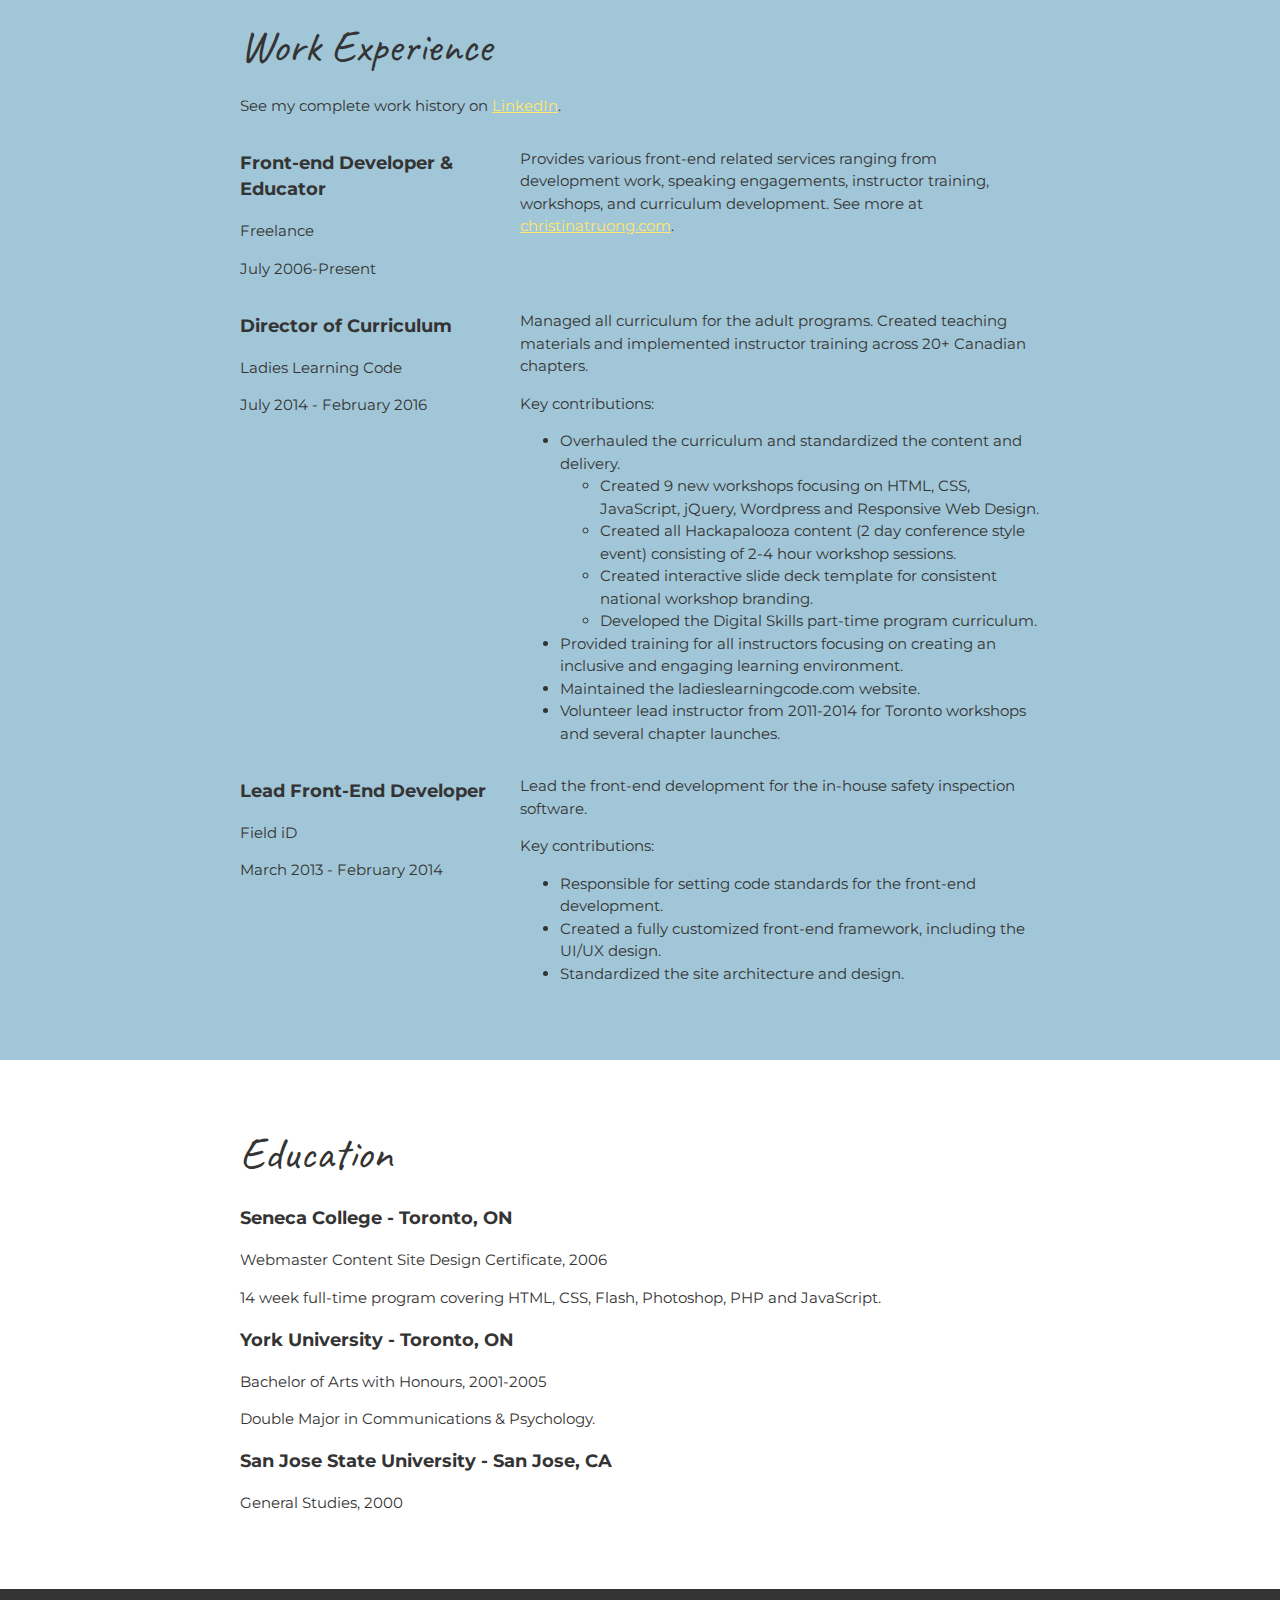
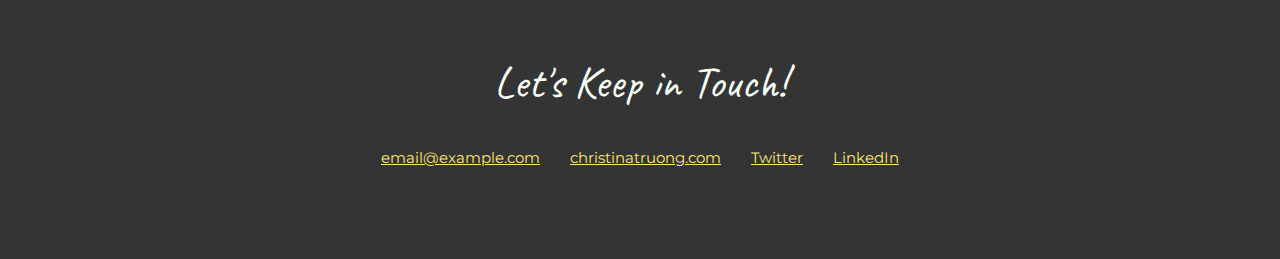
<file: css-essential-training-master/css-essential-training-master/Exercises/Ch7/07_03/css-portfolio/index.html>
<!DOCTYPE html>
<html lang="en">
  <head>
    <meta charset="UTF-8">
    <meta name="viewport" content="width=device-width, initial-scale=1.0">
    <title>Christina Truong, Tech Educator + Front-end Developer</title>
    <link href="https://fonts.googleapis.com/css?family=Caveat|Montserrat:400,600&display=swap" rel="stylesheet">
    <link rel="stylesheet" href="css/styles.css">
  </head>
  <body>
    <main>
      <!-- ***************  ABOUT / PROFILE  **************** -->
      <header>
        <div class="content-wrap">
          <h1>Christina Truong</h1>
          <h2>Tech Educator + Front-end Developer</h2>

          <p>As a developer, I specialize in creating modular and scalable front-end architectures. As an educator, I focus on creating inclusive learning environments, instructor training and curriculum development.</p>
          <p>I’m also exploring more creative pursuits designing tee shirts and accessories for <a href="http://teethang.com" target="_blank">Nuthin’ But a Tee Thang</a>, an online store I’m running with my husband.</p>
        </div>
      </header>

      <!-- ************ PROJECTS / PORTFOLIO  ************** -->
      <section class="projects">
        <div class="content-wrap">
          <h2>Featured Projects</h2>
          <p>View selected projects below. More information can be found at <a href="http://christinatruong.com">christinatruong.com</a>.</p>

          <!-- Project 1 -->
          <section class="project-item">
            <img src="images/project-courses.jpg" alt="Lynda & LinkedIn Learning course list">
            <h3>Lynda / LinkedIn Learning Courses</h3>
            <p>Developed content and instruction for various CSS and front-end focused web development courses including CSS Essential Training, Getting Your Website Online, Design Systems & Architectures and more.</p>
            <a class="btn" href="https://www.linkedin.com/learning/instructors/christina-truong?u=2125562" target="_blank">LinkedIn Learning</a>
            <a class="btn" href="https://www.lynda.com/Christina-Truong/7842227-1.html">Lynda.com</a>
          </section>

          <!-- Project 2 -->
          <section class="project-item">
            <img src="images/project-women-tech.jpg" alt="Women and Tech website">
            <h3>Women&&Tech</h3>
            <p>Women&&Tech was launched in 2012 to feature interviews with different women working in the tech industry. I became familiar with them when I was invited to be one of the interviewees! A few years later, I joined the team and helped with the relaunch of the site as the front-end architect.</p>
            <a class="btn" href="http://christinatruong.com/projects/women-and-tech-redesign.html" target="_blank">View the case study</a>
          </section>

          <!-- Project 3 -->
          <section class="project-item">
            <img src="images/project-wire-ipsum.jpg" alt="The Wire Ipsum website">
            <h3>The Wire Ipsum</h3>
            <p>After coming back from teaching a JavaScript workshop, I felt inspired to create something just for fun. I realized that of all the content/lorem ipsum generators available, there was nothing for HBO’s The Wire fans. I searched for <a href="http://thewireipsum.com" target="_blank">thewireipsum.com</a> domain and it was available! Generate some content for your projects today.</p>
            <a class="btn" href="http://thewireipsum.com" target="_blank">View live site</a>
          </section>
        </div>
      </section>

      <!-- ****************  WORK EXPERIENCE  ******************** -->
      <section class="work-experience">
        <div class="content-wrap">
          <h2>Work Experience</h2>
          <p>See my complete work history on <a href="https://www.linkedin.com/in/christinatruong/">LinkedIn</a>.</p>

          <!-- Job 1 -->
          <section class="job-item">
            <div class="job-details">
              <h3>Front-end Developer & Educator</h3>
              <p>Freelance</p>
              <p>July 2006-Present</p>
            </div>
            <div class="job-summary">
              <p>Provides various front-end related services ranging from development work, speaking engagements, instructor training, workshops, and curriculum development. See more at  <a href="http://christinatruong.com">christinatruong.com</a>.</p>
            </div>
          </section>

          <!-- Job 2 -->
          <section class="job-item">
            <div class="job-details">
              <h3>Director of Curriculum</h3>
              <p>Ladies Learning Code</p>
              <p>July 2014 - February 2016</p>
            </div>
            <div class="job-summary">
              <p>Managed all curriculum for the adult programs. Created teaching materials and implemented instructor training across 20+ Canadian chapters.</p>
              <p>Key contributions:</p>
              <ul>
                <li>Overhauled the curriculum and standardized the content and delivery.
                  <ul>
                    <li>Created 9 new workshops focusing on HTML, CSS, JavaScript, jQuery, Wordpress and Responsive Web Design.</li>
                    <li>Created all Hackapalooza content (2 day conference style event) consisting of 2-4 hour workshop sessions.</li>
                    <li>Created interactive slide deck template for consistent national workshop branding.</li>
                    <li>Developed the Digital Skills part-time program curriculum.</li>
                  </ul>
                </li>
                <li>Provided training for all instructors focusing on creating an inclusive and engaging learning environment.</li>
                <li>Maintained the ladieslearningcode.com website.</li>
                <li>Volunteer lead instructor from 2011-2014 for Toronto workshops and several chapter launches.</li>
              </ul>
            </div>
          </section>

          <!-- Job 3 -->
          <section class="job-item">
            <div class="job-details">
              <h3>Lead Front-End Developer</h3>
              <p>Field iD</p>
              <p>March 2013 - February 2014</p>
            </div>
            <div class="job-summary">
              <p>Lead the front-end development for the in-house safety inspection software.</p>
              <p>Key contributions:</p>
              <ul>
                <li>Responsible for setting code standards for the front-end development.</li>
                <li>Created a fully customized front-end framework, including the UI/UX design.</li>
                <li>Standardized the site architecture and design.</li>
              </ul>
            </div>
          </section>
        </div>
      </section>

      <!-- *************  EDUCATION & CERTIFICATIONS *********** -->
      <section class="education">
        <div class="content-wrap">
          <h2>Education</h2>

          <section>
            <h3>Seneca College - Toronto, ON</h3>
            <p>Webmaster Content Site Design Certificate, 2006</p>
            <p>14 week full-time program covering HTML, CSS, Flash, Photoshop, PHP and JavaScript.</p>
          </section>

          <section>
            <h3>York University - Toronto, ON</h3>
            <p>Bachelor of Arts with Honours, 2001-2005</p>
            <p>Double Major in Communications & Psychology.</p>
          </section>

          <section>
            <h3>San Jose State University - San Jose, CA</h3>
            <p>General Studies, 2000</p>
          </section>
        </div>
      </section>

      <!-- ************  CONTACT INFO / SOCIAL MEDIA  ************ -->
      <footer>
        <div class="content-wrap">
          <h2>Let's Keep in Touch!</h2>

          <!-- Social media and contact links. Add or remove any networks. -->
          <ul class="contact-list">
            <li><a href="mailto:email@example.com">email@example.com</a></li>
            <li><a href="http://christinatruong.com" target="_blank">christinatruong.com</a></li>
            <li><a href="http://twitter.com/christinatruong" target="_blank">Twitter</a></li>
            <li><a href="#" target="_blank">LinkedIn</a></li>
          </ul>
        </div>
      </footer>
    </main>
  </body>
</html>
</file>
<file: css/style.css>
/*
COLOR PALETTE
https://coolors.co/f7fff7-343434-2f3061-ffe66d-a1c6d7
#F7FFF7 - almost white
#343434 - dark gray - almost black
#2F3061 - blue dark
#FFE66D - yellow
#A1C6D7 - blue light
*/


/* Global styles
------------------------------------*/

@counter-style circled-alpha {
    system: fixed;
    symbols: Ⓐ Ⓑ Ⓒ Ⓓ Ⓔ Ⓕ Ⓖ Ⓗ Ⓘ Ⓙ Ⓚ Ⓛ Ⓜ Ⓝ Ⓞ Ⓟ Ⓠ Ⓡ Ⓢ Ⓣ Ⓤ Ⓥ Ⓦ Ⓧ Ⓨ Ⓩ;
    suffix: " ";
}

body {
    color: #343434;
    margin: 0;
    padding: 0;
    font-family: 'Montserrat', sans-serif;
}

img {
    width: 300px;
}

a {
    color: #1d2ec9;
}

a:hover {
    text-decoration: underline dotted;
    color: orange;
}

h1,
h2 {
    font-family: 'Caveat', cursive;
}

.content-wrap {
    width: 800px;
    margin: 0 auto;
    padding: 60px 0;
}


/* Profile
------------------------------------*/

header {
    background: #2F3061;
    color: #F7FFF7;
}


/* Projects
------------------------------------*/

.projects {
    background: #F7FFF7;
}

.projects a {
    color: #2F3061;
}

.projects .btn {
    color: #F7FFF7;
    background: #2F3061;
    text-decoration: none;
    padding: 8px;
    border-radius: 4px;
}

.projects .btn:hover {
    background: rgba(47, 48, 97, 80%);
}


/* Work Experience
------------------------------------*/

.work-experience {
    background: #A1C6D7;
    margin-top: 30px;
}

.exp {
    display: inline;
    margin-left: 10px;
    /*margin-top:px; */
}


/* Education
------------------------------------*/


/* Contact Info
------------------------------------*/

footer {
    background: #b0c764;
    color: #F7FFF7;
}

footer ul li {
    list-style: circled-alpha;
}
</file>
<file: css-essential-training-master/css-essential-training-master/css-portfolio/css/styles.css>
/*
COLOR PALETTE
https://coolors.co/f7fff7-343434-2f3061-ffe66d-a1c6d7
#F7FFF7 - almost white
#343434 - dark gray - almost black
#2F3061 - blue dark
#FFE66D - yellow
#A1C6D7 - blue light
*/


/* Global styles
------------------------------------*/
html {
  box-sizing: border-box;
}
*, *:before, *:after {
  box-sizing: inherit;
}

body {
  color: #343434;
  margin: 0;
  padding: 0;
  font-family: 'Montserrat', sans-serif;
  font-size: 15px;
  line-height: 1.5;
}
img {
  width: 300px;
}
a {
  color: #FFE66D;
}
a:hover {
  text-decoration: none;
}
h1, h2 {
  font-family: 'Caveat', cursive;
  font-weight: 400;
  margin: 0;
}
h1 {
  font-size: 100px;
  line-height: 1;
}
h2 {
  font-size: 45px;
}

.content-wrap {
  max-width: 800px;
  width: 85%;
  margin: 0 auto;
  padding: 60px 0;
}
.item-details h3 {
  margin-bottom: 0;
}
.item-details h3 + p {
  font-style: italic;
}
.item-details h3 ~ p {
  margin: 0;
}
.divider > section {
  overflow: hidden;
  border-bottom: 1px dashed #343434;
  padding: 25px 0;
}
.divider > section:last-of-type {
  border: none;
}


/* Profile
------------------------------------*/
header {
  background: #2F3061;
  color: #F7FFF7;
}


/* Projects
------------------------------------*/
.projects {
  background: #F7FFF7;
}
.projects a {
  color: #2F3061;
}
.projects .btn {
  background: #2F3061;
  color: #F7FFF7;
  text-decoration: none;
  padding: 8px;
  border-radius: 4px;
  display: inline-block;
}
.projects .btn:hover {
  background: rgba(47,48,97,80%);
}
.project-item h3 {
  margin-top: 0;
}



/* Work Experience
------------------------------------*/
.work-experience {
  background: #A1C6D7;
}



/* Education
------------------------------------*/
.education {
  background-image: url(../images/joanna-kosinska-unsplash.jpg);
  background-position: top right;
  background-size: cover;
  padding-bottom: 100px;
}
.education p {
  width: 60%;
}


/* Contact Info
------------------------------------*/
footer {
  background: #343434;
  color: #F7FFF7;
}
.contact-list {
  list-style-type: none;
  padding: 0;
}
.contact-list a {
  padding: 5px;
  display: inline-block;
}


/* Responsive
------------------------------------*/
@media screen and (min-width: 750px) {

  header, footer {
    text-align: center;
  }

  .project-item img {
    float: left;
    margin-right: 20px;
  }

  .job-item {
    display: grid;
    grid-template-columns: 1fr 2fr;
    column-gap: 20px;
  }

  .contact-list {
    display: flex;
    justify-content: center;
  }
  .contact-list a {
    padding: 15px;
  }
}

@media screen and (max-width: 749px) {
  h1 {
    font-size: 75px;
    line-height: 0.9;
    margin-bottom: 20px;
  }
  h2 {
    line-height: 1;
  }
}
</file>
<file: css-essential-training-master/css-essential-training-master/Exercises/Ch2/02_12/css-portfolio/css/styles.css>
img {
  width: 300px;
}
</file>
<file: css-essential-training-master/css-essential-training-master/Exercises/Ch2/02_14/css-portfolio/css/styles.css>
/*
COLOR PALETTE
https://coolors.co/f7fff7-343434-2f3061-ffe66d-a1c6d7
#F7FFF7 - almost white
#343434 - dark gray - almost black
#2F3061 - blue dark
#FFE66D - yellow
#A1C6D7 - blue light
*/


/* Global styles
------------------------------------*/

body {
    color: #343434;
}

img {
    width: 300px;
}


/* Profile
------------------------------------*/

header {
    background: #2F3061;
    color: #F7FFF7;
}


/* Projects
------------------------------------*/

.projects {
    background: #F7FFF7;
}


/* Work Experience
------------------------------------*/

.work-experience {
    background: #A1C6D7;
}


/* Education
------------------------------------*/


/* Contact Info
------------------------------------*/

footer {
    background: #343434;
    color: #F7FFF7;
}
</file>
<file: css-essential-training-master/css-essential-training-master/Exercises/Ch3/03_08/css-portfolio/css/styles.css>
/*
COLOR PALETTE
https://coolors.co/f7fff7-343434-2f3061-ffe66d-a1c6d7
#F7FFF7 - almost white
#343434 - dark gray - almost black
#2F3061 - blue dark
#FFE66D - yellow
#A1C6D7 - blue light
*/


/* Global styles
------------------------------------*/

body {
    color: #343434;
}

img {
    width: 300px;
}

a {
    color: #FFE66D;
    text-decoration: underline;
}

a:hover {
    text-decoration: none;
}


/* Profile
------------------------------------*/

header {
    background: #2F3061;
    color: #F7FFF7;
}


/* Projects
------------------------------------*/

.projects {
    background: #F7FFF7;
}

.projects a {
    color: #2F3061;
}

.projects .btn {
    color: #F7FFF7;
    background: #2F3061;
    text-decoration: none;
    padding: 8px;
    border-radius: 4px;
}

.projects .btn:hover {
    background: rgba(184, 181, 46, 1);
}


/* Work Experience
------------------------------------*/

.work-experience {
    background: #A1C6D7;
}


/* Education
------------------------------------*/


/* Contact Info
------------------------------------*/

footer {
    background: #343434;
    color: #F7FFF7;
}
</file>
<file: css-essential-training-master/css-essential-training-master/Exercises/Ch3/03_09/css-portfolio/css/styles.css>
/*
COLOR PALETTE
https://coolors.co/f7fff7-343434-2f3061-ffe66d-a1c6d7
#F7FFF7 - almost white
#343434 - dark gray - almost black
#2F3061 - blue dark
#FFE66D - yellow
#A1C6D7 - blue light
*/


/* Global styles
------------------------------------*/
body {
  color: #343434;
  margin: 0;
  padding: 0;
}
img {
  width: 300px;
}
a {
  color: #FFE66D;
}
a:hover {
  text-decoration: none;
}
.content-wrap {
  width: 800px;
  margin: 0 auto;
}


/* Profile
------------------------------------*/
header {
  background: #2F3061;
  color: #F7FFF7;
}


/* Projects
------------------------------------*/
.projects {
  background: #F7FFF7;
}
.projects a {
  color: #2F3061;
}
.projects .btn {
  color: #F7FFF7;
  background: #2F3061;
  text-decoration: none;
  padding: 8px;
  border-radius: 4px;
}
.projects .btn:hover {
  background: rgba(47, 48, 97, 80%);
}


/* Work Experience
------------------------------------*/
.work-experience {
  background: #A1C6D7;
}


/* Education
------------------------------------*/



/* Contact Info
------------------------------------*/
footer {
  background: #343434;
  color: #F7FFF7;
}
</file>
<file: css-essential-training-master/css-essential-training-master/Exercises/Ch4/04_10/css-portfolio/css/styles.css>
/*
COLOR PALETTE
https://coolors.co/f7fff7-343434-2f3061-ffe66d-a1c6d7
#F7FFF7 - almost white
#343434 - dark gray - almost black
#2F3061 - blue dark
#FFE66D - yellow
#A1C6D7 - blue light
*/


/* Global styles
------------------------------------*/
body {
  color: #343434;
  margin: 0;
  padding: 0;
  font-family: 'Montserrat', sans-serif;
}
img {
  width: 300px;
}
a {
  color: #FFE66D;
}
a:hover {
  text-decoration: none;
}
h2 {
  margin: 0;
}
h1, h2 {
  font-family: 'Caveat', cursive;
}
.content-wrap {
  width: 800px;
  margin: 0 auto;
  padding: 60px 0;
}



/* Profile
------------------------------------*/
header {
  background: #2F3061;
  color: #F7FFF7;
}


/* Projects
------------------------------------*/
.projects {
  background: #F7FFF7;
}
.projects a {
  color: #2F3061;
}
.projects .btn {
  color: #F7FFF7;
  background: #2F3061;
  text-decoration: none;
  padding: 8px;
  border-radius: 4px;
  display: inline-block;
}
.projects .btn:hover {
  background: rgba(47, 48, 97, 80%);
}


/* Work Experience
------------------------------------*/
.work-experience {
  background: #A1C6D7;
}


/* Education
------------------------------------*/



/* Contact Info
------------------------------------*/
footer {
  background: #343434;
  color: #F7FFF7;
}
</file>
<file: css-essential-training-master/css-essential-training-master/Exercises/Ch5/05_04/css-portfolio/css/styles.css>
/*
COLOR PALETTE
https://coolors.co/f7fff7-343434-2f3061-ffe66d-a1c6d7
#F7FFF7 - almost white
#343434 - dark gray - almost black
#2F3061 - blue dark
#FFE66D - yellow
#A1C6D7 - blue light
*/


/* Global styles
------------------------------------*/
body {
  color: #343434;
  margin: 0;
  padding: 0;
  font-family: 'Montserrat', sans-serif;
  font-size: 15px;
  line-height: 1.5;
}
img {
  width: 300px;
}
a {
  color: #FFE66D;
}
a:hover {
  text-decoration: none;
}
h1 {
  font-size: 100px;
  line-height: 1;
}
h2 {
  font-size: 45px;
}
h1, h2 {
  font-family: 'Caveat', cursive;
  font-weight: 400;
  margin: 0;
}
.content-wrap {
  width: 800px;
  margin: 0 auto;
  padding: 60px 0;
}



/* Profile
------------------------------------*/
header {
  background: #2F3061;
  color: #F7FFF7;
}


/* Projects
------------------------------------*/
.projects {
  background: #F7FFF7;
}
.projects a {
  color: #2F3061;
}
.projects .btn {
  color: #F7FFF7;
  background: #2F3061;
  text-decoration: none;
  padding: 8px;
  border-radius: 4px;
  display: inline-block;
}
.projects .btn:hover {
  background: rgba(47, 48, 97, 80%);
}


/* Work Experience
------------------------------------*/
.work-experience {
  background: #A1C6D7;
}


/* Education
------------------------------------*/



/* Contact Info
------------------------------------*/
footer {
  background: #343434;
  color: #F7FFF7;
}
</file>
<file: css-essential-training-master/css-essential-training-master/Exercises/Ch6/06_07/css-portfolio/css/styles.css>
/*
COLOR PALETTE
https://coolors.co/f7fff7-343434-2f3061-ffe66d-a1c6d7
#F7FFF7 - almost white
#343434 - dark gray - almost black
#2F3061 - blue dark
#FFE66D - yellow
#A1C6D7 - blue light
*/


/* Global styles
------------------------------------*/
html {
  box-sizing: border-box;
}
*, *:before, *:after {
  box-sizing: inherit;
}

body {
  color: #343434;
  margin: 0;
  padding: 0;
  font-family: 'Montserrat', sans-serif;
  font-size: 15px;
  line-height: 1.5;
}
img {
  width: 300px;
}
a {
  color: #FFE66D;
}
a:hover {
  text-decoration: none;
}
h1 {
  font-size: 100px;
  line-height: 1;
}
h2 {
  font-size: 45px;
}
h1, h2 {
  font-family: 'Caveat', cursive;
  font-weight: 400;
  margin: 0;
}
.content-wrap {
  width: 800px;
  margin: 0 auto;
  padding: 60px 0;
}



/* Profile
------------------------------------*/
header {
  background: #2F3061;
  color: #F7FFF7;
}


/* Projects
------------------------------------*/
.projects {
  background: #F7FFF7;
}
.projects a {
  color: #2F3061;
}
.projects .btn {
  color: #F7FFF7;
  background: #2F3061;
  text-decoration: none;
  padding: 8px;
  border-radius: 4px;
  display: inline-block;
}
.projects .btn:hover {
  background: rgba(47, 48, 97, 80%);
}
.project-item {
  overflow: hidden;
  border-bottom: 1px dashed #343434;
  padding: 25px 0;
}
.project-item img {
  float: left;
  margin-right: 20px;
}
.project-item h3 {
  margin-top: 0;
}


/* Work Experience
------------------------------------*/
.work-experience {
  background: #A1C6D7;
}


/* Education
------------------------------------*/



/* Contact Info
------------------------------------*/
footer {
  background: #343434;
  color: #F7FFF7;
}
</file>
<file: css-essential-training-master/css-essential-training-master/Exercises/Ch6/06_12/css-portfolio/css/styles.css>
/*
COLOR PALETTE
https://coolors.co/f7fff7-343434-2f3061-ffe66d-a1c6d7
#F7FFF7 - almost white
#343434 - dark gray - almost black
#2F3061 - blue dark
#FFE66D - yellow
#A1C6D7 - blue light
*/


/* Global styles
------------------------------------*/
html {
  box-sizing: border-box;
}
*, *:before, *:after {
  box-sizing: inherit;
}

body {
  color: #343434;
  margin: 0;
  padding: 0;
  font-family: 'Montserrat', sans-serif;
  font-size: 15px;
  line-height: 1.5;
}
img {
  width: 300px;
}
a {
  color: #FFE66D;
}
a:hover {
  text-decoration: none;
}
h1 {
  font-size: 100px;
  line-height: 1;
}
h2 {
  font-size: 45px;
}
h1, h2 {
  font-family: 'Caveat', cursive;
  font-weight: 400;
  margin: 0;
}
.content-wrap {
  width: 800px;
  margin: 0 auto;
  padding: 60px 0;
}



/* Profile
------------------------------------*/
header {
  background: #2F3061;
  color: #F7FFF7;
  text-align: center;
}


/* Projects
------------------------------------*/
.projects {
  background: #F7FFF7;
}
.projects a {
  color: #2F3061;
}
.projects .btn {
  color: #F7FFF7;
  background: #2F3061;
  text-decoration: none;
  padding: 8px;
  border-radius: 4px;
  display: inline-block;
}
.projects .btn:hover {
  background: rgba(47, 48, 97, 80%);
}
.project-item {
  overflow: hidden;
  border-bottom: 1px dashed #343434;
  padding: 25px 0;
}
.project-item img {
  float: left;
  margin-right: 20px;
}
.project-item h3 {
  margin-top: 0;
}


/* Work Experience
------------------------------------*/
.work-experience {
  background: #A1C6D7;
}


/* Education
------------------------------------*/



/* Contact Info
------------------------------------*/
footer {
  background: #343434;
  color: #F7FFF7;
  text-align: center;
}
.contact-list {
  list-style-type: none;
  padding: 0;
  display: flex;
  justify-content: center;
}
.contact-list a {
  padding: 15px;
  display: inline-block;
}
</file>
<file: css-essential-training-master/css-essential-training-master/Exercises/Ch7/07_03/css-portfolio/css/styles.css>
/*
COLOR PALETTE
https://coolors.co/f7fff7-343434-2f3061-ffe66d-a1c6d7
#F7FFF7 - almost white
#343434 - dark gray - almost black
#2F3061 - blue dark
#FFE66D - yellow
#A1C6D7 - blue light
*/


/* Global styles
------------------------------------*/
html {
  box-sizing: border-box;
}
*, *:before, *:after {
  box-sizing: inherit;
}

body {
  color: #343434;
  margin: 0;
  padding: 0;
  font-family: 'Montserrat', sans-serif;
  font-size: 15px;
  line-height: 1.5;
}
img {
  width: 300px;
}
a {
  color: #FFE66D;
}
a:hover {
  text-decoration: none;
}
h1 {
  font-size: 100px;
  line-height: 1;
}
h2 {
  font-size: 45px;
}
h1, h2 {
  font-family: 'Caveat', cursive;
  font-weight: 400;
  margin: 0;
}
.content-wrap {
  width: 800px;
  margin: 0 auto;
  padding: 60px 0;
}



/* Profile
------------------------------------*/
header {
  background: #2F3061;
  color: #F7FFF7;
  text-align: center;
}


/* Projects
------------------------------------*/
.projects {
  background: #F7FFF7;
}
.projects a {
  color: #2F3061;
}
.projects .btn {
  color: #F7FFF7;
  background: #2F3061;
  text-decoration: none;
  padding: 8px;
  border-radius: 4px;
  display: inline-block;
}
.projects .btn:hover {
  background: rgba(47, 48, 97, 80%);
}
.project-item {
  overflow: hidden;
  border-bottom: 1px dashed #343434;
  padding: 25px 0;
}
.project-item img {
  float: left;
  margin-right: 20px;
}
.project-item h3 {
  margin-top: 0;
}


/* Work Experience
------------------------------------*/
.work-experience {
  background: #A1C6D7;
}
.job-item {
  display: grid;
  grid-template-columns: 1fr 2fr;
  column-gap: 20px;
}


/* Education
------------------------------------*/



/* Contact Info
------------------------------------*/
footer {
  background: #343434;
  color: #F7FFF7;
  text-align: center;
}
.contact-list {
  list-style-type: none;
  padding: 0;
  display: flex;
  justify-content: center;
}
.contact-list a {
  padding: 15px;
  display: inline-block;
}
</file>
